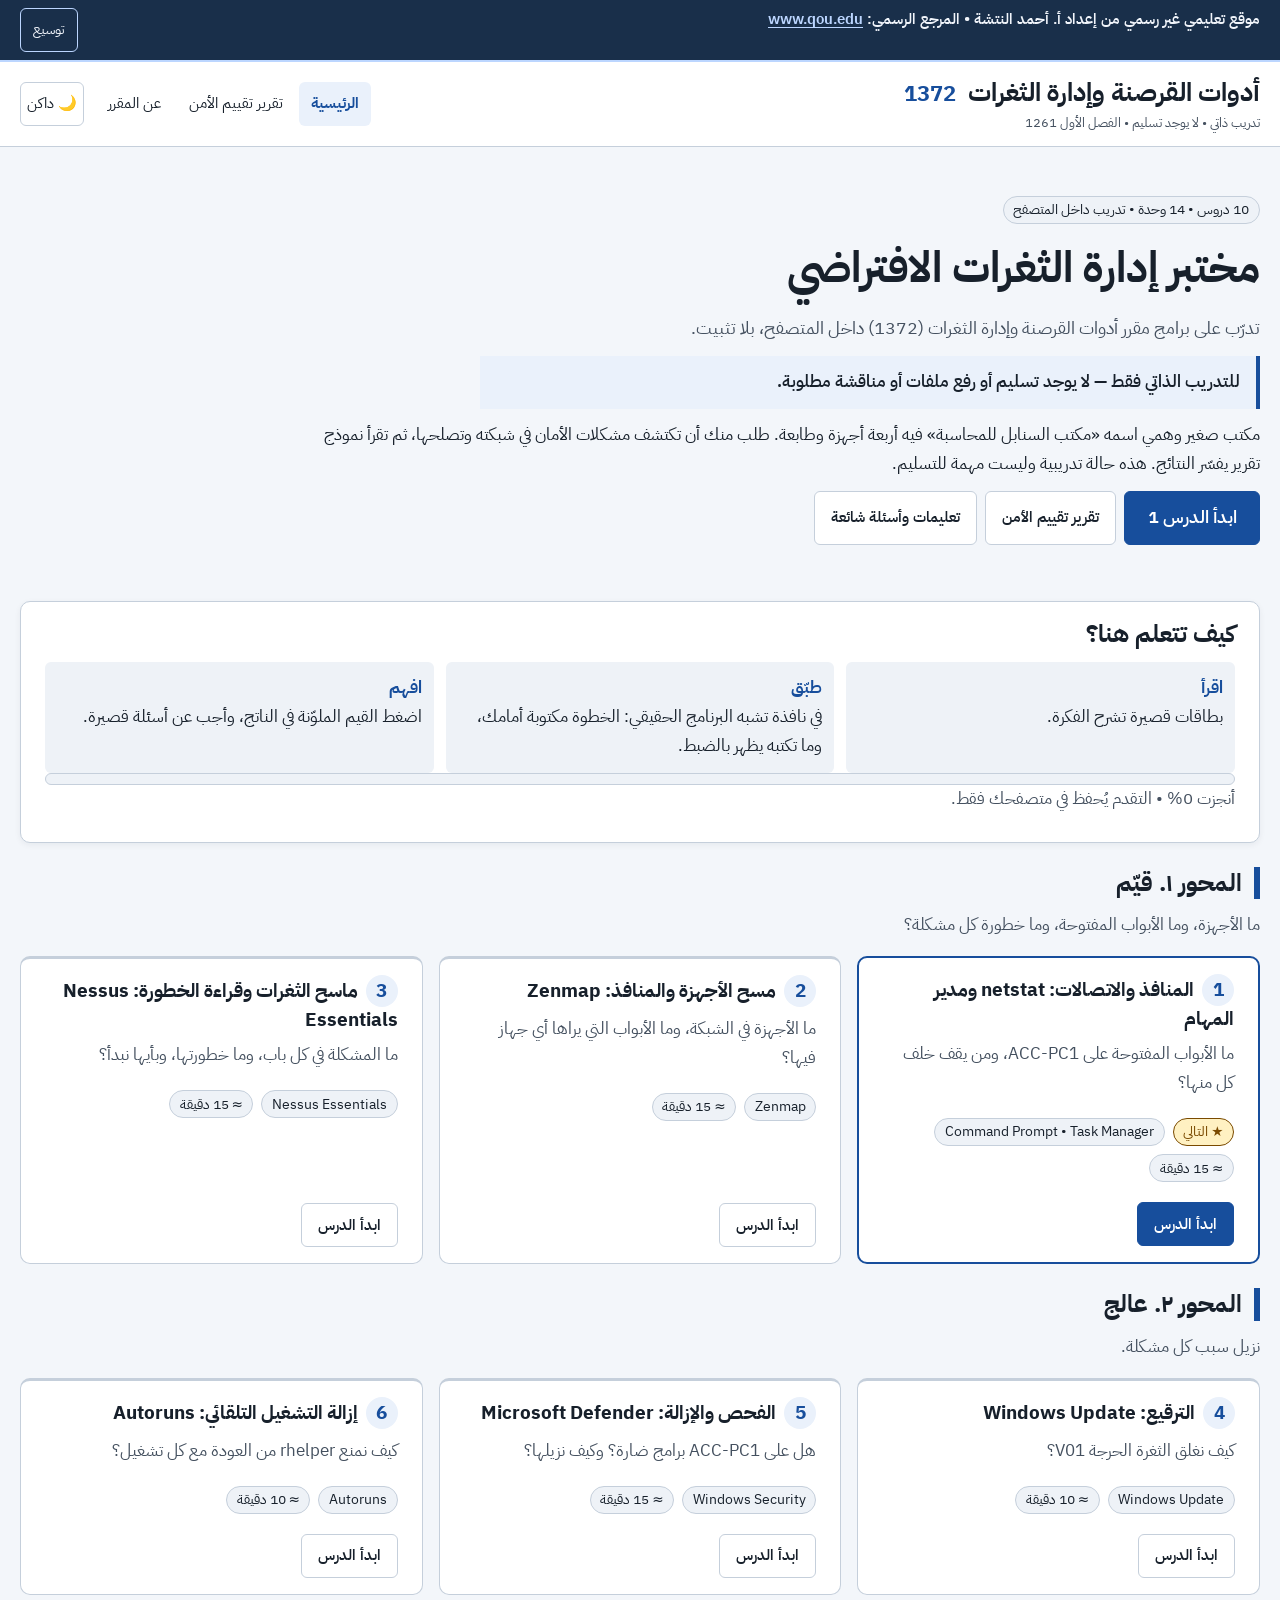
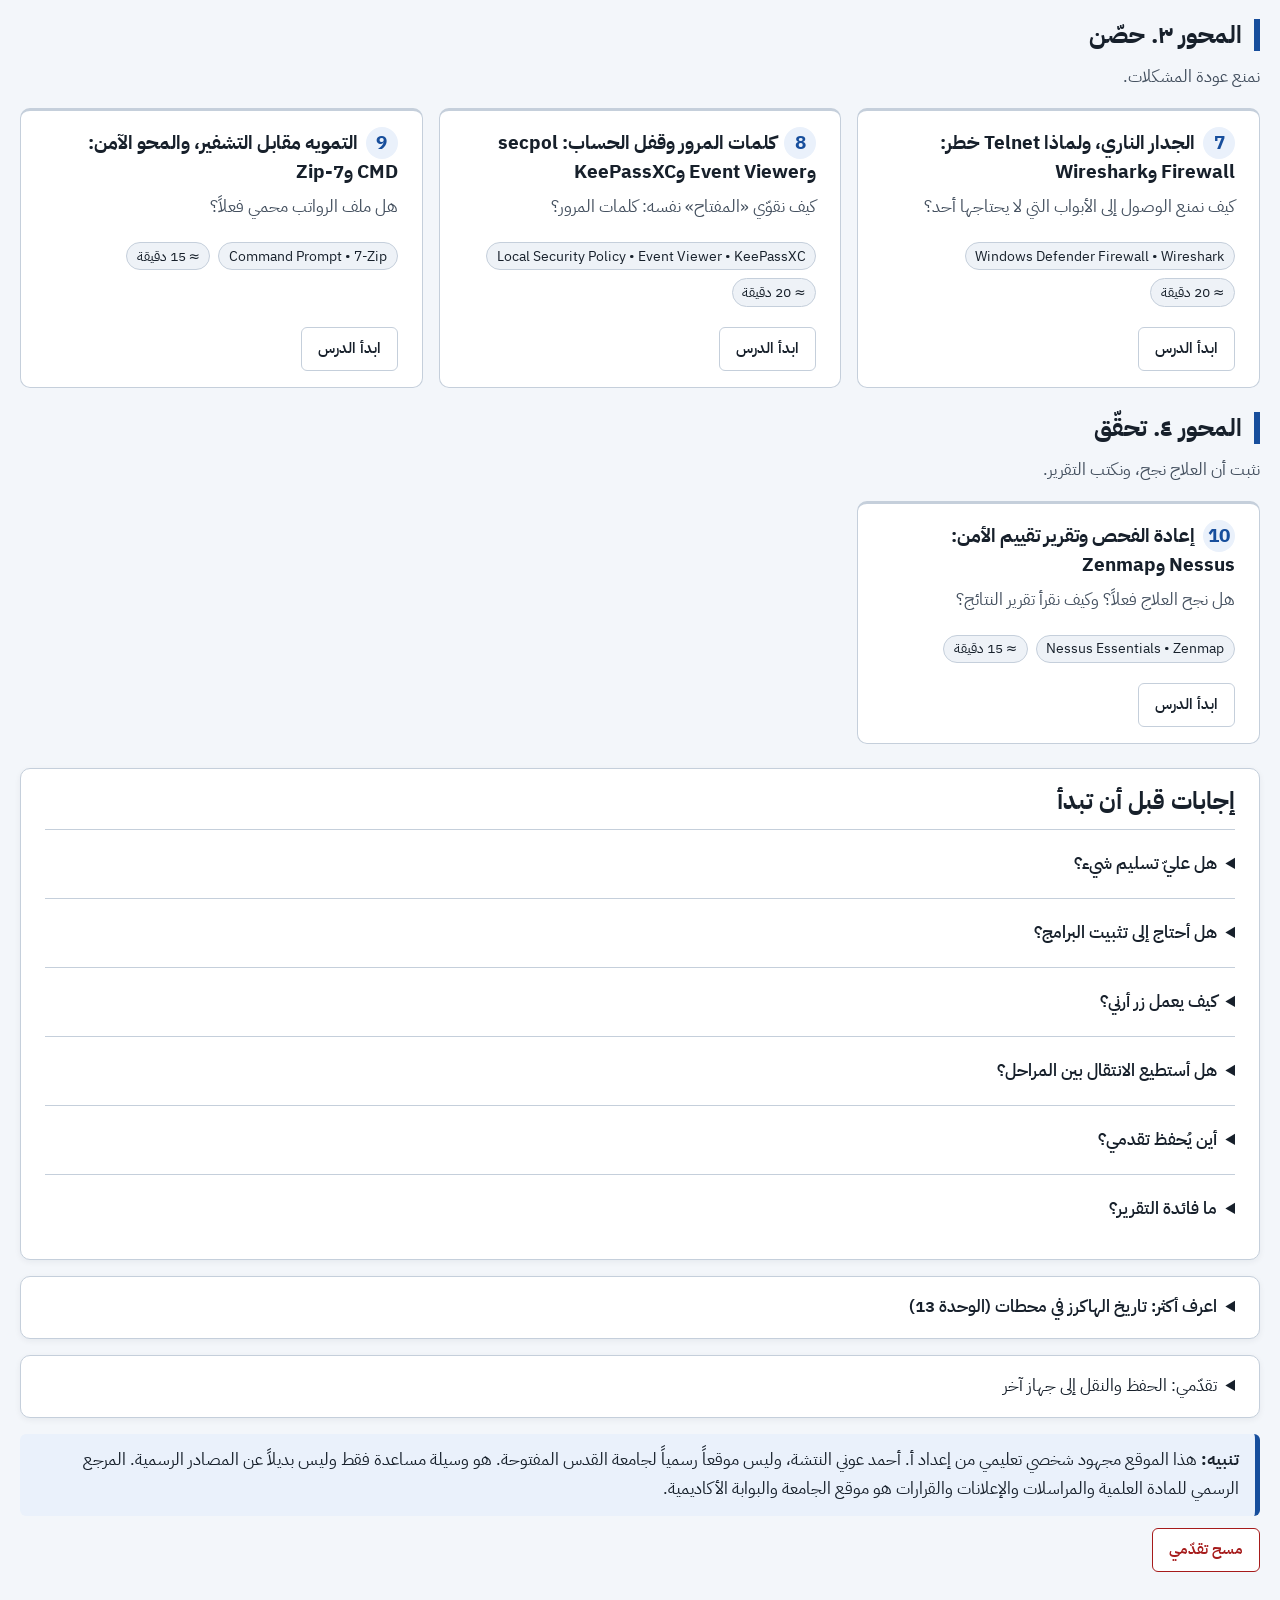
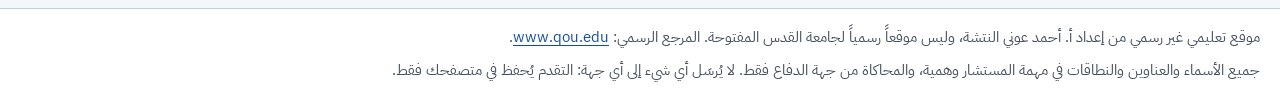
<file: index.html>
<!doctype html>
<html lang="ar" dir="rtl">
<head>
  <meta charset="utf-8">
  <meta name="viewport" content="width=device-width, initial-scale=1">
  <meta http-equiv="Content-Security-Policy" content="default-src 'self'; script-src 'self'; style-src 'self'; img-src 'self' data:; font-src 'self'">
  <title>الرئيسية — مختبر إدارة الثغرات الافتراضي</title>
  <meta name="description" content="محاكاة تعليمية غير رسمية لأدوات الجانب العملي لمقرر أدوات القرصنة وإدارة الثغرات (1372)، من جهة الدفاع فقط.">
  <link rel="icon" href="data:image/svg+xml,%3Csvg xmlns=%27http://www.w3.org/2000/svg%27 viewBox=%270 0 32 32%27%3E%3Cpath d=%27M16 3l11 4v8c0 7-5 12-11 14C10 27 5 22 5 15V7z%27 fill=%27none%27 stroke=%27%231d4ed8%27 stroke-width=%273%27/%3E%3Cpath d=%27M11 16l4 4 7-8%27 fill=%27none%27 stroke=%27%231d4ed8%27 stroke-width=%273%27/%3E%3C/svg%3E">
  <link rel="stylesheet" href="css/fonts.css?v=718760122f7f">
  <link rel="stylesheet" href="css/tokens.css?v=96bf70b5dad7">
  <link rel="stylesheet" href="css/base.css?v=7f89a3940e64">
  <link rel="stylesheet" href="css/components.css?v=40e0ebbf9280">
  <link rel="stylesheet" href="css/windows.css?v=13bac5cd3489">
</head>
<body data-page="home">
  <a class="skip-link" href="#main">تخطَّ إلى المحتوى</a>
  <div class="unofficial-banner is-folded" role="region" aria-label="تنبيه: موقع غير رسمي">
    <div class="container">
      <div class="ub-text">
        <p class="ub-short">موقع تعليمي غير رسمي من إعداد أ. أحمد النتشة • المرجع الرسمي: <a href="https://www.qou.edu" target="_blank" rel="noopener noreferrer"><bdi>www.qou.edu</bdi></a></p>
        <p class="ub-full">هذا الموقع مجهود شخصي تعليمي من إعداد أ. أحمد عوني النتشة، وليس موقعاً رسمياً لجامعة القدس المفتوحة. هو وسيلة مساعدة فقط وليس بديلاً عن المصادر الرسمية. المرجع الرسمي للمادة العلمية والمراسلات والإعلانات والقرارات هو موقع الجامعة والبوابة الأكاديمية.</p>
      </div>
      <button type="button" data-banner-fold aria-expanded="false">توسيع</button>
    </div>
  </div>
  <header class="site-header">
    <div class="container">
      <a class="brand" href="index.html"><span class="course-heading"><span>أدوات القرصنة وإدارة الثغرات</span><bdi class="course-number" dir="ltr">1372</bdi></span><small>تدريب ذاتي • لا يوجد تسليم • الفصل الأول 1261</small></a>
      <nav class="site-nav" aria-label="التنقل الرئيسي"><a href="index.html" aria-current="page">الرئيسية</a><a href="mission.html">تقرير تقييم الأمن</a><a href="about.html">عن المقرر</a></nav>
      <button type="button" class="theme-toggle" data-theme-toggle aria-pressed="false">🌙 داكن</button>
    </div>
  </header>
  <main id="main"><div class="container" id="page-root"><div class="card loading-state" role="status"><h1>جاري تجهيز التدريب</h1><p>إن بقيت هذه الرسالة، أعد تحميل الصفحة وتأكد من اكتمال ملفات الموقع.</p><a href="index.html">العودة إلى الرئيسية</a></div><noscript>فعّل JavaScript لعرض المحاكاة؛ تعمل محلياً في المتصفح.</noscript></div></main>
  <footer class="site-footer">
    <div class="container">
      <p>موقع تعليمي غير رسمي من إعداد أ. أحمد عوني النتشة، وليس موقعاً رسمياً لجامعة القدس المفتوحة. المرجع الرسمي: <a href="https://www.qou.edu" target="_blank" rel="noopener noreferrer"><bdi>www.qou.edu</bdi></a>.</p>
      <p>جميع الأسماء والعناوين والنطاقات في مهمة المستشار وهمية، والمحاكاة من جهة الدفاع فقط. لا يُرسَل أي شيء إلى أي جهة: التقدم يُحفظ في متصفحك فقط.</p>
    </div>
  </footer>
  <script src="js/core/storage.js?v=7ae3f85cb401"></script>
  <script src="js/core/chrome.js?v=d4c9bd094467"></script>
  <script src="js/core/progress.js?v=b86893395c06"></script>
  <script src="data/case.js?v=17b1b85157ec"></script>
  <script src="content/course.js?v=3d9704c5e077"></script>
  <script src="content/mission.js?v=ff3018bf3ab8"></script>
  <script src="content/lessons-index.js?v=ca0cf1978086"></script>
  <script src="js/core/pages.js?v=ed8b65d16ba9"></script>
</body>
</html>
</file>
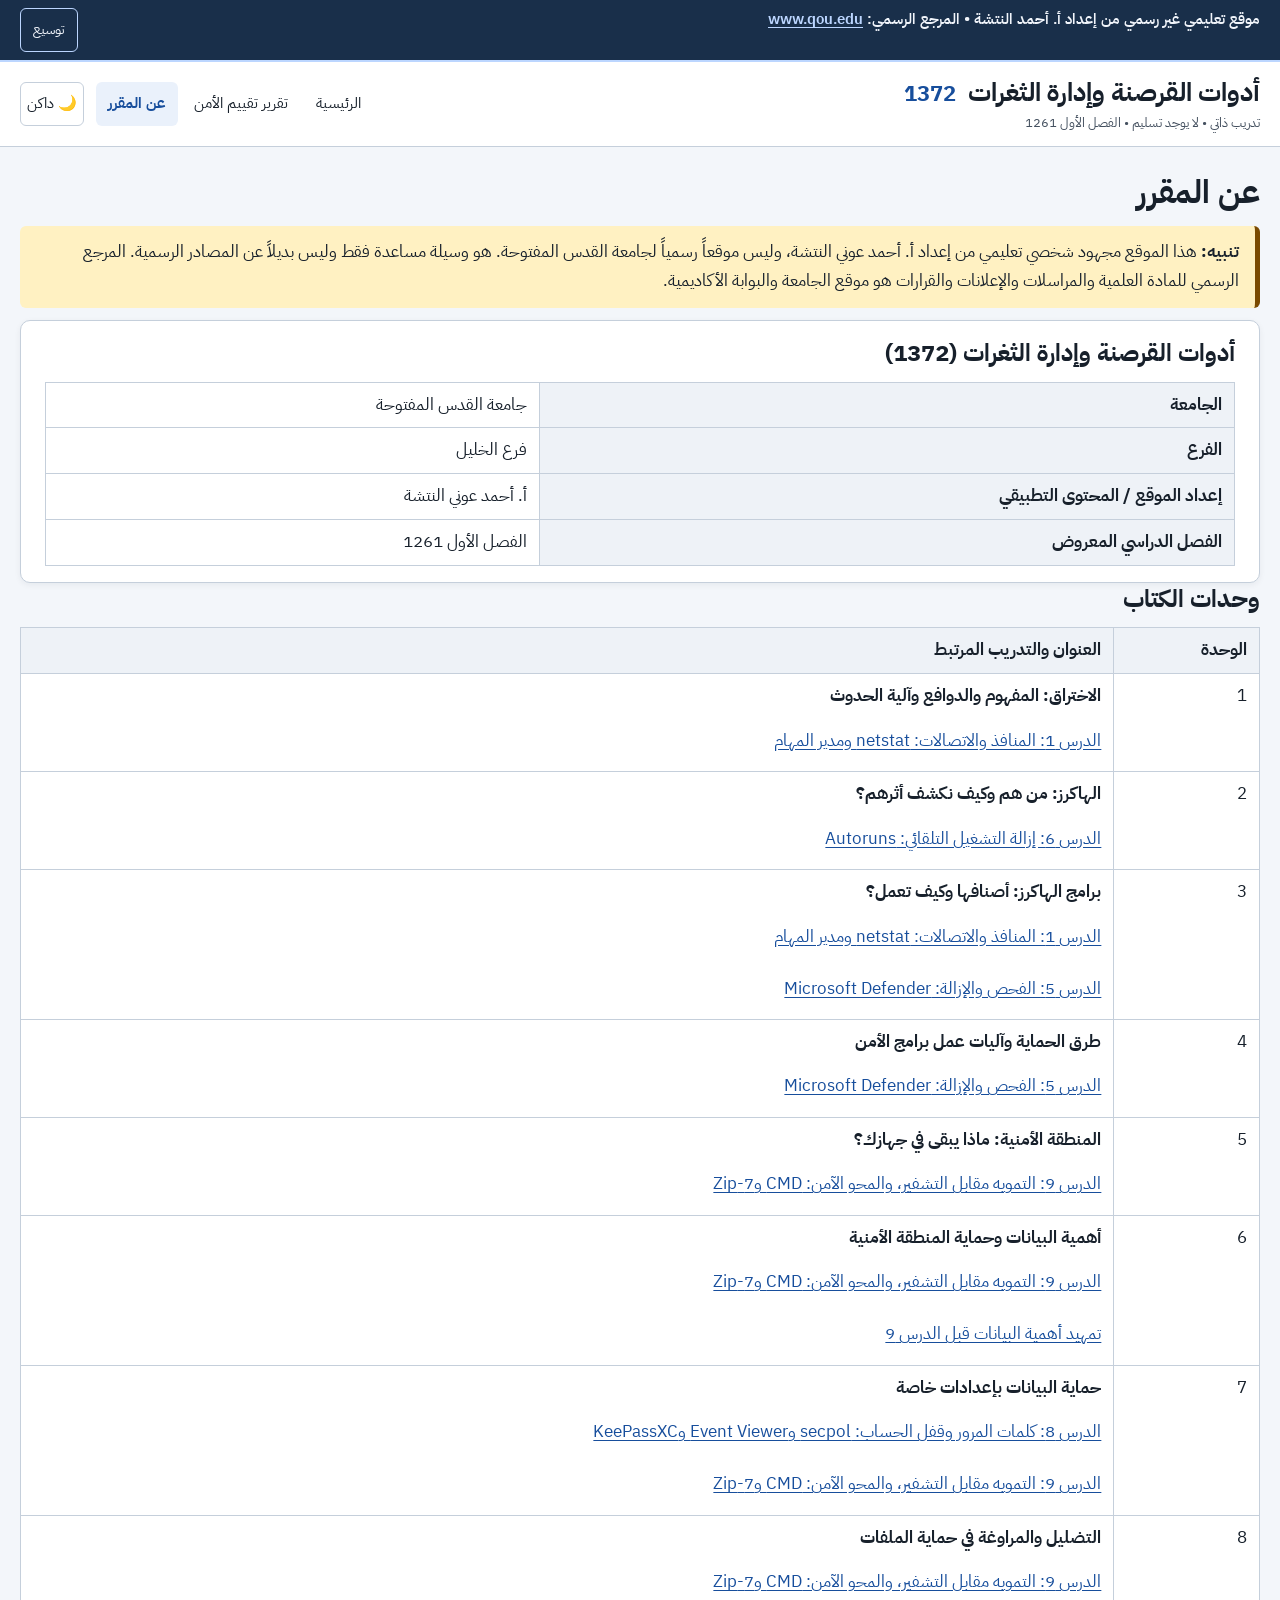
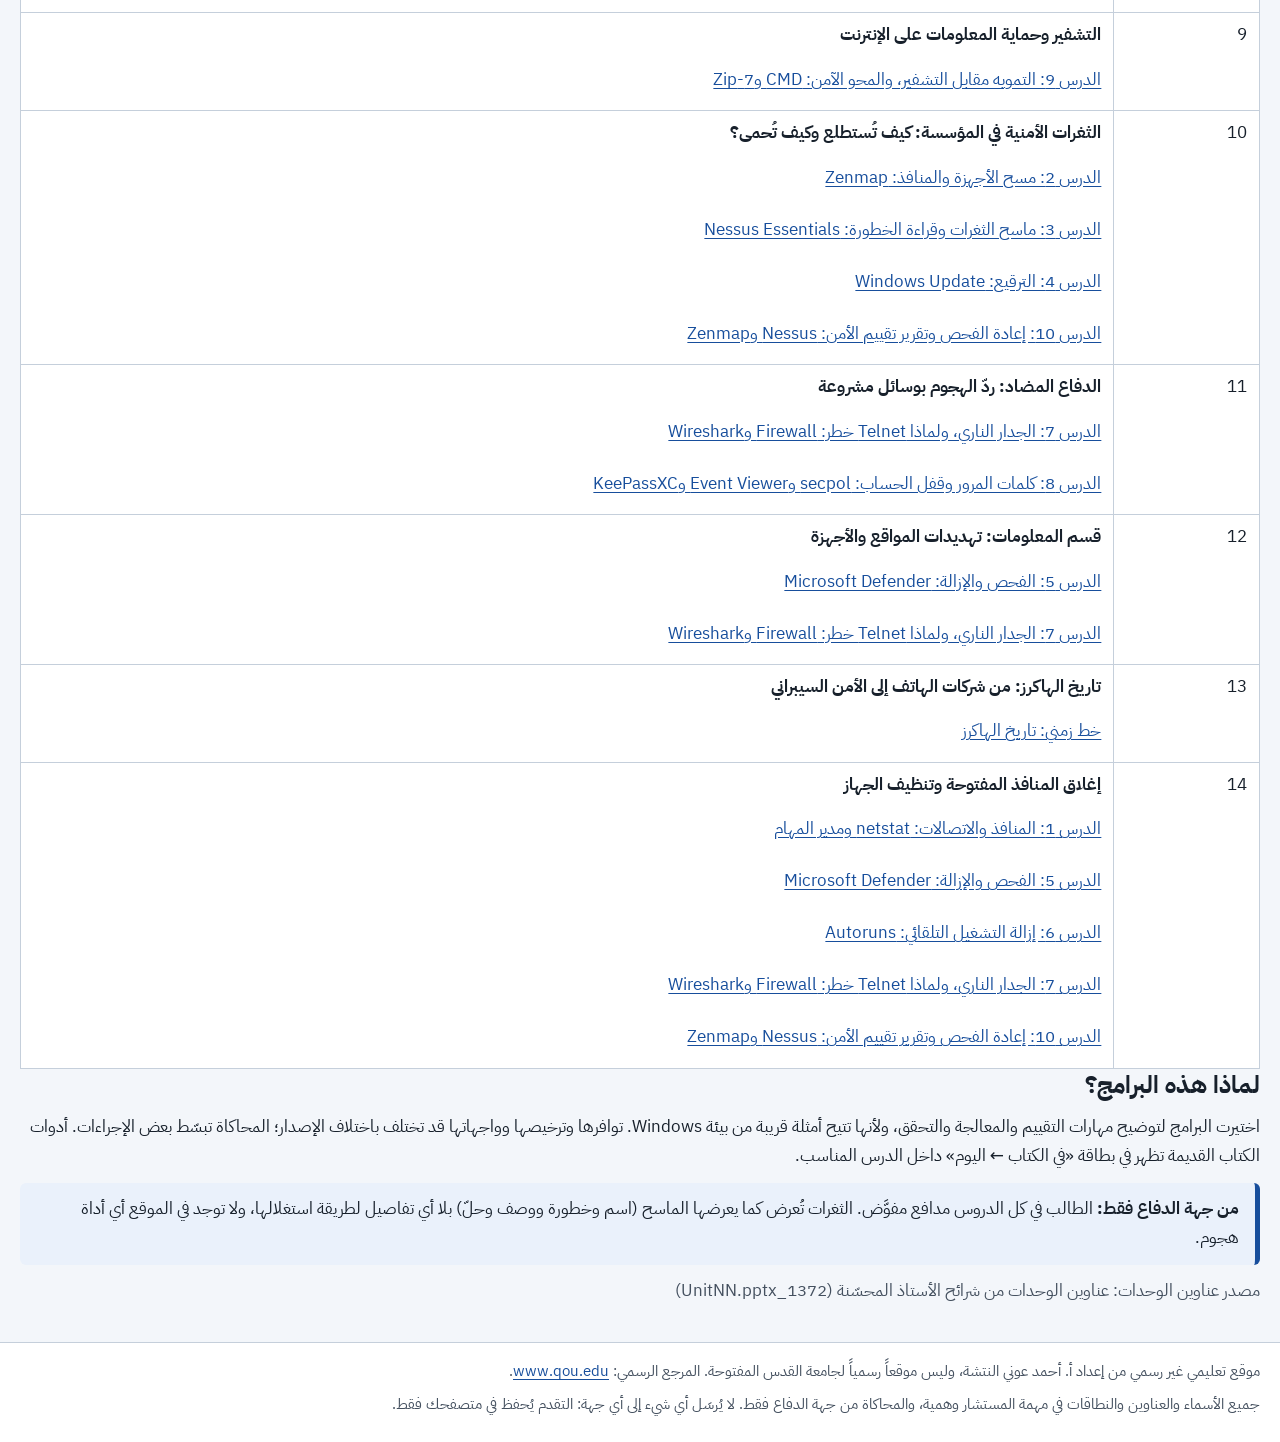
<file: about.html>
<!doctype html>
<html lang="ar" dir="rtl">
<head>
  <meta charset="utf-8">
  <meta name="viewport" content="width=device-width, initial-scale=1">
  <meta http-equiv="Content-Security-Policy" content="default-src 'self'; script-src 'self'; style-src 'self'; img-src 'self' data:; font-src 'self'">
  <title>عن المقرر — مختبر إدارة الثغرات الافتراضي</title>
  <meta name="description" content="محاكاة تعليمية غير رسمية لأدوات الجانب العملي لمقرر أدوات القرصنة وإدارة الثغرات (1372)، من جهة الدفاع فقط.">
  <link rel="icon" href="data:image/svg+xml,%3Csvg xmlns=%27http://www.w3.org/2000/svg%27 viewBox=%270 0 32 32%27%3E%3Cpath d=%27M16 3l11 4v8c0 7-5 12-11 14C10 27 5 22 5 15V7z%27 fill=%27none%27 stroke=%27%231d4ed8%27 stroke-width=%273%27/%3E%3Cpath d=%27M11 16l4 4 7-8%27 fill=%27none%27 stroke=%27%231d4ed8%27 stroke-width=%273%27/%3E%3C/svg%3E">
  <link rel="stylesheet" href="css/fonts.css?v=718760122f7f">
  <link rel="stylesheet" href="css/tokens.css?v=96bf70b5dad7">
  <link rel="stylesheet" href="css/base.css?v=7f89a3940e64">
  <link rel="stylesheet" href="css/components.css?v=40e0ebbf9280">
  <link rel="stylesheet" href="css/windows.css?v=13bac5cd3489">
</head>
<body data-page="about">
  <a class="skip-link" href="#main">تخطَّ إلى المحتوى</a>
  <div class="unofficial-banner is-folded" role="region" aria-label="تنبيه: موقع غير رسمي">
    <div class="container">
      <div class="ub-text">
        <p class="ub-short">موقع تعليمي غير رسمي من إعداد أ. أحمد النتشة • المرجع الرسمي: <a href="https://www.qou.edu" target="_blank" rel="noopener noreferrer"><bdi>www.qou.edu</bdi></a></p>
        <p class="ub-full">هذا الموقع مجهود شخصي تعليمي من إعداد أ. أحمد عوني النتشة، وليس موقعاً رسمياً لجامعة القدس المفتوحة. هو وسيلة مساعدة فقط وليس بديلاً عن المصادر الرسمية. المرجع الرسمي للمادة العلمية والمراسلات والإعلانات والقرارات هو موقع الجامعة والبوابة الأكاديمية.</p>
      </div>
      <button type="button" data-banner-fold aria-expanded="false">توسيع</button>
    </div>
  </div>
  <header class="site-header">
    <div class="container">
      <a class="brand" href="index.html"><span class="course-heading"><span>أدوات القرصنة وإدارة الثغرات</span><bdi class="course-number" dir="ltr">1372</bdi></span><small>تدريب ذاتي • لا يوجد تسليم • الفصل الأول 1261</small></a>
      <nav class="site-nav" aria-label="التنقل الرئيسي"><a href="index.html">الرئيسية</a><a href="mission.html">تقرير تقييم الأمن</a><a href="about.html" aria-current="page">عن المقرر</a></nav>
      <button type="button" class="theme-toggle" data-theme-toggle aria-pressed="false">🌙 داكن</button>
    </div>
  </header>
  <main id="main"><div class="container" id="page-root"><div class="card loading-state" role="status"><h1>جاري تجهيز التدريب</h1><p>إن بقيت هذه الرسالة، أعد تحميل الصفحة وتأكد من اكتمال ملفات الموقع.</p><a href="index.html">العودة إلى الرئيسية</a></div><noscript>فعّل JavaScript لعرض المحاكاة؛ تعمل محلياً في المتصفح.</noscript></div></main>
  <footer class="site-footer">
    <div class="container">
      <p>موقع تعليمي غير رسمي من إعداد أ. أحمد عوني النتشة، وليس موقعاً رسمياً لجامعة القدس المفتوحة. المرجع الرسمي: <a href="https://www.qou.edu" target="_blank" rel="noopener noreferrer"><bdi>www.qou.edu</bdi></a>.</p>
      <p>جميع الأسماء والعناوين والنطاقات في مهمة المستشار وهمية، والمحاكاة من جهة الدفاع فقط. لا يُرسَل أي شيء إلى أي جهة: التقدم يُحفظ في متصفحك فقط.</p>
    </div>
  </footer>
  <script src="js/core/storage.js?v=7ae3f85cb401"></script>
  <script src="js/core/chrome.js?v=d4c9bd094467"></script>
  <script src="js/core/progress.js?v=b86893395c06"></script>
  <script src="data/case.js?v=17b1b85157ec"></script>
  <script src="content/course.js?v=3d9704c5e077"></script>
  <script src="content/mission.js?v=ff3018bf3ab8"></script>
  <script src="content/lessons-index.js?v=ca0cf1978086"></script>
  <script src="js/core/pages.js?v=ed8b65d16ba9"></script>
</body>
</html>
</file>
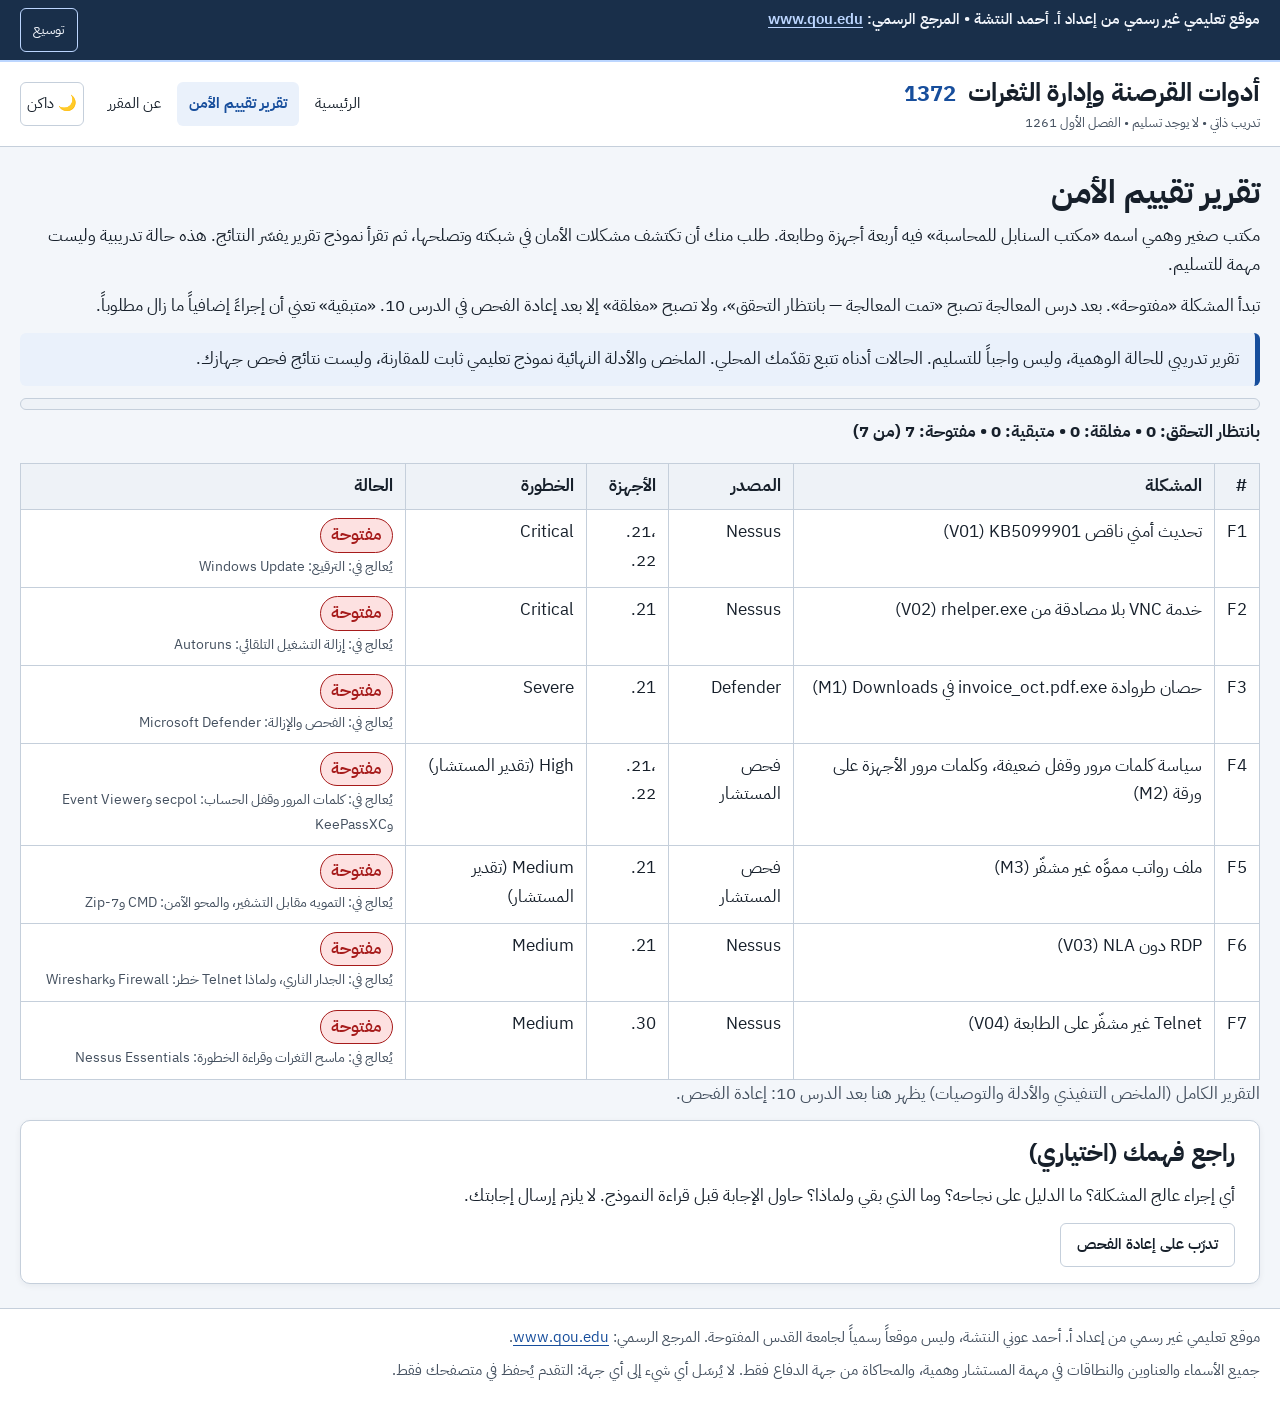
<file: mission.html>
<!doctype html>
<html lang="ar" dir="rtl">
<head>
  <meta charset="utf-8">
  <meta name="viewport" content="width=device-width, initial-scale=1">
  <meta http-equiv="Content-Security-Policy" content="default-src 'self'; script-src 'self'; style-src 'self'; img-src 'self' data:; font-src 'self'">
  <title>تقرير تقييم الأمن — مختبر إدارة الثغرات الافتراضي</title>
  <meta name="description" content="محاكاة تعليمية غير رسمية لأدوات الجانب العملي لمقرر أدوات القرصنة وإدارة الثغرات (1372)، من جهة الدفاع فقط.">
  <link rel="icon" href="data:image/svg+xml,%3Csvg xmlns=%27http://www.w3.org/2000/svg%27 viewBox=%270 0 32 32%27%3E%3Cpath d=%27M16 3l11 4v8c0 7-5 12-11 14C10 27 5 22 5 15V7z%27 fill=%27none%27 stroke=%27%231d4ed8%27 stroke-width=%273%27/%3E%3Cpath d=%27M11 16l4 4 7-8%27 fill=%27none%27 stroke=%27%231d4ed8%27 stroke-width=%273%27/%3E%3C/svg%3E">
  <link rel="stylesheet" href="css/fonts.css?v=718760122f7f">
  <link rel="stylesheet" href="css/tokens.css?v=96bf70b5dad7">
  <link rel="stylesheet" href="css/base.css?v=7f89a3940e64">
  <link rel="stylesheet" href="css/components.css?v=40e0ebbf9280">
  <link rel="stylesheet" href="css/windows.css?v=13bac5cd3489">
</head>
<body data-page="mission">
  <a class="skip-link" href="#main">تخطَّ إلى المحتوى</a>
  <div class="unofficial-banner is-folded" role="region" aria-label="تنبيه: موقع غير رسمي">
    <div class="container">
      <div class="ub-text">
        <p class="ub-short">موقع تعليمي غير رسمي من إعداد أ. أحمد النتشة • المرجع الرسمي: <a href="https://www.qou.edu" target="_blank" rel="noopener noreferrer"><bdi>www.qou.edu</bdi></a></p>
        <p class="ub-full">هذا الموقع مجهود شخصي تعليمي من إعداد أ. أحمد عوني النتشة، وليس موقعاً رسمياً لجامعة القدس المفتوحة. هو وسيلة مساعدة فقط وليس بديلاً عن المصادر الرسمية. المرجع الرسمي للمادة العلمية والمراسلات والإعلانات والقرارات هو موقع الجامعة والبوابة الأكاديمية.</p>
      </div>
      <button type="button" data-banner-fold aria-expanded="false">توسيع</button>
    </div>
  </div>
  <header class="site-header">
    <div class="container">
      <a class="brand" href="index.html"><span class="course-heading"><span>أدوات القرصنة وإدارة الثغرات</span><bdi class="course-number" dir="ltr">1372</bdi></span><small>تدريب ذاتي • لا يوجد تسليم • الفصل الأول 1261</small></a>
      <nav class="site-nav" aria-label="التنقل الرئيسي"><a href="index.html">الرئيسية</a><a href="mission.html" aria-current="page">تقرير تقييم الأمن</a><a href="about.html">عن المقرر</a></nav>
      <button type="button" class="theme-toggle" data-theme-toggle aria-pressed="false">🌙 داكن</button>
    </div>
  </header>
  <main id="main"><div class="container" id="page-root"><div class="card loading-state" role="status"><h1>جاري تجهيز التدريب</h1><p>إن بقيت هذه الرسالة، أعد تحميل الصفحة وتأكد من اكتمال ملفات الموقع.</p><a href="index.html">العودة إلى الرئيسية</a></div><noscript>فعّل JavaScript لعرض المحاكاة؛ تعمل محلياً في المتصفح.</noscript></div></main>
  <footer class="site-footer">
    <div class="container">
      <p>موقع تعليمي غير رسمي من إعداد أ. أحمد عوني النتشة، وليس موقعاً رسمياً لجامعة القدس المفتوحة. المرجع الرسمي: <a href="https://www.qou.edu" target="_blank" rel="noopener noreferrer"><bdi>www.qou.edu</bdi></a>.</p>
      <p>جميع الأسماء والعناوين والنطاقات في مهمة المستشار وهمية، والمحاكاة من جهة الدفاع فقط. لا يُرسَل أي شيء إلى أي جهة: التقدم يُحفظ في متصفحك فقط.</p>
    </div>
  </footer>
  <script src="js/core/storage.js?v=7ae3f85cb401"></script>
  <script src="js/core/chrome.js?v=d4c9bd094467"></script>
  <script src="js/core/progress.js?v=b86893395c06"></script>
  <script src="data/case.js?v=17b1b85157ec"></script>
  <script src="content/course.js?v=3d9704c5e077"></script>
  <script src="content/mission.js?v=ff3018bf3ab8"></script>
  <script src="content/lessons-index.js?v=ca0cf1978086"></script>
  <script src="js/core/pages.js?v=ed8b65d16ba9"></script>
</body>
</html>
</file>
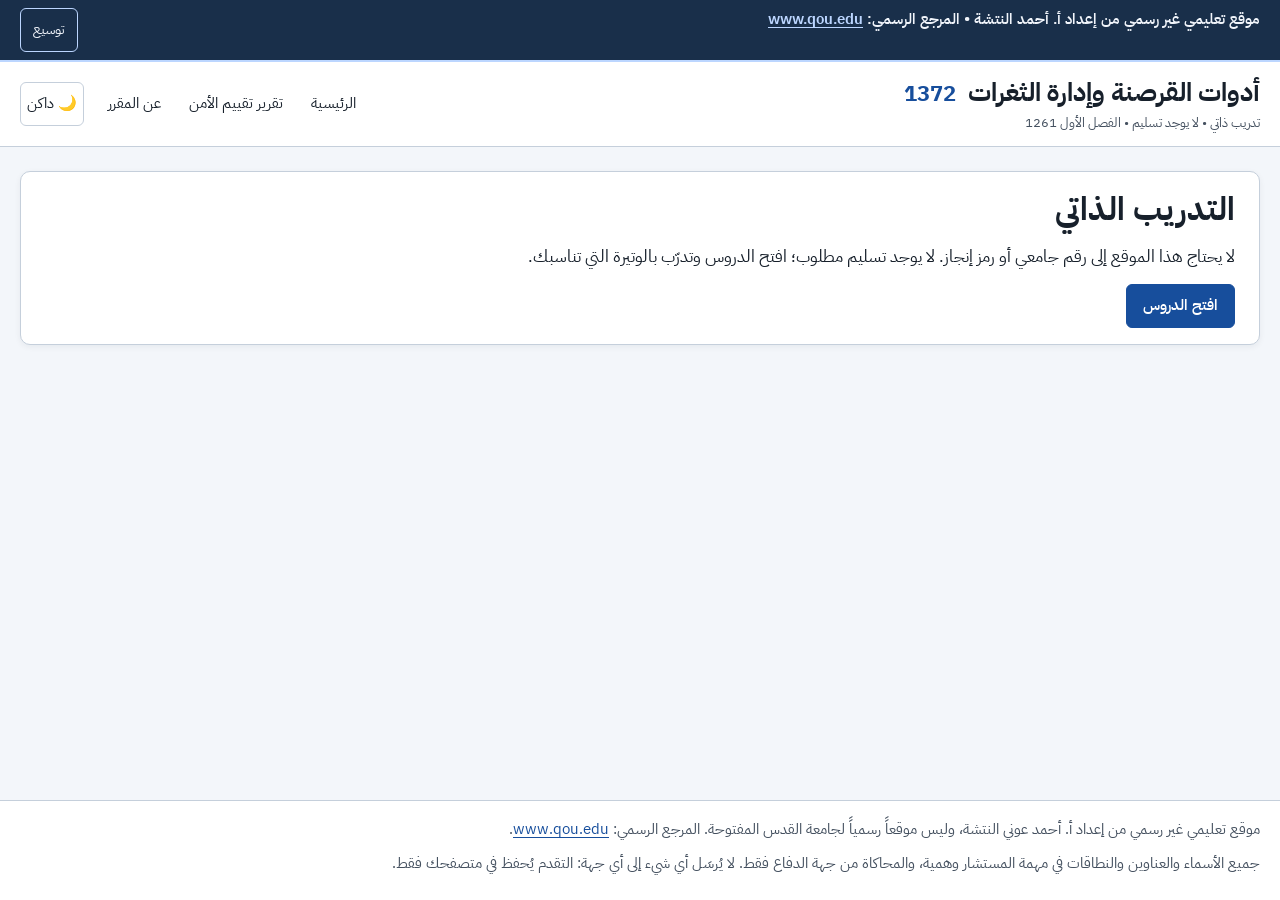
<file: verify.html>
<!doctype html>
<html lang="ar" dir="rtl">
<head>
  <meta charset="utf-8">
  <meta name="viewport" content="width=device-width, initial-scale=1">
  <meta http-equiv="Content-Security-Policy" content="default-src 'self'; script-src 'self'; style-src 'self'; img-src 'self' data:; font-src 'self'">
  <title>التحقق من رمز الإنجاز — مختبر إدارة الثغرات الافتراضي</title>
  <meta name="description" content="محاكاة تعليمية غير رسمية لأدوات الجانب العملي لمقرر أدوات القرصنة وإدارة الثغرات (1372)، من جهة الدفاع فقط.">
  <link rel="icon" href="data:image/svg+xml,%3Csvg xmlns=%27http://www.w3.org/2000/svg%27 viewBox=%270 0 32 32%27%3E%3Cpath d=%27M16 3l11 4v8c0 7-5 12-11 14C10 27 5 22 5 15V7z%27 fill=%27none%27 stroke=%27%231d4ed8%27 stroke-width=%273%27/%3E%3Cpath d=%27M11 16l4 4 7-8%27 fill=%27none%27 stroke=%27%231d4ed8%27 stroke-width=%273%27/%3E%3C/svg%3E">
  <link rel="stylesheet" href="css/fonts.css?v=718760122f7f">
  <link rel="stylesheet" href="css/tokens.css?v=96bf70b5dad7">
  <link rel="stylesheet" href="css/base.css?v=7f89a3940e64">
  <link rel="stylesheet" href="css/components.css?v=40e0ebbf9280">
  <link rel="stylesheet" href="css/windows.css?v=13bac5cd3489">
</head>
<body data-page="verify">
  <a class="skip-link" href="#main">تخطَّ إلى المحتوى</a>
  <div class="unofficial-banner is-folded" role="region" aria-label="تنبيه: موقع غير رسمي">
    <div class="container">
      <div class="ub-text">
        <p class="ub-short">موقع تعليمي غير رسمي من إعداد أ. أحمد النتشة • المرجع الرسمي: <a href="https://www.qou.edu" target="_blank" rel="noopener noreferrer"><bdi>www.qou.edu</bdi></a></p>
        <p class="ub-full">هذا الموقع مجهود شخصي تعليمي من إعداد أ. أحمد عوني النتشة، وليس موقعاً رسمياً لجامعة القدس المفتوحة. هو وسيلة مساعدة فقط وليس بديلاً عن المصادر الرسمية. المرجع الرسمي للمادة العلمية والمراسلات والإعلانات والقرارات هو موقع الجامعة والبوابة الأكاديمية.</p>
      </div>
      <button type="button" data-banner-fold aria-expanded="false">توسيع</button>
    </div>
  </div>
  <header class="site-header">
    <div class="container">
      <a class="brand" href="index.html"><span class="course-heading"><span>أدوات القرصنة وإدارة الثغرات</span><bdi class="course-number" dir="ltr">1372</bdi></span><small>تدريب ذاتي • لا يوجد تسليم • الفصل الأول 1261</small></a>
      <nav class="site-nav" aria-label="التنقل الرئيسي"><a href="index.html">الرئيسية</a><a href="mission.html">تقرير تقييم الأمن</a><a href="about.html">عن المقرر</a></nav>
      <button type="button" class="theme-toggle" data-theme-toggle aria-pressed="false">🌙 داكن</button>
    </div>
  </header>
  <main id="main"><div class="container" id="page-root"><div class="card loading-state" role="status"><h1>جاري تجهيز التدريب</h1><p>إن بقيت هذه الرسالة، أعد تحميل الصفحة وتأكد من اكتمال ملفات الموقع.</p><a href="index.html">العودة إلى الرئيسية</a></div><noscript>فعّل JavaScript لعرض المحاكاة؛ تعمل محلياً في المتصفح.</noscript></div></main>
  <footer class="site-footer">
    <div class="container">
      <p>موقع تعليمي غير رسمي من إعداد أ. أحمد عوني النتشة، وليس موقعاً رسمياً لجامعة القدس المفتوحة. المرجع الرسمي: <a href="https://www.qou.edu" target="_blank" rel="noopener noreferrer"><bdi>www.qou.edu</bdi></a>.</p>
      <p>جميع الأسماء والعناوين والنطاقات في مهمة المستشار وهمية، والمحاكاة من جهة الدفاع فقط. لا يُرسَل أي شيء إلى أي جهة: التقدم يُحفظ في متصفحك فقط.</p>
    </div>
  </footer>
  <script src="js/core/storage.js?v=7ae3f85cb401"></script>
  <script src="js/core/chrome.js?v=d4c9bd094467"></script>
  <script src="js/core/progress.js?v=b86893395c06"></script>
  <script src="data/case.js?v=17b1b85157ec"></script>
  <script src="content/course.js?v=3d9704c5e077"></script>
  <script src="content/mission.js?v=ff3018bf3ab8"></script>
  <script src="content/lessons-index.js?v=ca0cf1978086"></script>
  <script src="js/core/pages.js?v=ed8b65d16ba9"></script>
</body>
</html>
</file>
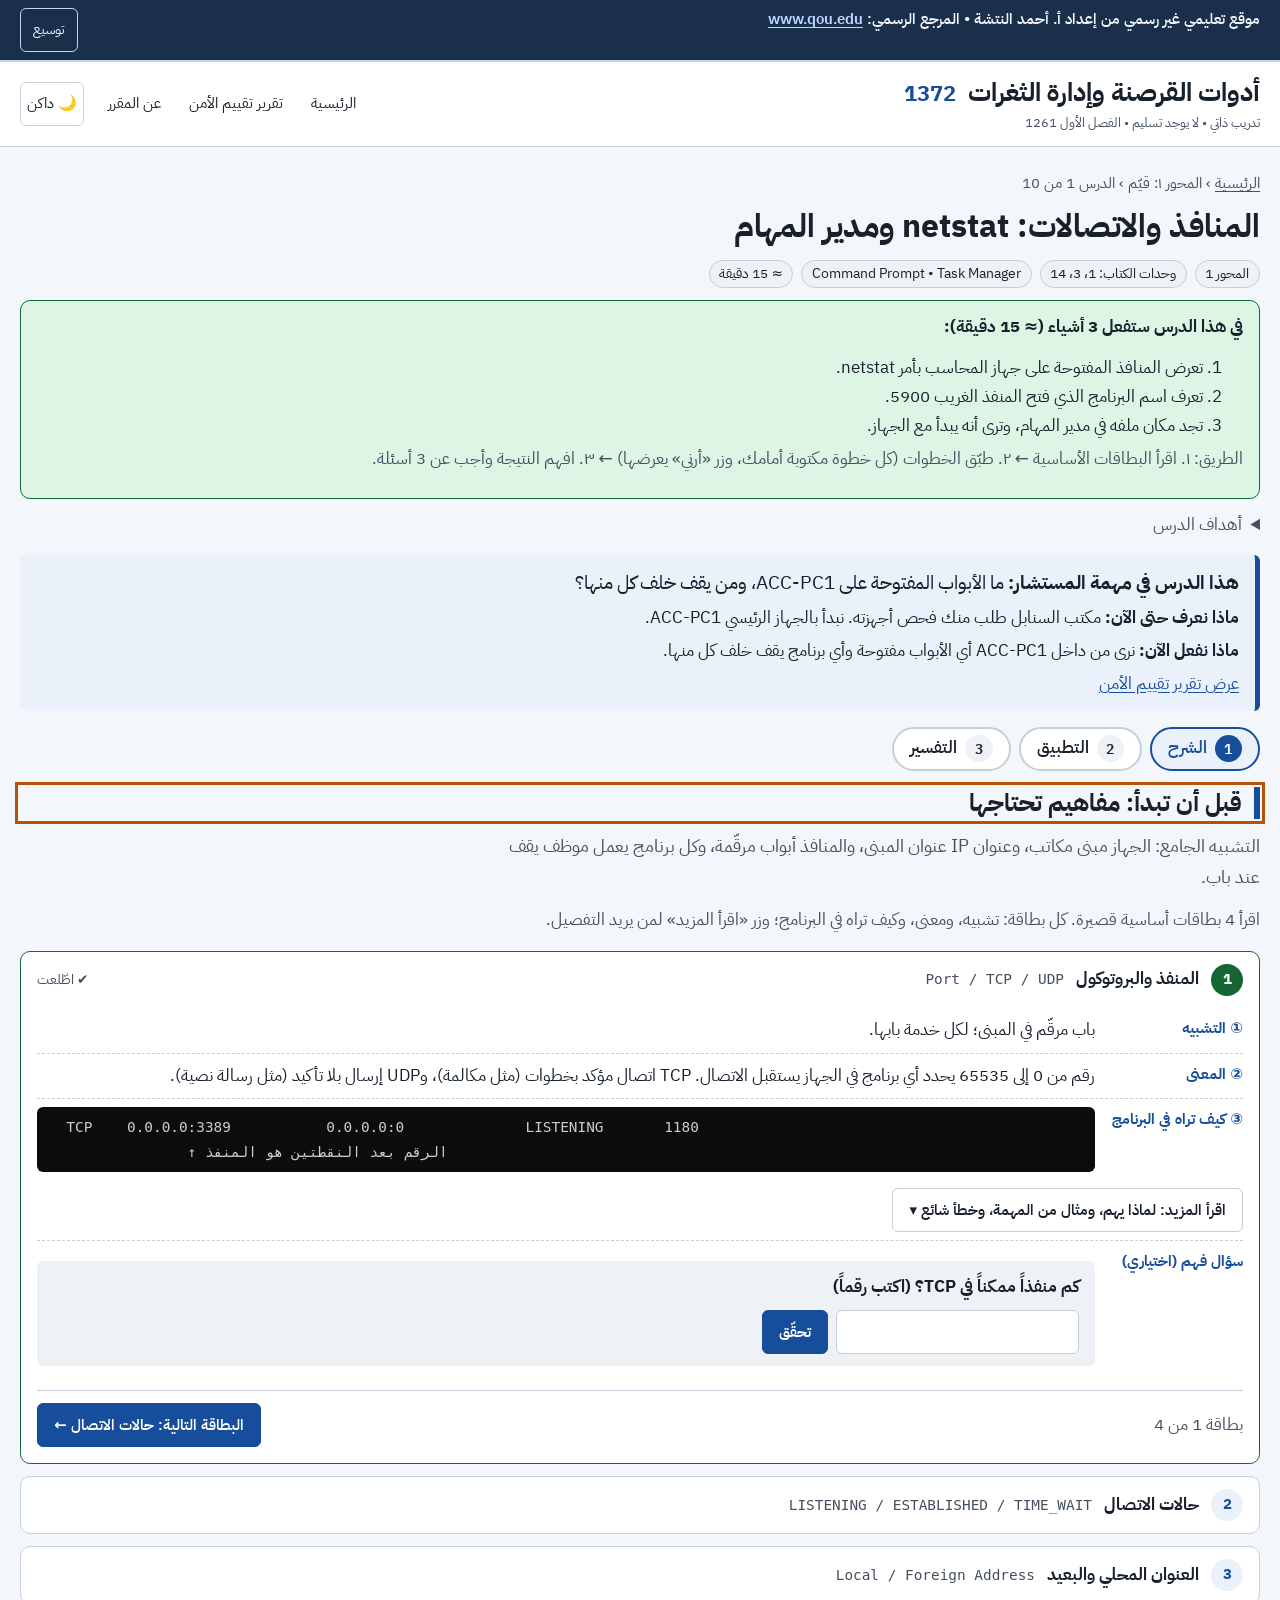
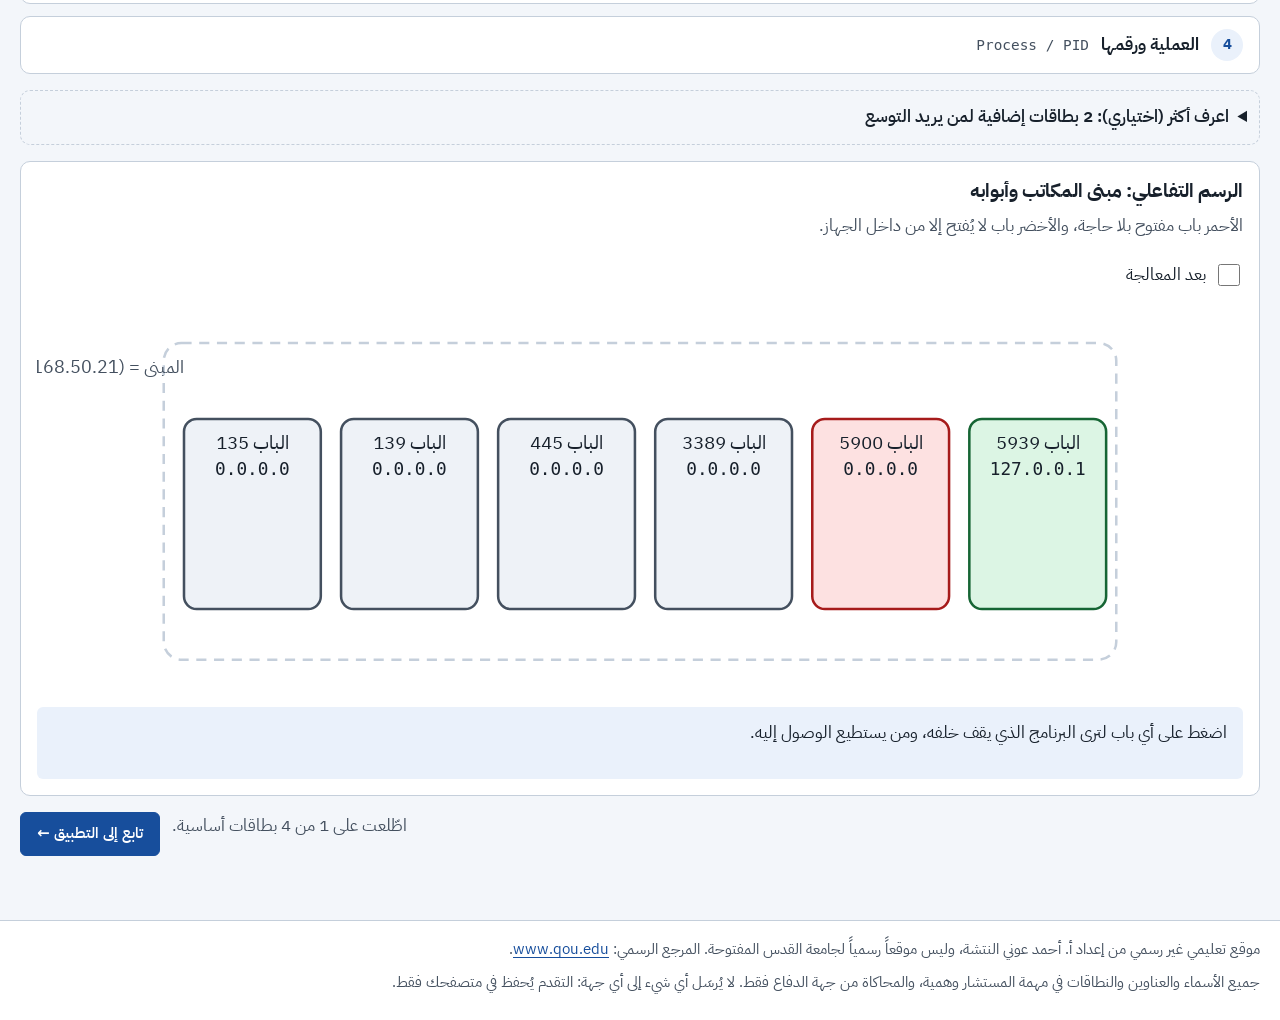
<file: labs/l1-ports.html>
<!doctype html>
<html lang="ar" dir="rtl">
<head>
  <meta charset="utf-8">
  <meta name="viewport" content="width=device-width, initial-scale=1">
  <meta http-equiv="Content-Security-Policy" content="default-src 'self'; script-src 'self'; style-src 'self'; img-src 'self' data:; font-src 'self'">
  <title>المنافذ والاتصالات: netstat ومدير المهام — مختبر إدارة الثغرات الافتراضي</title>
  <meta name="description" content="محاكاة تعليمية غير رسمية لأدوات الجانب العملي لمقرر أدوات القرصنة وإدارة الثغرات (1372)، من جهة الدفاع فقط.">
  <link rel="icon" href="data:image/svg+xml,%3Csvg xmlns=%27http://www.w3.org/2000/svg%27 viewBox=%270 0 32 32%27%3E%3Cpath d=%27M16 3l11 4v8c0 7-5 12-11 14C10 27 5 22 5 15V7z%27 fill=%27none%27 stroke=%27%231d4ed8%27 stroke-width=%273%27/%3E%3Cpath d=%27M11 16l4 4 7-8%27 fill=%27none%27 stroke=%27%231d4ed8%27 stroke-width=%273%27/%3E%3C/svg%3E">
  <link rel="stylesheet" href="../css/fonts.css?v=718760122f7f">
  <link rel="stylesheet" href="../css/tokens.css?v=96bf70b5dad7">
  <link rel="stylesheet" href="../css/base.css?v=7f89a3940e64">
  <link rel="stylesheet" href="../css/components.css?v=40e0ebbf9280">
  <link rel="stylesheet" href="../css/windows.css?v=13bac5cd3489">
</head>
<body data-page="lesson" data-lesson="l1-ports">
  <a class="skip-link" href="#main">تخطَّ إلى المحتوى</a>
  <div class="unofficial-banner is-folded" role="region" aria-label="تنبيه: موقع غير رسمي">
    <div class="container">
      <div class="ub-text">
        <p class="ub-short">موقع تعليمي غير رسمي من إعداد أ. أحمد النتشة • المرجع الرسمي: <a href="https://www.qou.edu" target="_blank" rel="noopener noreferrer"><bdi>www.qou.edu</bdi></a></p>
        <p class="ub-full">هذا الموقع مجهود شخصي تعليمي من إعداد أ. أحمد عوني النتشة، وليس موقعاً رسمياً لجامعة القدس المفتوحة. هو وسيلة مساعدة فقط وليس بديلاً عن المصادر الرسمية. المرجع الرسمي للمادة العلمية والمراسلات والإعلانات والقرارات هو موقع الجامعة والبوابة الأكاديمية.</p>
      </div>
      <button type="button" data-banner-fold aria-expanded="false">توسيع</button>
    </div>
  </div>
  <header class="site-header">
    <div class="container">
      <a class="brand" href="../index.html"><span class="course-heading"><span>أدوات القرصنة وإدارة الثغرات</span><bdi class="course-number" dir="ltr">1372</bdi></span><small>تدريب ذاتي • لا يوجد تسليم • الفصل الأول 1261</small></a>
      <nav class="site-nav" aria-label="التنقل الرئيسي"><a href="../index.html">الرئيسية</a><a href="../mission.html">تقرير تقييم الأمن</a><a href="../about.html">عن المقرر</a></nav>
      <button type="button" class="theme-toggle" data-theme-toggle aria-pressed="false">🌙 داكن</button>
    </div>
  </header>
  <main id="main"><div class="container" id="lesson-root"><div class="card loading-state" role="status"><h1>جاري تجهيز التدريب</h1><p>إن بقيت هذه الرسالة، أعد تحميل الصفحة وتأكد من اكتمال ملفات الموقع.</p><a href="../index.html">العودة إلى الرئيسية</a></div><noscript>فعّل JavaScript لعرض المحاكاة؛ تعمل محلياً في المتصفح.</noscript></div></main>
  <footer class="site-footer">
    <div class="container">
      <p>موقع تعليمي غير رسمي من إعداد أ. أحمد عوني النتشة، وليس موقعاً رسمياً لجامعة القدس المفتوحة. المرجع الرسمي: <a href="https://www.qou.edu" target="_blank" rel="noopener noreferrer"><bdi>www.qou.edu</bdi></a>.</p>
      <p>جميع الأسماء والعناوين والنطاقات في مهمة المستشار وهمية، والمحاكاة من جهة الدفاع فقط. لا يُرسَل أي شيء إلى أي جهة: التقدم يُحفظ في متصفحك فقط.</p>
    </div>
  </footer>
  <script src="../js/core/storage.js?v=7ae3f85cb401"></script>
  <script src="../js/core/chrome.js?v=d4c9bd094467"></script>
  <script src="../js/core/window-manager.js?v=9dd776139029"></script>
  <script src="../js/core/terminal.js?v=3084aeef0996"></script>
  <script src="../js/core/progress.js?v=b86893395c06"></script>
  <script src="../js/core/figures.js?v=6cafa1f9f2b7"></script>
  <script src="../js/core/figures2.js?v=f25a23be1450"></script>
  <script src="../js/core/stepper.js?v=c08e26033114"></script>
  <script src="../js/core/demo.js?v=94f703f23759"></script>
  <script src="../js/core/lesson.js?v=1b63ad22fb14"></script>
  <script src="../js/tools/cmdext.js?v=0856c586b7b2"></script>
  <script src="../js/tools/cmd.js?v=36e1f7d7b24b"></script>
  <script src="../js/tools/taskmgr.js?v=70c67ca54662"></script>
  <script src="../data/case.js?v=17b1b85157ec"></script>
  <script src="../content/mission.js?v=ff3018bf3ab8"></script>
  <script src="../content/lessons-index.js?v=ca0cf1978086"></script>
  <script src="../content/lessons/l1-ports.js?v=7dd7eda8dd65"></script>
  <script src="../js/core/boot.js?v=715b2cb7ee1b"></script>
</body>
</html>
</file>
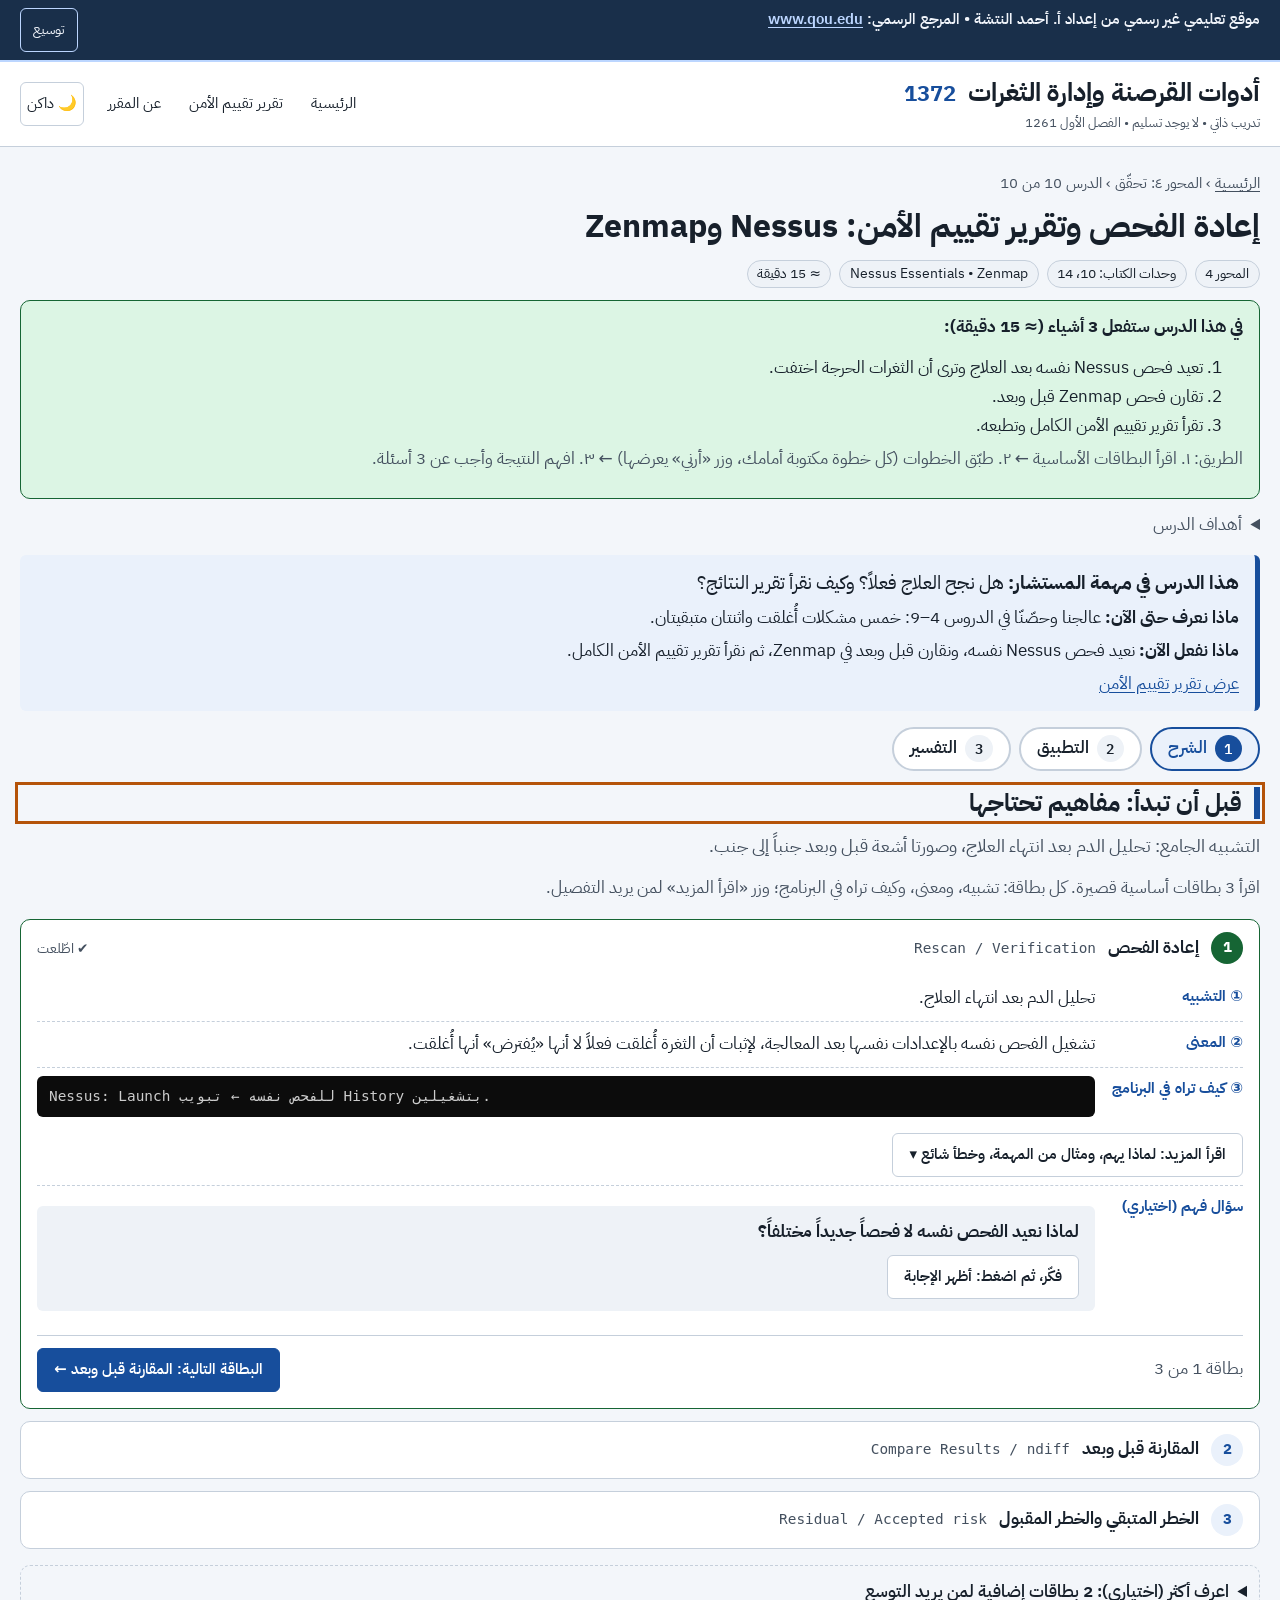
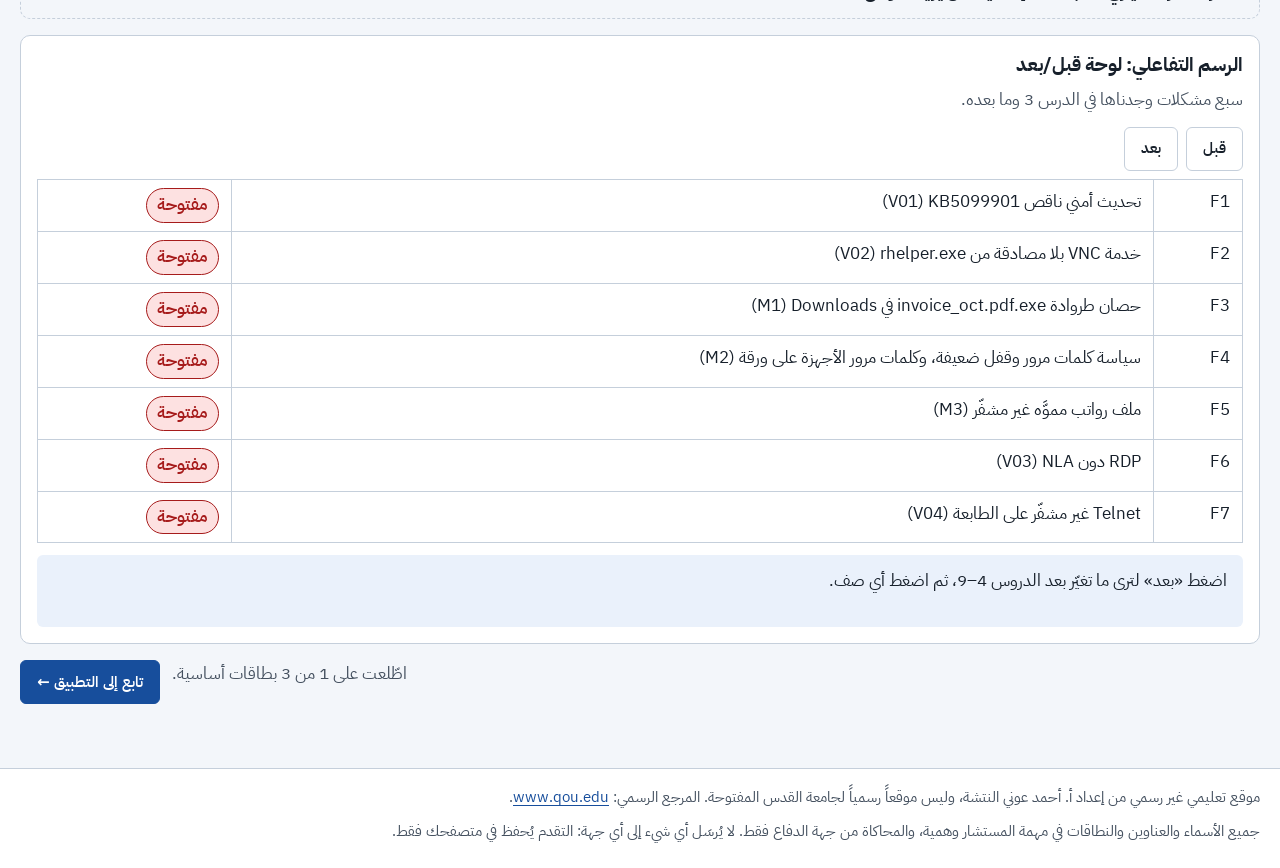
<file: labs/l10-verify.html>
<!doctype html>
<html lang="ar" dir="rtl">
<head>
  <meta charset="utf-8">
  <meta name="viewport" content="width=device-width, initial-scale=1">
  <meta http-equiv="Content-Security-Policy" content="default-src 'self'; script-src 'self'; style-src 'self'; img-src 'self' data:; font-src 'self'">
  <title>إعادة الفحص وتقرير تقييم الأمن: Nessus وZenmap — مختبر إدارة الثغرات الافتراضي</title>
  <meta name="description" content="محاكاة تعليمية غير رسمية لأدوات الجانب العملي لمقرر أدوات القرصنة وإدارة الثغرات (1372)، من جهة الدفاع فقط.">
  <link rel="icon" href="data:image/svg+xml,%3Csvg xmlns=%27http://www.w3.org/2000/svg%27 viewBox=%270 0 32 32%27%3E%3Cpath d=%27M16 3l11 4v8c0 7-5 12-11 14C10 27 5 22 5 15V7z%27 fill=%27none%27 stroke=%27%231d4ed8%27 stroke-width=%273%27/%3E%3Cpath d=%27M11 16l4 4 7-8%27 fill=%27none%27 stroke=%27%231d4ed8%27 stroke-width=%273%27/%3E%3C/svg%3E">
  <link rel="stylesheet" href="../css/fonts.css?v=718760122f7f">
  <link rel="stylesheet" href="../css/tokens.css?v=96bf70b5dad7">
  <link rel="stylesheet" href="../css/base.css?v=7f89a3940e64">
  <link rel="stylesheet" href="../css/components.css?v=40e0ebbf9280">
  <link rel="stylesheet" href="../css/windows.css?v=13bac5cd3489">
</head>
<body data-page="lesson" data-lesson="l10-verify">
  <a class="skip-link" href="#main">تخطَّ إلى المحتوى</a>
  <div class="unofficial-banner is-folded" role="region" aria-label="تنبيه: موقع غير رسمي">
    <div class="container">
      <div class="ub-text">
        <p class="ub-short">موقع تعليمي غير رسمي من إعداد أ. أحمد النتشة • المرجع الرسمي: <a href="https://www.qou.edu" target="_blank" rel="noopener noreferrer"><bdi>www.qou.edu</bdi></a></p>
        <p class="ub-full">هذا الموقع مجهود شخصي تعليمي من إعداد أ. أحمد عوني النتشة، وليس موقعاً رسمياً لجامعة القدس المفتوحة. هو وسيلة مساعدة فقط وليس بديلاً عن المصادر الرسمية. المرجع الرسمي للمادة العلمية والمراسلات والإعلانات والقرارات هو موقع الجامعة والبوابة الأكاديمية.</p>
      </div>
      <button type="button" data-banner-fold aria-expanded="false">توسيع</button>
    </div>
  </div>
  <header class="site-header">
    <div class="container">
      <a class="brand" href="../index.html"><span class="course-heading"><span>أدوات القرصنة وإدارة الثغرات</span><bdi class="course-number" dir="ltr">1372</bdi></span><small>تدريب ذاتي • لا يوجد تسليم • الفصل الأول 1261</small></a>
      <nav class="site-nav" aria-label="التنقل الرئيسي"><a href="../index.html">الرئيسية</a><a href="../mission.html">تقرير تقييم الأمن</a><a href="../about.html">عن المقرر</a></nav>
      <button type="button" class="theme-toggle" data-theme-toggle aria-pressed="false">🌙 داكن</button>
    </div>
  </header>
  <main id="main"><div class="container" id="lesson-root"><div class="card loading-state" role="status"><h1>جاري تجهيز التدريب</h1><p>إن بقيت هذه الرسالة، أعد تحميل الصفحة وتأكد من اكتمال ملفات الموقع.</p><a href="../index.html">العودة إلى الرئيسية</a></div><noscript>فعّل JavaScript لعرض المحاكاة؛ تعمل محلياً في المتصفح.</noscript></div></main>
  <footer class="site-footer">
    <div class="container">
      <p>موقع تعليمي غير رسمي من إعداد أ. أحمد عوني النتشة، وليس موقعاً رسمياً لجامعة القدس المفتوحة. المرجع الرسمي: <a href="https://www.qou.edu" target="_blank" rel="noopener noreferrer"><bdi>www.qou.edu</bdi></a>.</p>
      <p>جميع الأسماء والعناوين والنطاقات في مهمة المستشار وهمية، والمحاكاة من جهة الدفاع فقط. لا يُرسَل أي شيء إلى أي جهة: التقدم يُحفظ في متصفحك فقط.</p>
    </div>
  </footer>
  <script src="../js/core/storage.js?v=7ae3f85cb401"></script>
  <script src="../js/core/chrome.js?v=d4c9bd094467"></script>
  <script src="../js/core/window-manager.js?v=9dd776139029"></script>
  <script src="../js/core/terminal.js?v=3084aeef0996"></script>
  <script src="../js/core/progress.js?v=b86893395c06"></script>
  <script src="../js/core/figures.js?v=6cafa1f9f2b7"></script>
  <script src="../js/core/figures2.js?v=f25a23be1450"></script>
  <script src="../js/core/stepper.js?v=c08e26033114"></script>
  <script src="../js/core/demo.js?v=94f703f23759"></script>
  <script src="../js/core/lesson.js?v=1b63ad22fb14"></script>
  <script src="../js/tools/cmdext.js?v=0856c586b7b2"></script>
  <script src="../js/tools/cmd.js?v=36e1f7d7b24b"></script>
  <script src="../js/tools/zenmap.js?v=33af730e8f95"></script>
  <script src="../js/tools/nessus.js?v=1ae1b830ca4c"></script>
  <script src="../data/case.js?v=17b1b85157ec"></script>
  <script src="../content/mission.js?v=ff3018bf3ab8"></script>
  <script src="../content/lessons-index.js?v=ca0cf1978086"></script>
  <script src="../content/lessons/l10-verify.js?v=47da5c184dfe"></script>
  <script src="../js/core/boot.js?v=715b2cb7ee1b"></script>
</body>
</html>
</file>
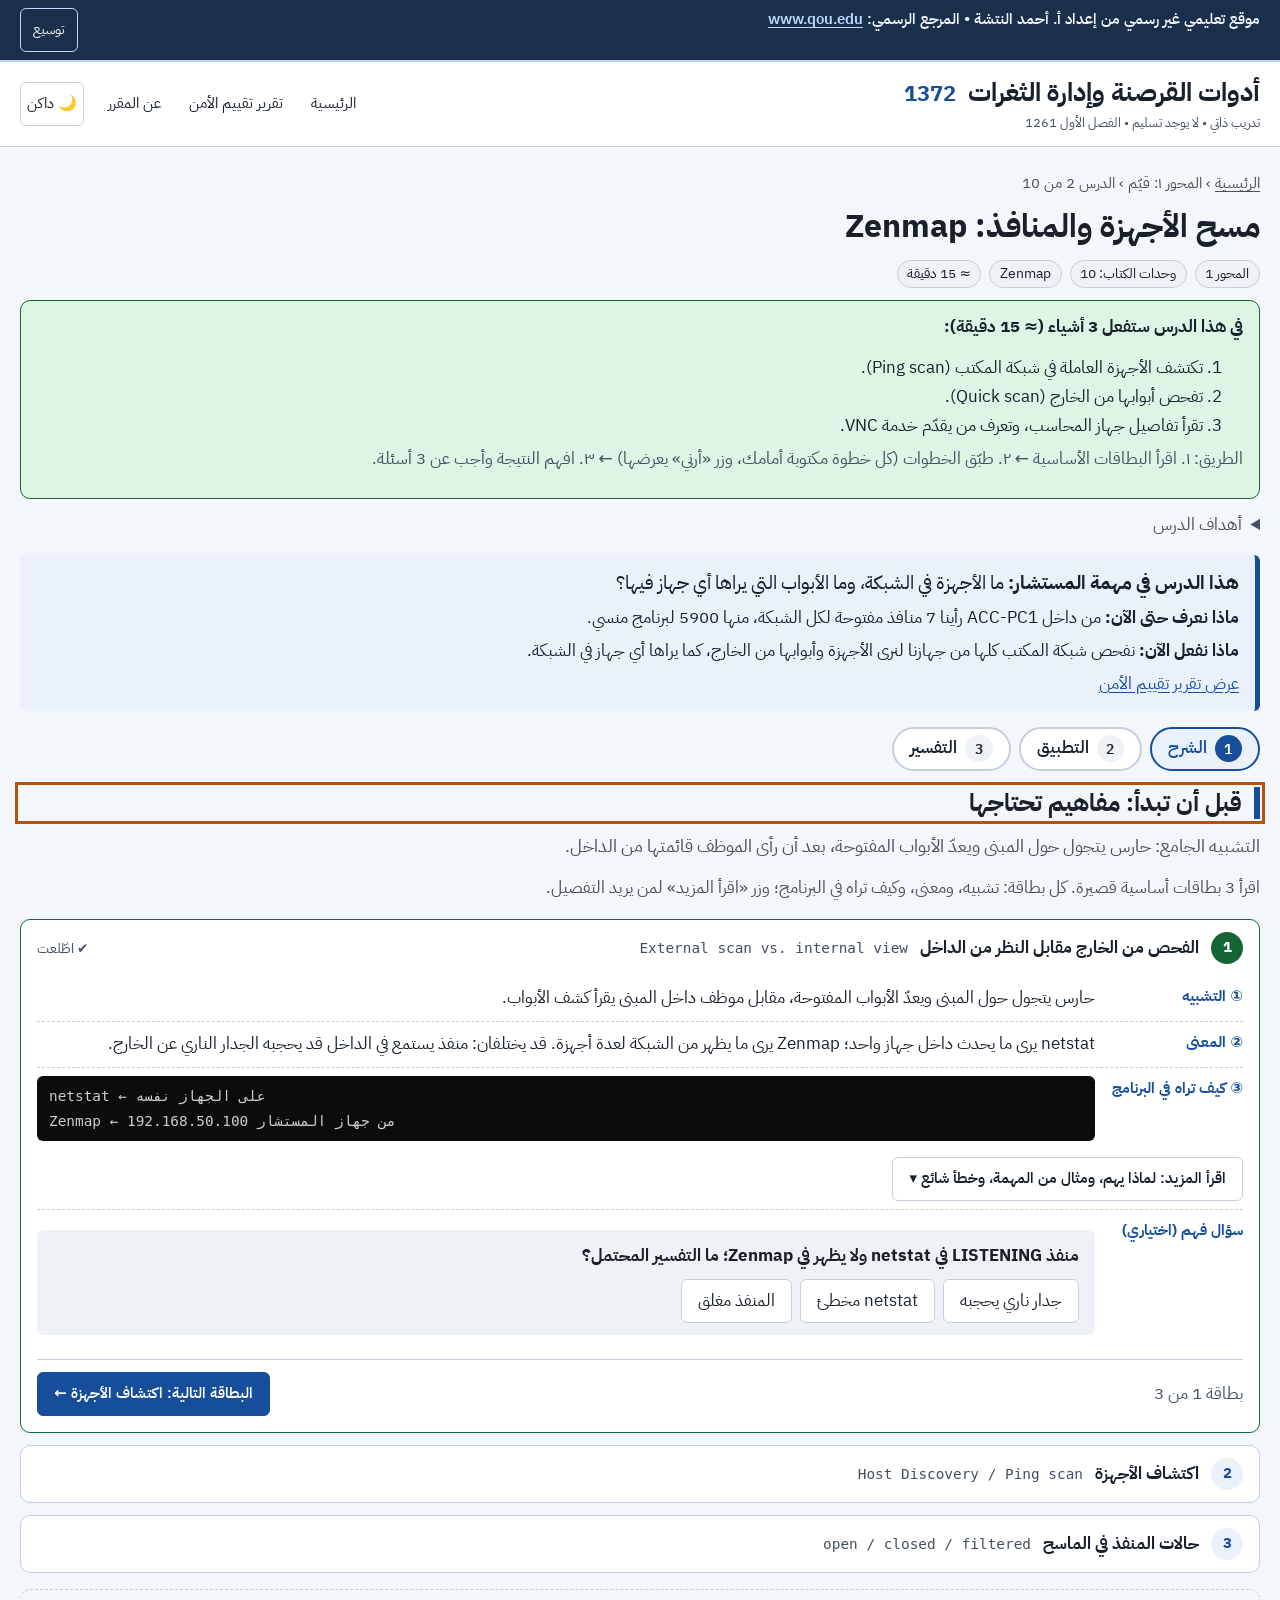
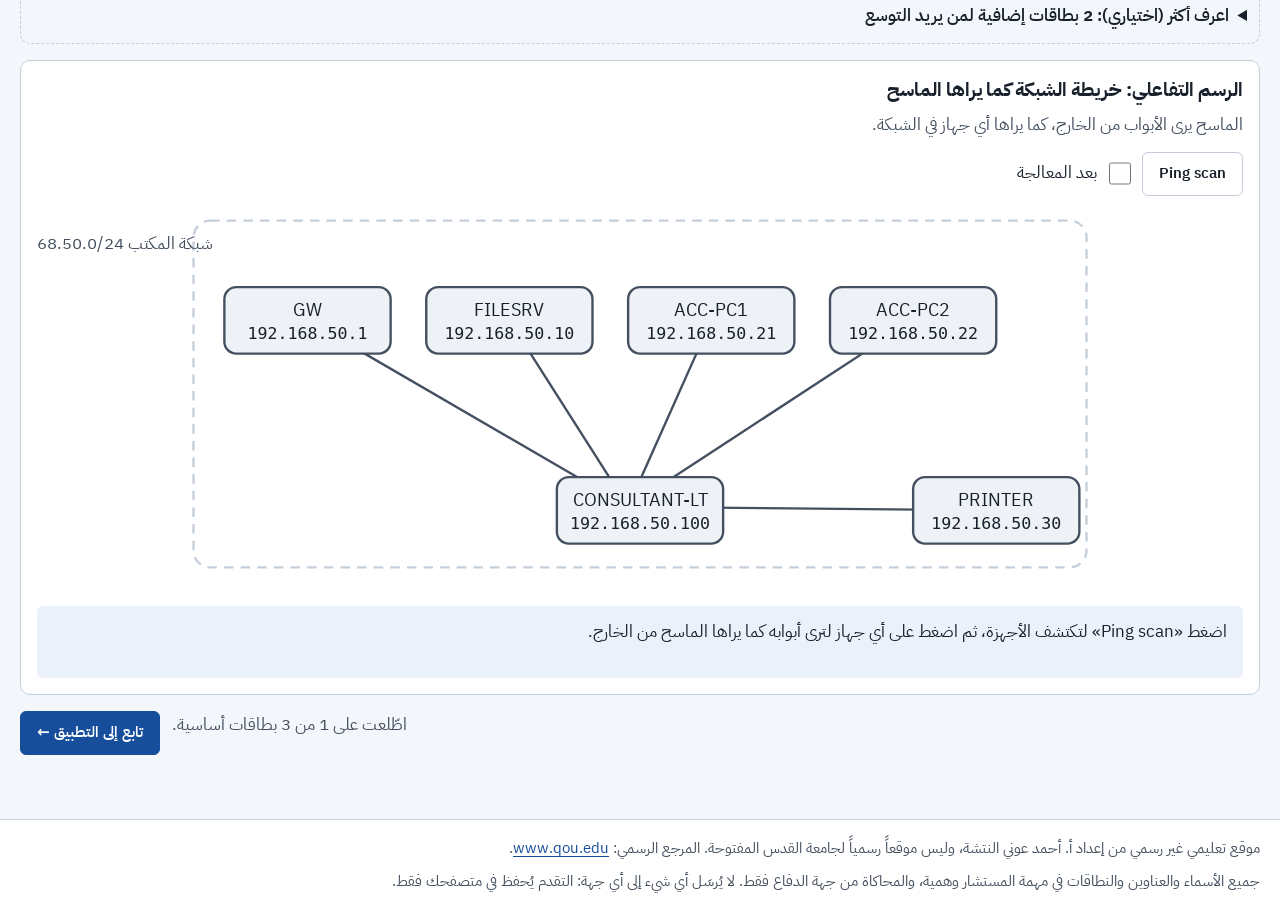
<file: labs/l2-zenmap.html>
<!doctype html>
<html lang="ar" dir="rtl">
<head>
  <meta charset="utf-8">
  <meta name="viewport" content="width=device-width, initial-scale=1">
  <meta http-equiv="Content-Security-Policy" content="default-src 'self'; script-src 'self'; style-src 'self'; img-src 'self' data:; font-src 'self'">
  <title>مسح الأجهزة والمنافذ: Zenmap — مختبر إدارة الثغرات الافتراضي</title>
  <meta name="description" content="محاكاة تعليمية غير رسمية لأدوات الجانب العملي لمقرر أدوات القرصنة وإدارة الثغرات (1372)، من جهة الدفاع فقط.">
  <link rel="icon" href="data:image/svg+xml,%3Csvg xmlns=%27http://www.w3.org/2000/svg%27 viewBox=%270 0 32 32%27%3E%3Cpath d=%27M16 3l11 4v8c0 7-5 12-11 14C10 27 5 22 5 15V7z%27 fill=%27none%27 stroke=%27%231d4ed8%27 stroke-width=%273%27/%3E%3Cpath d=%27M11 16l4 4 7-8%27 fill=%27none%27 stroke=%27%231d4ed8%27 stroke-width=%273%27/%3E%3C/svg%3E">
  <link rel="stylesheet" href="../css/fonts.css?v=718760122f7f">
  <link rel="stylesheet" href="../css/tokens.css?v=96bf70b5dad7">
  <link rel="stylesheet" href="../css/base.css?v=7f89a3940e64">
  <link rel="stylesheet" href="../css/components.css?v=40e0ebbf9280">
  <link rel="stylesheet" href="../css/windows.css?v=13bac5cd3489">
</head>
<body data-page="lesson" data-lesson="l2-zenmap">
  <a class="skip-link" href="#main">تخطَّ إلى المحتوى</a>
  <div class="unofficial-banner is-folded" role="region" aria-label="تنبيه: موقع غير رسمي">
    <div class="container">
      <div class="ub-text">
        <p class="ub-short">موقع تعليمي غير رسمي من إعداد أ. أحمد النتشة • المرجع الرسمي: <a href="https://www.qou.edu" target="_blank" rel="noopener noreferrer"><bdi>www.qou.edu</bdi></a></p>
        <p class="ub-full">هذا الموقع مجهود شخصي تعليمي من إعداد أ. أحمد عوني النتشة، وليس موقعاً رسمياً لجامعة القدس المفتوحة. هو وسيلة مساعدة فقط وليس بديلاً عن المصادر الرسمية. المرجع الرسمي للمادة العلمية والمراسلات والإعلانات والقرارات هو موقع الجامعة والبوابة الأكاديمية.</p>
      </div>
      <button type="button" data-banner-fold aria-expanded="false">توسيع</button>
    </div>
  </div>
  <header class="site-header">
    <div class="container">
      <a class="brand" href="../index.html"><span class="course-heading"><span>أدوات القرصنة وإدارة الثغرات</span><bdi class="course-number" dir="ltr">1372</bdi></span><small>تدريب ذاتي • لا يوجد تسليم • الفصل الأول 1261</small></a>
      <nav class="site-nav" aria-label="التنقل الرئيسي"><a href="../index.html">الرئيسية</a><a href="../mission.html">تقرير تقييم الأمن</a><a href="../about.html">عن المقرر</a></nav>
      <button type="button" class="theme-toggle" data-theme-toggle aria-pressed="false">🌙 داكن</button>
    </div>
  </header>
  <main id="main"><div class="container" id="lesson-root"><div class="card loading-state" role="status"><h1>جاري تجهيز التدريب</h1><p>إن بقيت هذه الرسالة، أعد تحميل الصفحة وتأكد من اكتمال ملفات الموقع.</p><a href="../index.html">العودة إلى الرئيسية</a></div><noscript>فعّل JavaScript لعرض المحاكاة؛ تعمل محلياً في المتصفح.</noscript></div></main>
  <footer class="site-footer">
    <div class="container">
      <p>موقع تعليمي غير رسمي من إعداد أ. أحمد عوني النتشة، وليس موقعاً رسمياً لجامعة القدس المفتوحة. المرجع الرسمي: <a href="https://www.qou.edu" target="_blank" rel="noopener noreferrer"><bdi>www.qou.edu</bdi></a>.</p>
      <p>جميع الأسماء والعناوين والنطاقات في مهمة المستشار وهمية، والمحاكاة من جهة الدفاع فقط. لا يُرسَل أي شيء إلى أي جهة: التقدم يُحفظ في متصفحك فقط.</p>
    </div>
  </footer>
  <script src="../js/core/storage.js?v=7ae3f85cb401"></script>
  <script src="../js/core/chrome.js?v=d4c9bd094467"></script>
  <script src="../js/core/window-manager.js?v=9dd776139029"></script>
  <script src="../js/core/terminal.js?v=3084aeef0996"></script>
  <script src="../js/core/progress.js?v=b86893395c06"></script>
  <script src="../js/core/figures.js?v=6cafa1f9f2b7"></script>
  <script src="../js/core/figures2.js?v=f25a23be1450"></script>
  <script src="../js/core/stepper.js?v=c08e26033114"></script>
  <script src="../js/core/demo.js?v=94f703f23759"></script>
  <script src="../js/core/lesson.js?v=1b63ad22fb14"></script>
  <script src="../js/tools/cmdext.js?v=0856c586b7b2"></script>
  <script src="../js/tools/cmd.js?v=36e1f7d7b24b"></script>
  <script src="../js/tools/zenmap.js?v=33af730e8f95"></script>
  <script src="../data/case.js?v=17b1b85157ec"></script>
  <script src="../content/mission.js?v=ff3018bf3ab8"></script>
  <script src="../content/lessons-index.js?v=ca0cf1978086"></script>
  <script src="../content/lessons/l2-zenmap.js?v=c4cd7a50569e"></script>
  <script src="../js/core/boot.js?v=715b2cb7ee1b"></script>
</body>
</html>
</file>
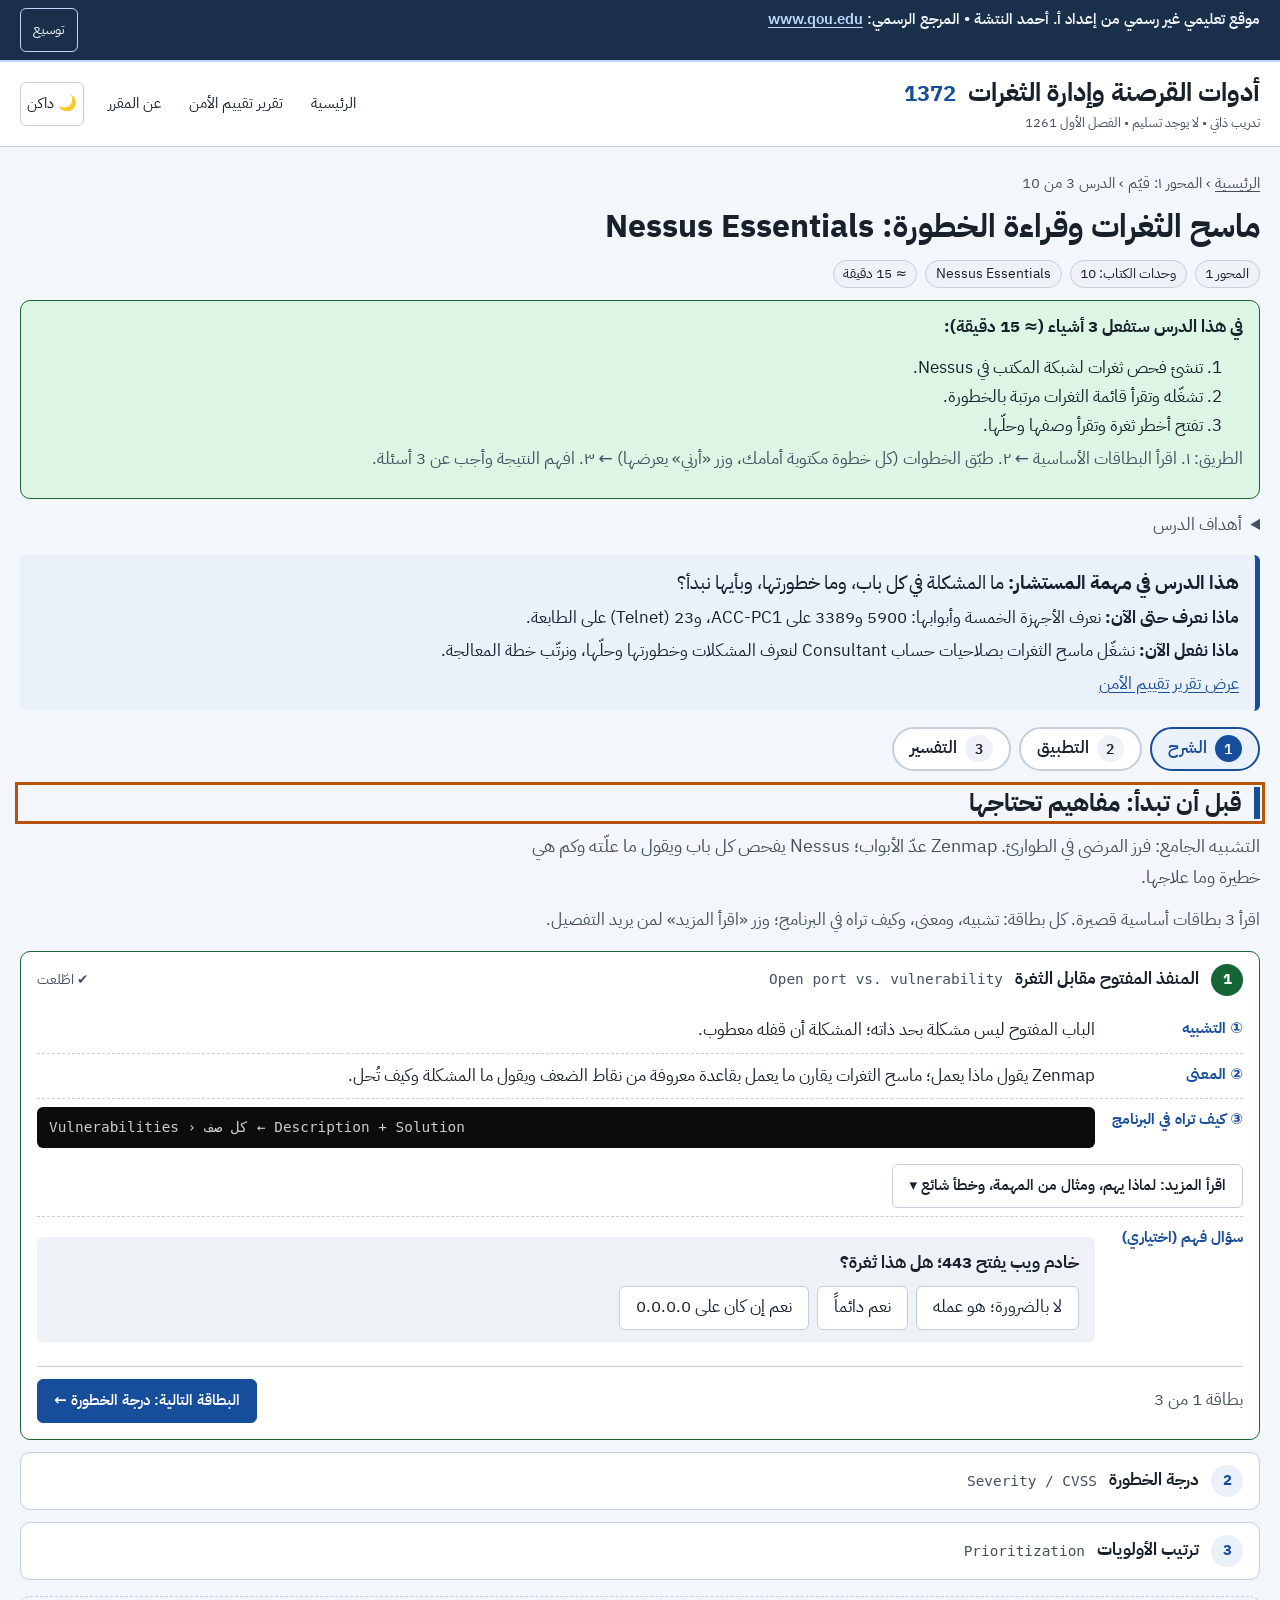
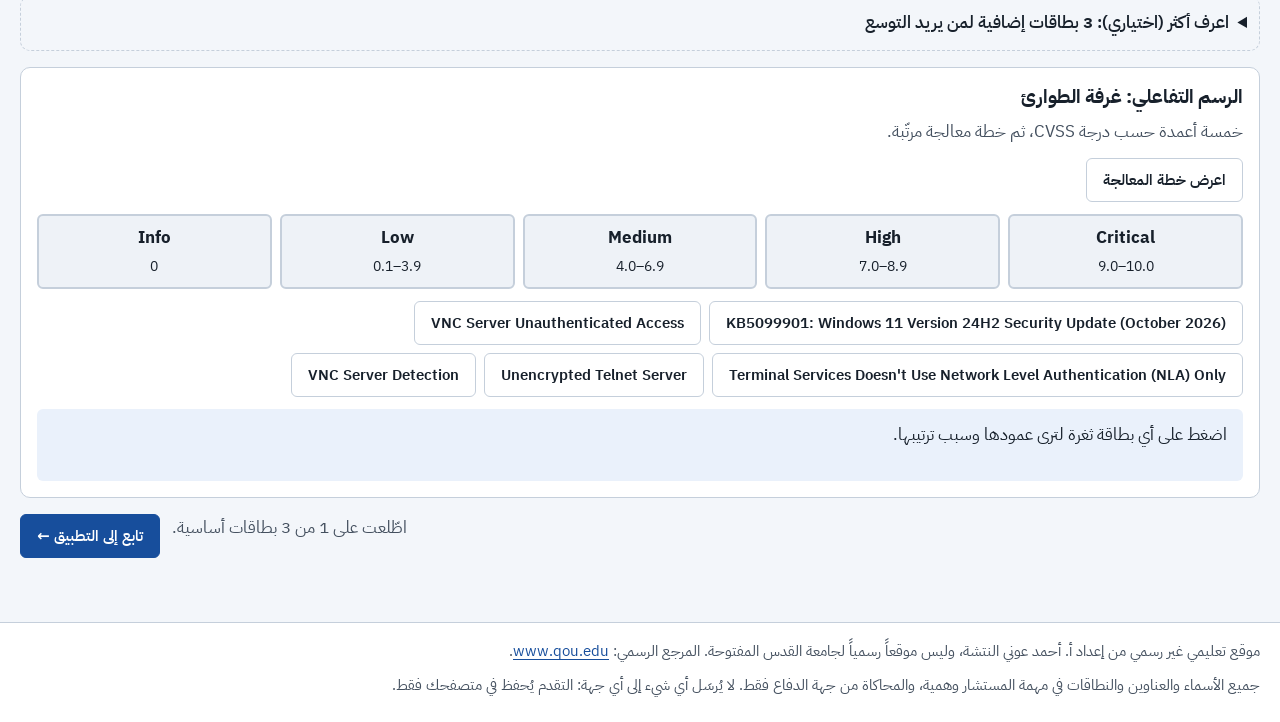
<file: labs/l3-nessus.html>
<!doctype html>
<html lang="ar" dir="rtl">
<head>
  <meta charset="utf-8">
  <meta name="viewport" content="width=device-width, initial-scale=1">
  <meta http-equiv="Content-Security-Policy" content="default-src 'self'; script-src 'self'; style-src 'self'; img-src 'self' data:; font-src 'self'">
  <title>ماسح الثغرات وقراءة الخطورة: Nessus Essentials — مختبر إدارة الثغرات الافتراضي</title>
  <meta name="description" content="محاكاة تعليمية غير رسمية لأدوات الجانب العملي لمقرر أدوات القرصنة وإدارة الثغرات (1372)، من جهة الدفاع فقط.">
  <link rel="icon" href="data:image/svg+xml,%3Csvg xmlns=%27http://www.w3.org/2000/svg%27 viewBox=%270 0 32 32%27%3E%3Cpath d=%27M16 3l11 4v8c0 7-5 12-11 14C10 27 5 22 5 15V7z%27 fill=%27none%27 stroke=%27%231d4ed8%27 stroke-width=%273%27/%3E%3Cpath d=%27M11 16l4 4 7-8%27 fill=%27none%27 stroke=%27%231d4ed8%27 stroke-width=%273%27/%3E%3C/svg%3E">
  <link rel="stylesheet" href="../css/fonts.css?v=718760122f7f">
  <link rel="stylesheet" href="../css/tokens.css?v=96bf70b5dad7">
  <link rel="stylesheet" href="../css/base.css?v=7f89a3940e64">
  <link rel="stylesheet" href="../css/components.css?v=40e0ebbf9280">
  <link rel="stylesheet" href="../css/windows.css?v=13bac5cd3489">
</head>
<body data-page="lesson" data-lesson="l3-nessus">
  <a class="skip-link" href="#main">تخطَّ إلى المحتوى</a>
  <div class="unofficial-banner is-folded" role="region" aria-label="تنبيه: موقع غير رسمي">
    <div class="container">
      <div class="ub-text">
        <p class="ub-short">موقع تعليمي غير رسمي من إعداد أ. أحمد النتشة • المرجع الرسمي: <a href="https://www.qou.edu" target="_blank" rel="noopener noreferrer"><bdi>www.qou.edu</bdi></a></p>
        <p class="ub-full">هذا الموقع مجهود شخصي تعليمي من إعداد أ. أحمد عوني النتشة، وليس موقعاً رسمياً لجامعة القدس المفتوحة. هو وسيلة مساعدة فقط وليس بديلاً عن المصادر الرسمية. المرجع الرسمي للمادة العلمية والمراسلات والإعلانات والقرارات هو موقع الجامعة والبوابة الأكاديمية.</p>
      </div>
      <button type="button" data-banner-fold aria-expanded="false">توسيع</button>
    </div>
  </div>
  <header class="site-header">
    <div class="container">
      <a class="brand" href="../index.html"><span class="course-heading"><span>أدوات القرصنة وإدارة الثغرات</span><bdi class="course-number" dir="ltr">1372</bdi></span><small>تدريب ذاتي • لا يوجد تسليم • الفصل الأول 1261</small></a>
      <nav class="site-nav" aria-label="التنقل الرئيسي"><a href="../index.html">الرئيسية</a><a href="../mission.html">تقرير تقييم الأمن</a><a href="../about.html">عن المقرر</a></nav>
      <button type="button" class="theme-toggle" data-theme-toggle aria-pressed="false">🌙 داكن</button>
    </div>
  </header>
  <main id="main"><div class="container" id="lesson-root"><div class="card loading-state" role="status"><h1>جاري تجهيز التدريب</h1><p>إن بقيت هذه الرسالة، أعد تحميل الصفحة وتأكد من اكتمال ملفات الموقع.</p><a href="../index.html">العودة إلى الرئيسية</a></div><noscript>فعّل JavaScript لعرض المحاكاة؛ تعمل محلياً في المتصفح.</noscript></div></main>
  <footer class="site-footer">
    <div class="container">
      <p>موقع تعليمي غير رسمي من إعداد أ. أحمد عوني النتشة، وليس موقعاً رسمياً لجامعة القدس المفتوحة. المرجع الرسمي: <a href="https://www.qou.edu" target="_blank" rel="noopener noreferrer"><bdi>www.qou.edu</bdi></a>.</p>
      <p>جميع الأسماء والعناوين والنطاقات في مهمة المستشار وهمية، والمحاكاة من جهة الدفاع فقط. لا يُرسَل أي شيء إلى أي جهة: التقدم يُحفظ في متصفحك فقط.</p>
    </div>
  </footer>
  <script src="../js/core/storage.js?v=7ae3f85cb401"></script>
  <script src="../js/core/chrome.js?v=d4c9bd094467"></script>
  <script src="../js/core/window-manager.js?v=9dd776139029"></script>
  <script src="../js/core/terminal.js?v=3084aeef0996"></script>
  <script src="../js/core/progress.js?v=b86893395c06"></script>
  <script src="../js/core/figures.js?v=6cafa1f9f2b7"></script>
  <script src="../js/core/figures2.js?v=f25a23be1450"></script>
  <script src="../js/core/stepper.js?v=c08e26033114"></script>
  <script src="../js/core/demo.js?v=94f703f23759"></script>
  <script src="../js/core/lesson.js?v=1b63ad22fb14"></script>
  <script src="../js/tools/cmdext.js?v=0856c586b7b2"></script>
  <script src="../js/tools/cmd.js?v=36e1f7d7b24b"></script>
  <script src="../js/tools/nessus.js?v=1ae1b830ca4c"></script>
  <script src="../data/case.js?v=17b1b85157ec"></script>
  <script src="../content/mission.js?v=ff3018bf3ab8"></script>
  <script src="../content/lessons-index.js?v=ca0cf1978086"></script>
  <script src="../content/lessons/l3-nessus.js?v=89dfda76813d"></script>
  <script src="../js/core/boot.js?v=715b2cb7ee1b"></script>
</body>
</html>
</file>
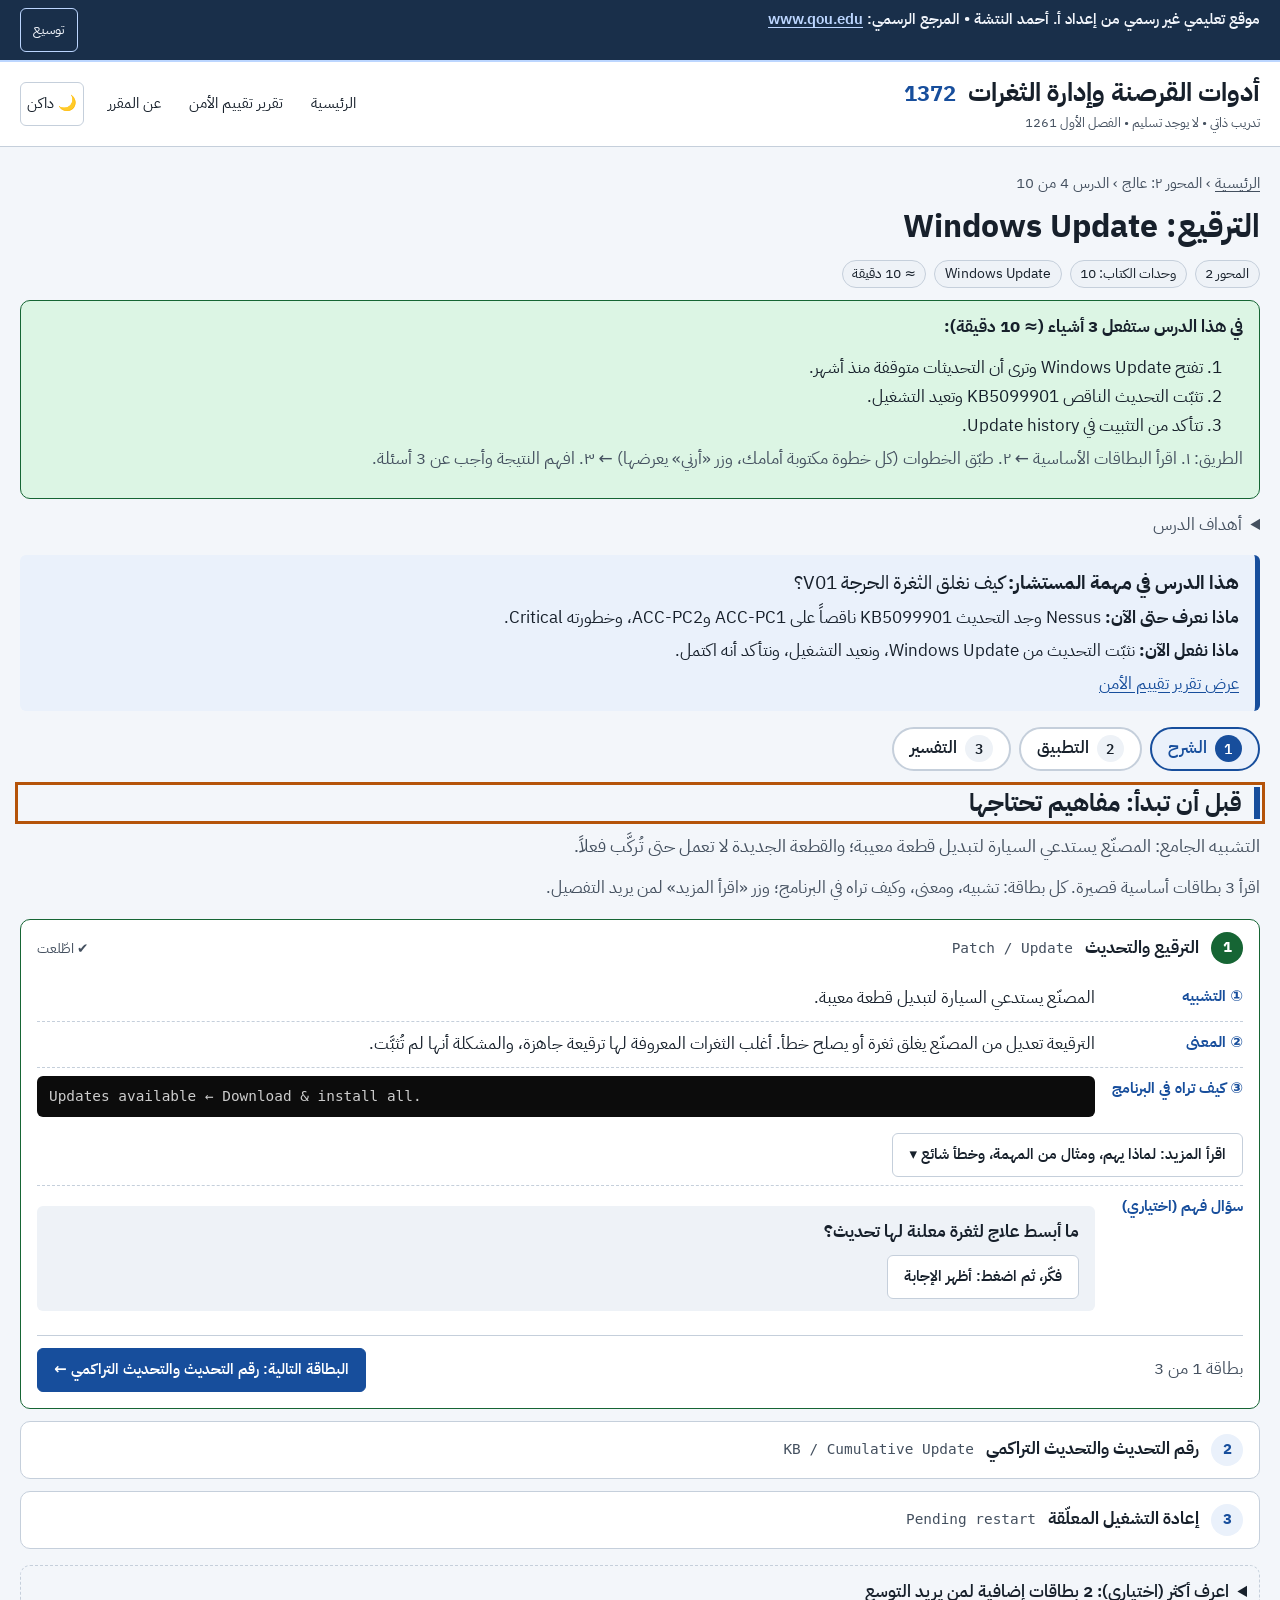
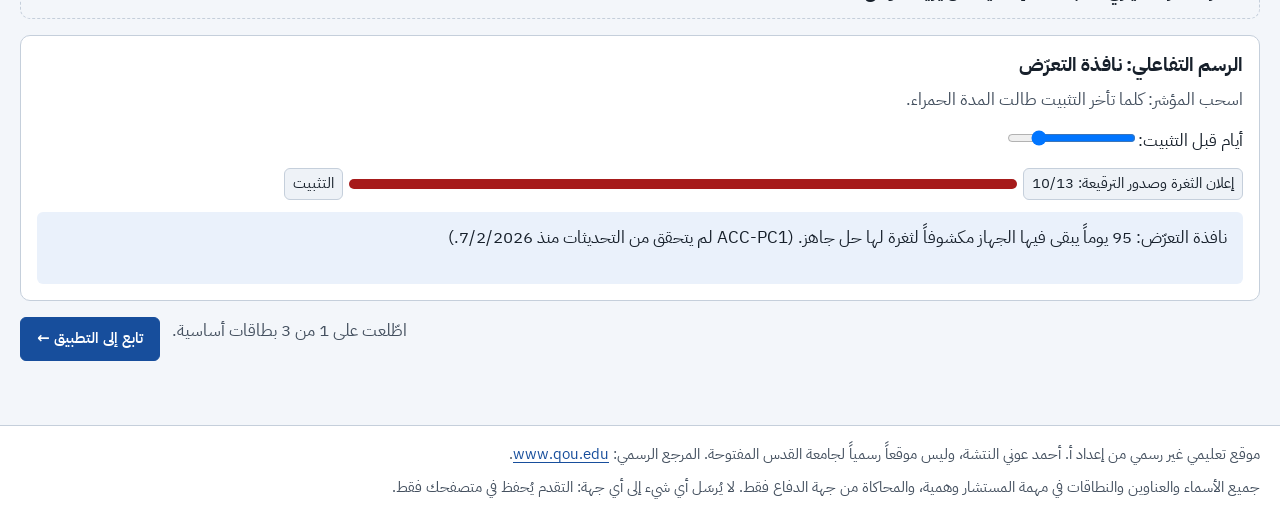
<file: labs/l4-update.html>
<!doctype html>
<html lang="ar" dir="rtl">
<head>
  <meta charset="utf-8">
  <meta name="viewport" content="width=device-width, initial-scale=1">
  <meta http-equiv="Content-Security-Policy" content="default-src 'self'; script-src 'self'; style-src 'self'; img-src 'self' data:; font-src 'self'">
  <title>الترقيع: Windows Update — مختبر إدارة الثغرات الافتراضي</title>
  <meta name="description" content="محاكاة تعليمية غير رسمية لأدوات الجانب العملي لمقرر أدوات القرصنة وإدارة الثغرات (1372)، من جهة الدفاع فقط.">
  <link rel="icon" href="data:image/svg+xml,%3Csvg xmlns=%27http://www.w3.org/2000/svg%27 viewBox=%270 0 32 32%27%3E%3Cpath d=%27M16 3l11 4v8c0 7-5 12-11 14C10 27 5 22 5 15V7z%27 fill=%27none%27 stroke=%27%231d4ed8%27 stroke-width=%273%27/%3E%3Cpath d=%27M11 16l4 4 7-8%27 fill=%27none%27 stroke=%27%231d4ed8%27 stroke-width=%273%27/%3E%3C/svg%3E">
  <link rel="stylesheet" href="../css/fonts.css?v=718760122f7f">
  <link rel="stylesheet" href="../css/tokens.css?v=96bf70b5dad7">
  <link rel="stylesheet" href="../css/base.css?v=7f89a3940e64">
  <link rel="stylesheet" href="../css/components.css?v=40e0ebbf9280">
  <link rel="stylesheet" href="../css/windows.css?v=13bac5cd3489">
</head>
<body data-page="lesson" data-lesson="l4-update">
  <a class="skip-link" href="#main">تخطَّ إلى المحتوى</a>
  <div class="unofficial-banner is-folded" role="region" aria-label="تنبيه: موقع غير رسمي">
    <div class="container">
      <div class="ub-text">
        <p class="ub-short">موقع تعليمي غير رسمي من إعداد أ. أحمد النتشة • المرجع الرسمي: <a href="https://www.qou.edu" target="_blank" rel="noopener noreferrer"><bdi>www.qou.edu</bdi></a></p>
        <p class="ub-full">هذا الموقع مجهود شخصي تعليمي من إعداد أ. أحمد عوني النتشة، وليس موقعاً رسمياً لجامعة القدس المفتوحة. هو وسيلة مساعدة فقط وليس بديلاً عن المصادر الرسمية. المرجع الرسمي للمادة العلمية والمراسلات والإعلانات والقرارات هو موقع الجامعة والبوابة الأكاديمية.</p>
      </div>
      <button type="button" data-banner-fold aria-expanded="false">توسيع</button>
    </div>
  </div>
  <header class="site-header">
    <div class="container">
      <a class="brand" href="../index.html"><span class="course-heading"><span>أدوات القرصنة وإدارة الثغرات</span><bdi class="course-number" dir="ltr">1372</bdi></span><small>تدريب ذاتي • لا يوجد تسليم • الفصل الأول 1261</small></a>
      <nav class="site-nav" aria-label="التنقل الرئيسي"><a href="../index.html">الرئيسية</a><a href="../mission.html">تقرير تقييم الأمن</a><a href="../about.html">عن المقرر</a></nav>
      <button type="button" class="theme-toggle" data-theme-toggle aria-pressed="false">🌙 داكن</button>
    </div>
  </header>
  <main id="main"><div class="container" id="lesson-root"><div class="card loading-state" role="status"><h1>جاري تجهيز التدريب</h1><p>إن بقيت هذه الرسالة، أعد تحميل الصفحة وتأكد من اكتمال ملفات الموقع.</p><a href="../index.html">العودة إلى الرئيسية</a></div><noscript>فعّل JavaScript لعرض المحاكاة؛ تعمل محلياً في المتصفح.</noscript></div></main>
  <footer class="site-footer">
    <div class="container">
      <p>موقع تعليمي غير رسمي من إعداد أ. أحمد عوني النتشة، وليس موقعاً رسمياً لجامعة القدس المفتوحة. المرجع الرسمي: <a href="https://www.qou.edu" target="_blank" rel="noopener noreferrer"><bdi>www.qou.edu</bdi></a>.</p>
      <p>جميع الأسماء والعناوين والنطاقات في مهمة المستشار وهمية، والمحاكاة من جهة الدفاع فقط. لا يُرسَل أي شيء إلى أي جهة: التقدم يُحفظ في متصفحك فقط.</p>
    </div>
  </footer>
  <script src="../js/core/storage.js?v=7ae3f85cb401"></script>
  <script src="../js/core/chrome.js?v=d4c9bd094467"></script>
  <script src="../js/core/window-manager.js?v=9dd776139029"></script>
  <script src="../js/core/terminal.js?v=3084aeef0996"></script>
  <script src="../js/core/progress.js?v=b86893395c06"></script>
  <script src="../js/core/figures.js?v=6cafa1f9f2b7"></script>
  <script src="../js/core/figures2.js?v=f25a23be1450"></script>
  <script src="../js/core/stepper.js?v=c08e26033114"></script>
  <script src="../js/core/demo.js?v=94f703f23759"></script>
  <script src="../js/core/lesson.js?v=1b63ad22fb14"></script>
  <script src="../js/tools/cmdext.js?v=0856c586b7b2"></script>
  <script src="../js/tools/cmd.js?v=36e1f7d7b24b"></script>
  <script src="../js/tools/winupdate.js?v=6d5b43522a0b"></script>
  <script src="../data/case.js?v=17b1b85157ec"></script>
  <script src="../content/mission.js?v=ff3018bf3ab8"></script>
  <script src="../content/lessons-index.js?v=ca0cf1978086"></script>
  <script src="../content/lessons/l4-update.js?v=43903cc05127"></script>
  <script src="../js/core/boot.js?v=715b2cb7ee1b"></script>
</body>
</html>
</file>
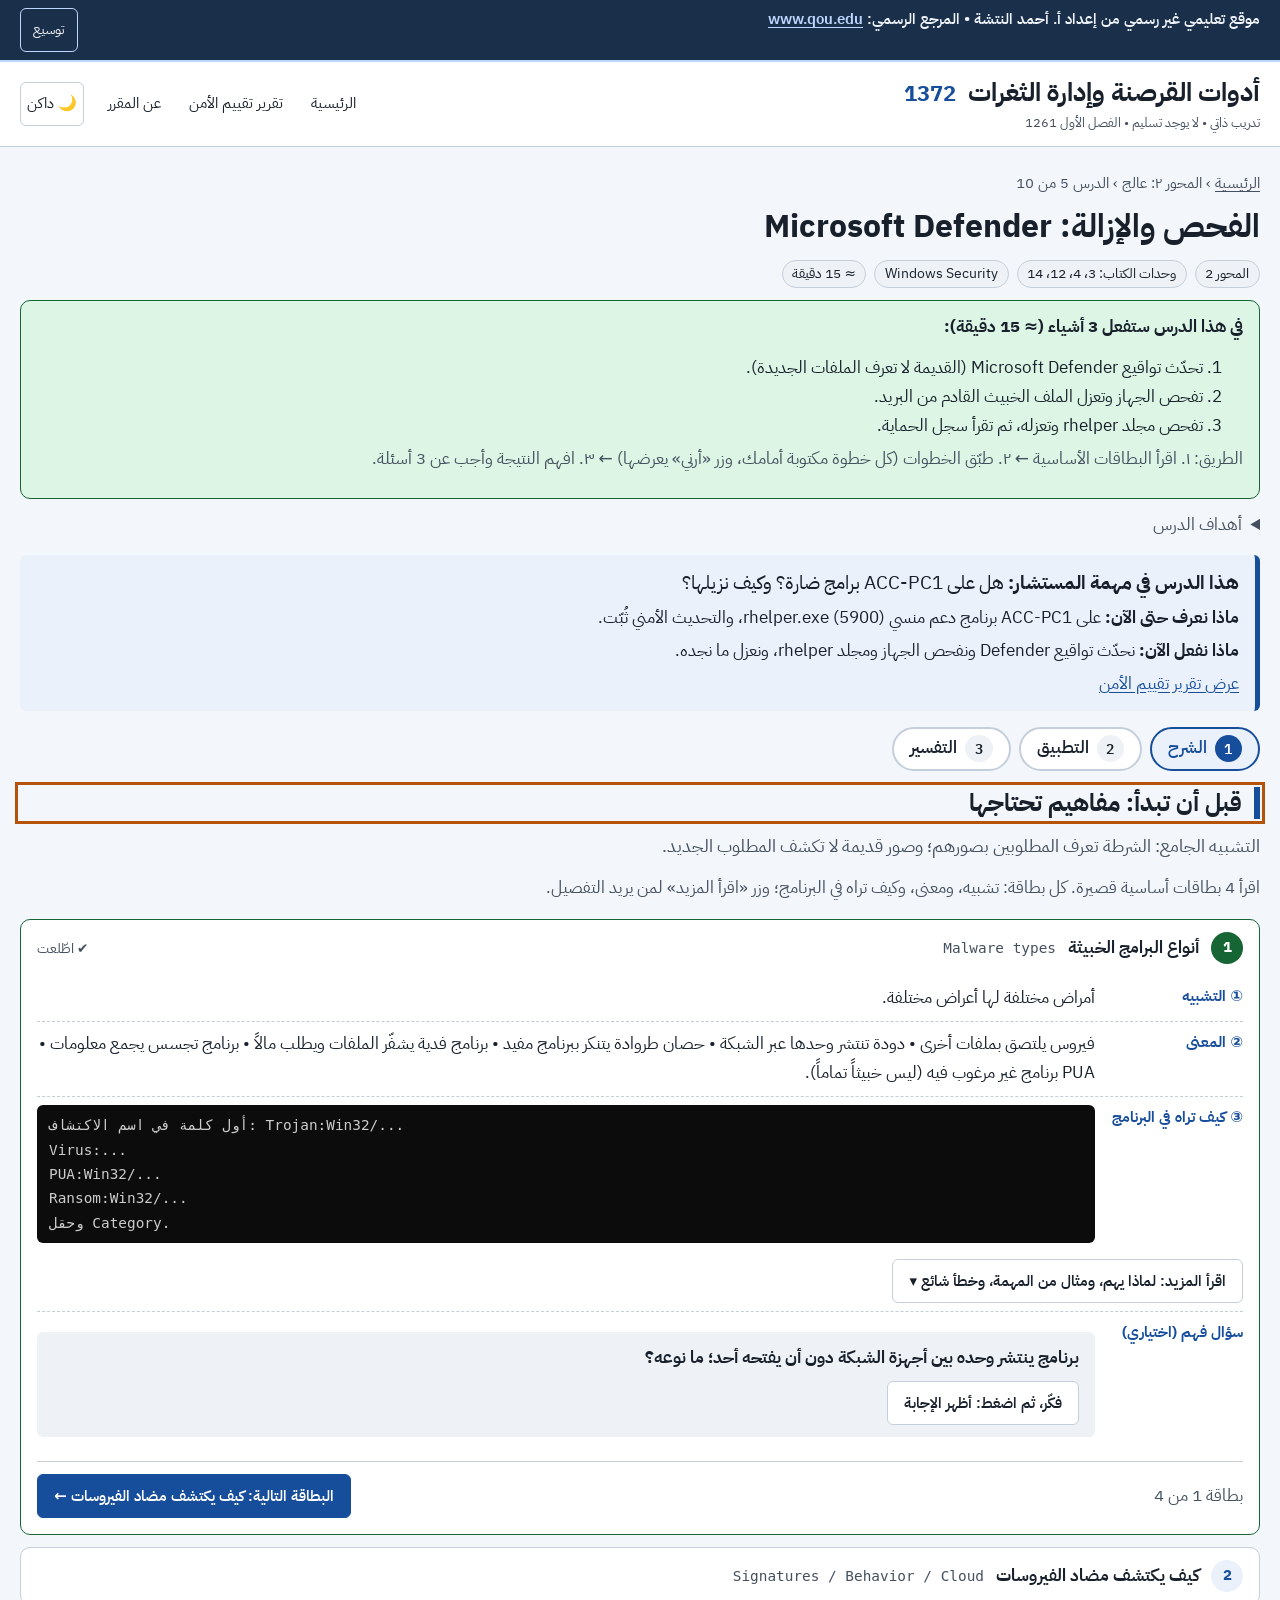
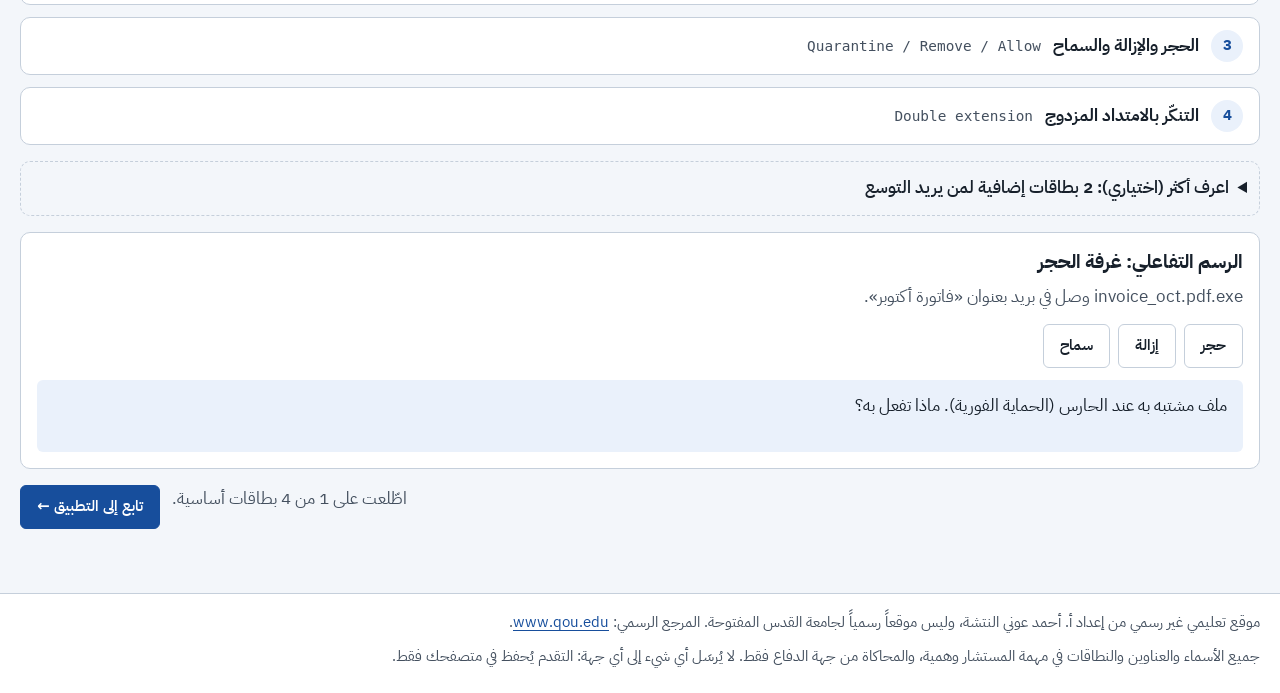
<file: labs/l5-defender.html>
<!doctype html>
<html lang="ar" dir="rtl">
<head>
  <meta charset="utf-8">
  <meta name="viewport" content="width=device-width, initial-scale=1">
  <meta http-equiv="Content-Security-Policy" content="default-src 'self'; script-src 'self'; style-src 'self'; img-src 'self' data:; font-src 'self'">
  <title>الفحص والإزالة: Microsoft Defender — مختبر إدارة الثغرات الافتراضي</title>
  <meta name="description" content="محاكاة تعليمية غير رسمية لأدوات الجانب العملي لمقرر أدوات القرصنة وإدارة الثغرات (1372)، من جهة الدفاع فقط.">
  <link rel="icon" href="data:image/svg+xml,%3Csvg xmlns=%27http://www.w3.org/2000/svg%27 viewBox=%270 0 32 32%27%3E%3Cpath d=%27M16 3l11 4v8c0 7-5 12-11 14C10 27 5 22 5 15V7z%27 fill=%27none%27 stroke=%27%231d4ed8%27 stroke-width=%273%27/%3E%3Cpath d=%27M11 16l4 4 7-8%27 fill=%27none%27 stroke=%27%231d4ed8%27 stroke-width=%273%27/%3E%3C/svg%3E">
  <link rel="stylesheet" href="../css/fonts.css?v=718760122f7f">
  <link rel="stylesheet" href="../css/tokens.css?v=96bf70b5dad7">
  <link rel="stylesheet" href="../css/base.css?v=7f89a3940e64">
  <link rel="stylesheet" href="../css/components.css?v=40e0ebbf9280">
  <link rel="stylesheet" href="../css/windows.css?v=13bac5cd3489">
</head>
<body data-page="lesson" data-lesson="l5-defender">
  <a class="skip-link" href="#main">تخطَّ إلى المحتوى</a>
  <div class="unofficial-banner is-folded" role="region" aria-label="تنبيه: موقع غير رسمي">
    <div class="container">
      <div class="ub-text">
        <p class="ub-short">موقع تعليمي غير رسمي من إعداد أ. أحمد النتشة • المرجع الرسمي: <a href="https://www.qou.edu" target="_blank" rel="noopener noreferrer"><bdi>www.qou.edu</bdi></a></p>
        <p class="ub-full">هذا الموقع مجهود شخصي تعليمي من إعداد أ. أحمد عوني النتشة، وليس موقعاً رسمياً لجامعة القدس المفتوحة. هو وسيلة مساعدة فقط وليس بديلاً عن المصادر الرسمية. المرجع الرسمي للمادة العلمية والمراسلات والإعلانات والقرارات هو موقع الجامعة والبوابة الأكاديمية.</p>
      </div>
      <button type="button" data-banner-fold aria-expanded="false">توسيع</button>
    </div>
  </div>
  <header class="site-header">
    <div class="container">
      <a class="brand" href="../index.html"><span class="course-heading"><span>أدوات القرصنة وإدارة الثغرات</span><bdi class="course-number" dir="ltr">1372</bdi></span><small>تدريب ذاتي • لا يوجد تسليم • الفصل الأول 1261</small></a>
      <nav class="site-nav" aria-label="التنقل الرئيسي"><a href="../index.html">الرئيسية</a><a href="../mission.html">تقرير تقييم الأمن</a><a href="../about.html">عن المقرر</a></nav>
      <button type="button" class="theme-toggle" data-theme-toggle aria-pressed="false">🌙 داكن</button>
    </div>
  </header>
  <main id="main"><div class="container" id="lesson-root"><div class="card loading-state" role="status"><h1>جاري تجهيز التدريب</h1><p>إن بقيت هذه الرسالة، أعد تحميل الصفحة وتأكد من اكتمال ملفات الموقع.</p><a href="../index.html">العودة إلى الرئيسية</a></div><noscript>فعّل JavaScript لعرض المحاكاة؛ تعمل محلياً في المتصفح.</noscript></div></main>
  <footer class="site-footer">
    <div class="container">
      <p>موقع تعليمي غير رسمي من إعداد أ. أحمد عوني النتشة، وليس موقعاً رسمياً لجامعة القدس المفتوحة. المرجع الرسمي: <a href="https://www.qou.edu" target="_blank" rel="noopener noreferrer"><bdi>www.qou.edu</bdi></a>.</p>
      <p>جميع الأسماء والعناوين والنطاقات في مهمة المستشار وهمية، والمحاكاة من جهة الدفاع فقط. لا يُرسَل أي شيء إلى أي جهة: التقدم يُحفظ في متصفحك فقط.</p>
    </div>
  </footer>
  <script src="../js/core/storage.js?v=7ae3f85cb401"></script>
  <script src="../js/core/chrome.js?v=d4c9bd094467"></script>
  <script src="../js/core/window-manager.js?v=9dd776139029"></script>
  <script src="../js/core/terminal.js?v=3084aeef0996"></script>
  <script src="../js/core/progress.js?v=b86893395c06"></script>
  <script src="../js/core/figures.js?v=6cafa1f9f2b7"></script>
  <script src="../js/core/figures2.js?v=f25a23be1450"></script>
  <script src="../js/core/stepper.js?v=c08e26033114"></script>
  <script src="../js/core/demo.js?v=94f703f23759"></script>
  <script src="../js/core/lesson.js?v=1b63ad22fb14"></script>
  <script src="../js/tools/cmdext.js?v=0856c586b7b2"></script>
  <script src="../js/tools/cmd.js?v=36e1f7d7b24b"></script>
  <script src="../js/tools/defender.js?v=56a69edffbcb"></script>
  <script src="../data/case.js?v=17b1b85157ec"></script>
  <script src="../content/mission.js?v=ff3018bf3ab8"></script>
  <script src="../content/lessons-index.js?v=ca0cf1978086"></script>
  <script src="../content/lessons/l5-defender.js?v=ff12187d3c9a"></script>
  <script src="../js/core/boot.js?v=715b2cb7ee1b"></script>
</body>
</html>
</file>
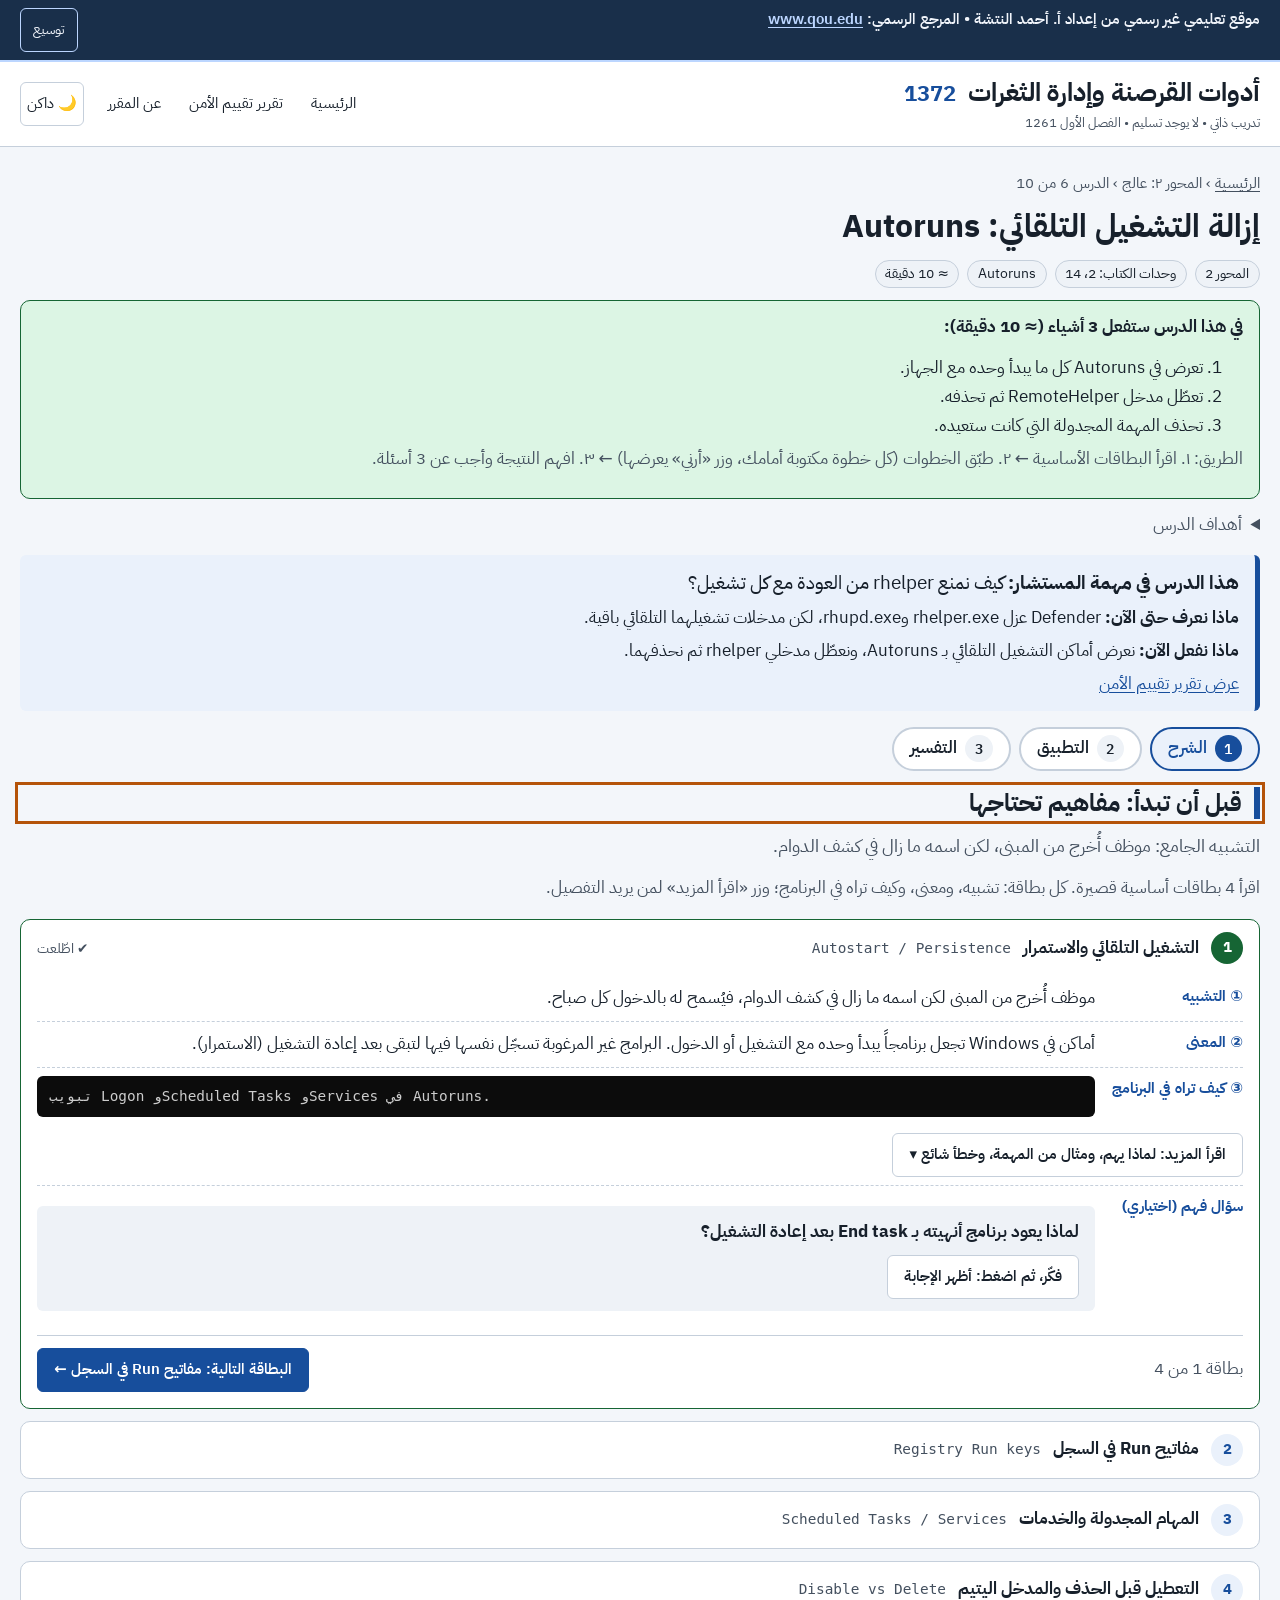
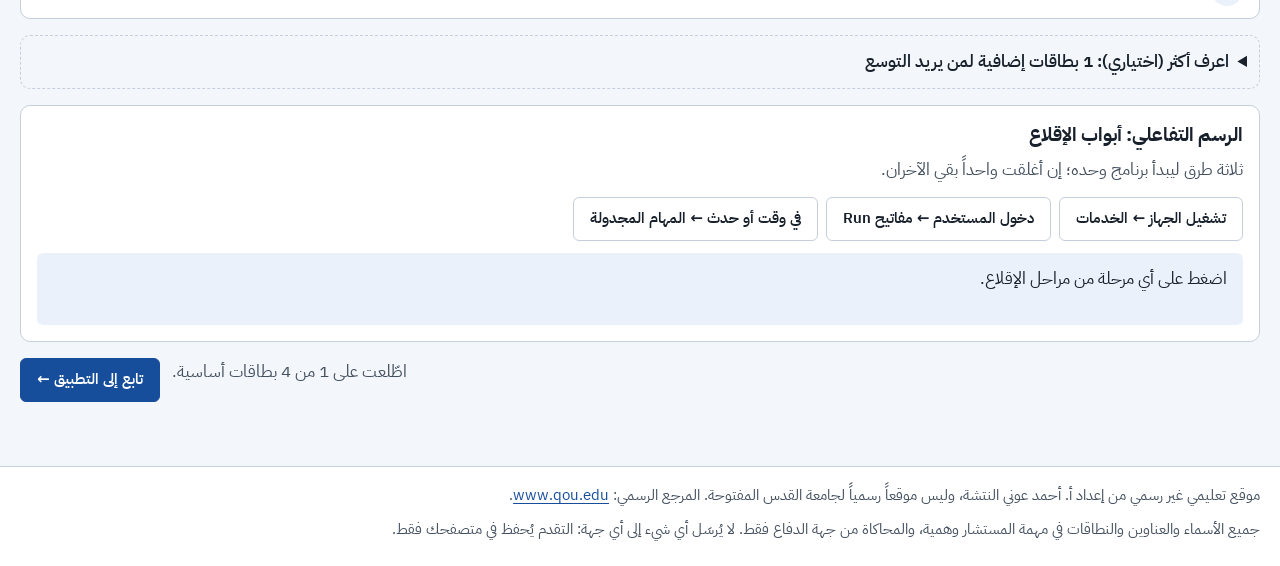
<file: labs/l6-autoruns.html>
<!doctype html>
<html lang="ar" dir="rtl">
<head>
  <meta charset="utf-8">
  <meta name="viewport" content="width=device-width, initial-scale=1">
  <meta http-equiv="Content-Security-Policy" content="default-src 'self'; script-src 'self'; style-src 'self'; img-src 'self' data:; font-src 'self'">
  <title>إزالة التشغيل التلقائي: Autoruns — مختبر إدارة الثغرات الافتراضي</title>
  <meta name="description" content="محاكاة تعليمية غير رسمية لأدوات الجانب العملي لمقرر أدوات القرصنة وإدارة الثغرات (1372)، من جهة الدفاع فقط.">
  <link rel="icon" href="data:image/svg+xml,%3Csvg xmlns=%27http://www.w3.org/2000/svg%27 viewBox=%270 0 32 32%27%3E%3Cpath d=%27M16 3l11 4v8c0 7-5 12-11 14C10 27 5 22 5 15V7z%27 fill=%27none%27 stroke=%27%231d4ed8%27 stroke-width=%273%27/%3E%3Cpath d=%27M11 16l4 4 7-8%27 fill=%27none%27 stroke=%27%231d4ed8%27 stroke-width=%273%27/%3E%3C/svg%3E">
  <link rel="stylesheet" href="../css/fonts.css?v=718760122f7f">
  <link rel="stylesheet" href="../css/tokens.css?v=96bf70b5dad7">
  <link rel="stylesheet" href="../css/base.css?v=7f89a3940e64">
  <link rel="stylesheet" href="../css/components.css?v=40e0ebbf9280">
  <link rel="stylesheet" href="../css/windows.css?v=13bac5cd3489">
</head>
<body data-page="lesson" data-lesson="l6-autoruns">
  <a class="skip-link" href="#main">تخطَّ إلى المحتوى</a>
  <div class="unofficial-banner is-folded" role="region" aria-label="تنبيه: موقع غير رسمي">
    <div class="container">
      <div class="ub-text">
        <p class="ub-short">موقع تعليمي غير رسمي من إعداد أ. أحمد النتشة • المرجع الرسمي: <a href="https://www.qou.edu" target="_blank" rel="noopener noreferrer"><bdi>www.qou.edu</bdi></a></p>
        <p class="ub-full">هذا الموقع مجهود شخصي تعليمي من إعداد أ. أحمد عوني النتشة، وليس موقعاً رسمياً لجامعة القدس المفتوحة. هو وسيلة مساعدة فقط وليس بديلاً عن المصادر الرسمية. المرجع الرسمي للمادة العلمية والمراسلات والإعلانات والقرارات هو موقع الجامعة والبوابة الأكاديمية.</p>
      </div>
      <button type="button" data-banner-fold aria-expanded="false">توسيع</button>
    </div>
  </div>
  <header class="site-header">
    <div class="container">
      <a class="brand" href="../index.html"><span class="course-heading"><span>أدوات القرصنة وإدارة الثغرات</span><bdi class="course-number" dir="ltr">1372</bdi></span><small>تدريب ذاتي • لا يوجد تسليم • الفصل الأول 1261</small></a>
      <nav class="site-nav" aria-label="التنقل الرئيسي"><a href="../index.html">الرئيسية</a><a href="../mission.html">تقرير تقييم الأمن</a><a href="../about.html">عن المقرر</a></nav>
      <button type="button" class="theme-toggle" data-theme-toggle aria-pressed="false">🌙 داكن</button>
    </div>
  </header>
  <main id="main"><div class="container" id="lesson-root"><div class="card loading-state" role="status"><h1>جاري تجهيز التدريب</h1><p>إن بقيت هذه الرسالة، أعد تحميل الصفحة وتأكد من اكتمال ملفات الموقع.</p><a href="../index.html">العودة إلى الرئيسية</a></div><noscript>فعّل JavaScript لعرض المحاكاة؛ تعمل محلياً في المتصفح.</noscript></div></main>
  <footer class="site-footer">
    <div class="container">
      <p>موقع تعليمي غير رسمي من إعداد أ. أحمد عوني النتشة، وليس موقعاً رسمياً لجامعة القدس المفتوحة. المرجع الرسمي: <a href="https://www.qou.edu" target="_blank" rel="noopener noreferrer"><bdi>www.qou.edu</bdi></a>.</p>
      <p>جميع الأسماء والعناوين والنطاقات في مهمة المستشار وهمية، والمحاكاة من جهة الدفاع فقط. لا يُرسَل أي شيء إلى أي جهة: التقدم يُحفظ في متصفحك فقط.</p>
    </div>
  </footer>
  <script src="../js/core/storage.js?v=7ae3f85cb401"></script>
  <script src="../js/core/chrome.js?v=d4c9bd094467"></script>
  <script src="../js/core/window-manager.js?v=9dd776139029"></script>
  <script src="../js/core/terminal.js?v=3084aeef0996"></script>
  <script src="../js/core/progress.js?v=b86893395c06"></script>
  <script src="../js/core/figures.js?v=6cafa1f9f2b7"></script>
  <script src="../js/core/figures2.js?v=f25a23be1450"></script>
  <script src="../js/core/stepper.js?v=c08e26033114"></script>
  <script src="../js/core/demo.js?v=94f703f23759"></script>
  <script src="../js/core/lesson.js?v=1b63ad22fb14"></script>
  <script src="../js/tools/autoruns.js?v=6e71a8f97eb3"></script>
  <script src="../data/case.js?v=17b1b85157ec"></script>
  <script src="../content/mission.js?v=ff3018bf3ab8"></script>
  <script src="../content/lessons-index.js?v=ca0cf1978086"></script>
  <script src="../content/lessons/l6-autoruns.js?v=b59fe9c4230a"></script>
  <script src="../js/core/boot.js?v=715b2cb7ee1b"></script>
</body>
</html>
</file>
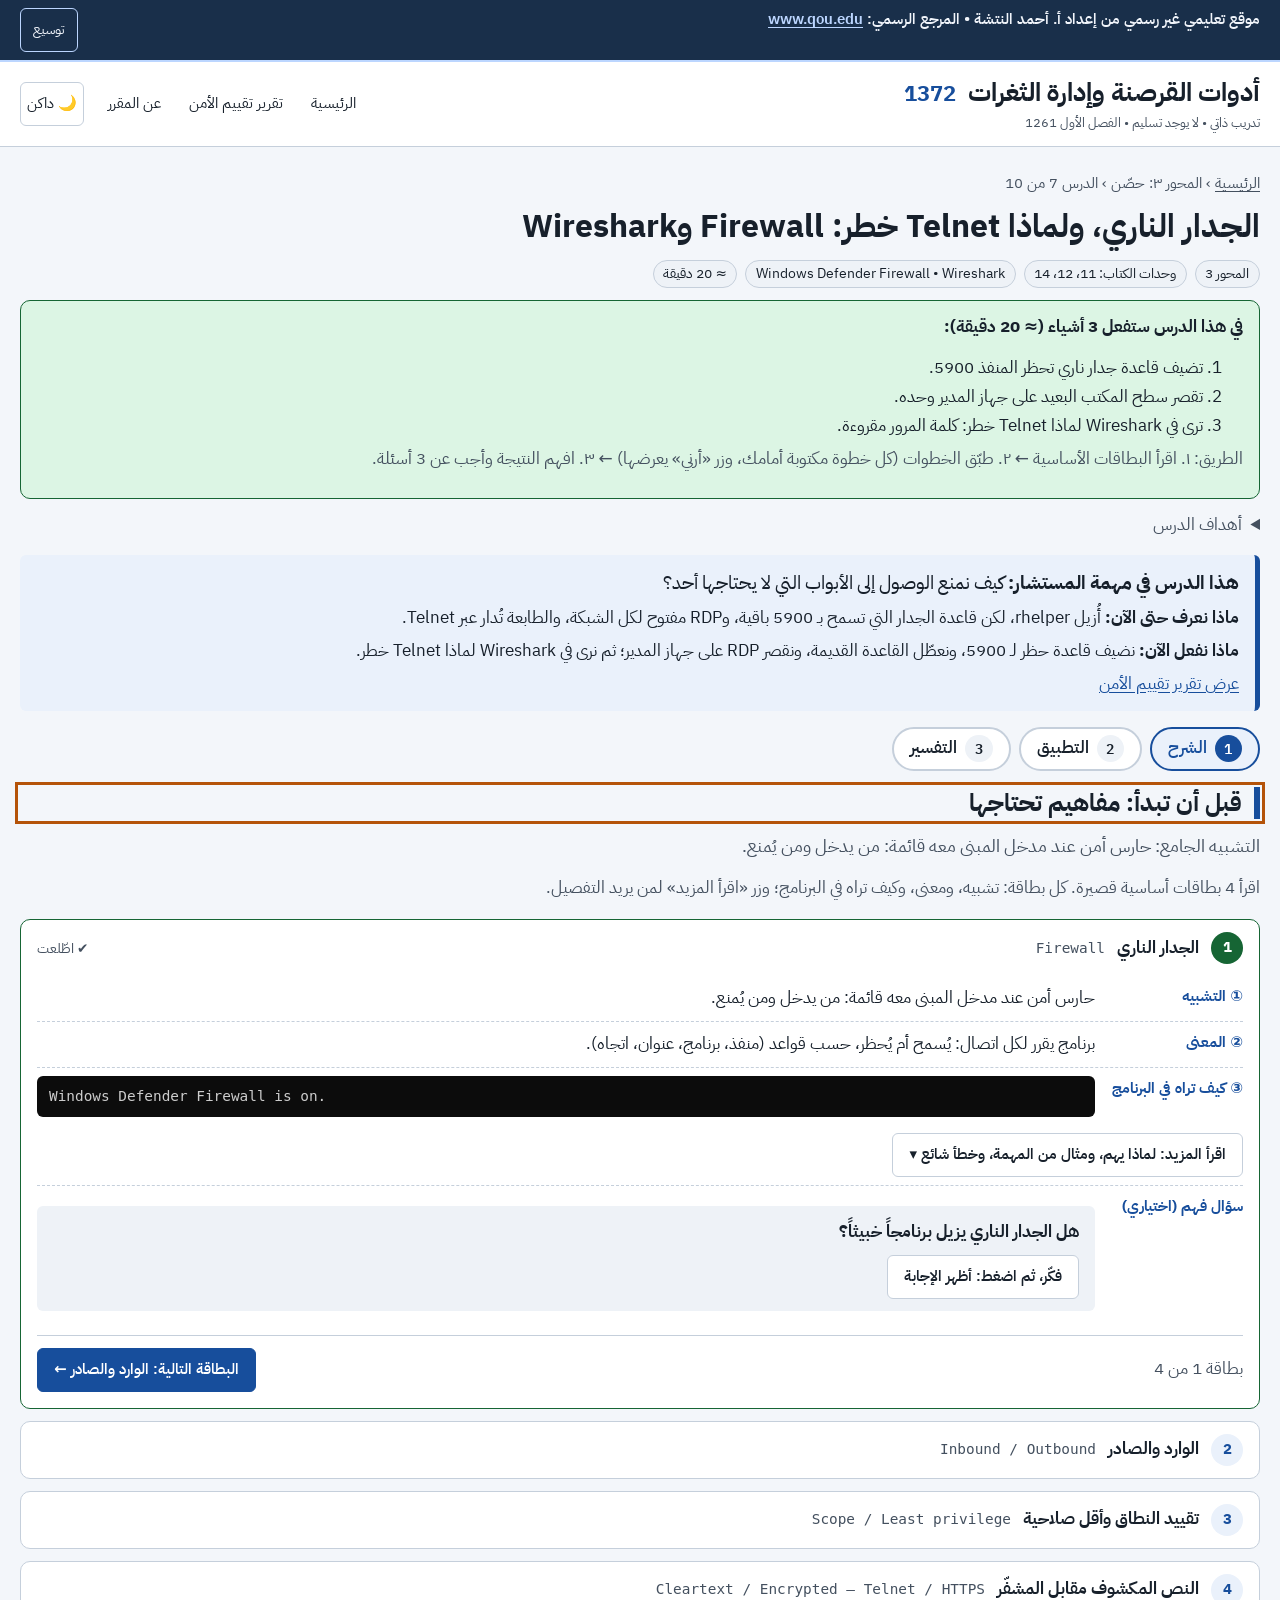
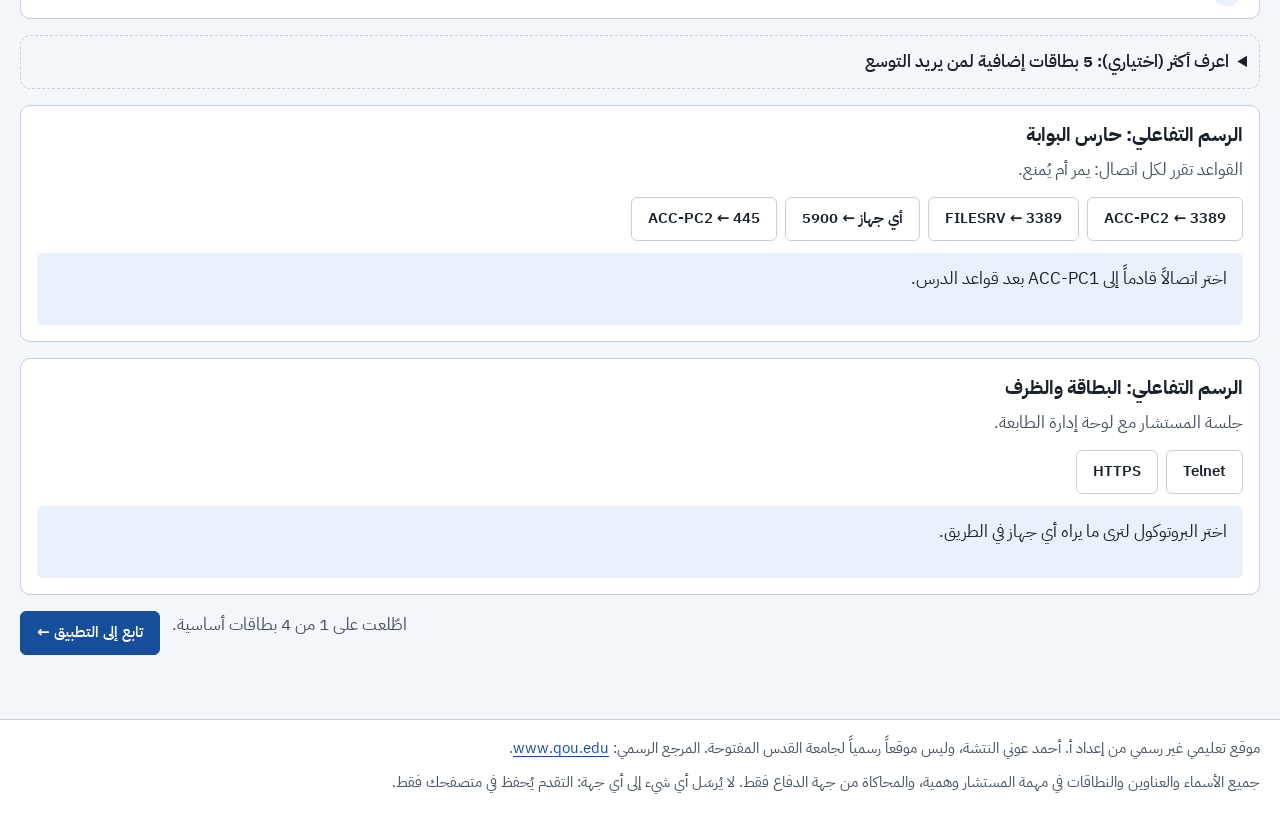
<file: labs/l7-firewall.html>
<!doctype html>
<html lang="ar" dir="rtl">
<head>
  <meta charset="utf-8">
  <meta name="viewport" content="width=device-width, initial-scale=1">
  <meta http-equiv="Content-Security-Policy" content="default-src 'self'; script-src 'self'; style-src 'self'; img-src 'self' data:; font-src 'self'">
  <title>الجدار الناري، ولماذا Telnet خطر: Firewall وWireshark — مختبر إدارة الثغرات الافتراضي</title>
  <meta name="description" content="محاكاة تعليمية غير رسمية لأدوات الجانب العملي لمقرر أدوات القرصنة وإدارة الثغرات (1372)، من جهة الدفاع فقط.">
  <link rel="icon" href="data:image/svg+xml,%3Csvg xmlns=%27http://www.w3.org/2000/svg%27 viewBox=%270 0 32 32%27%3E%3Cpath d=%27M16 3l11 4v8c0 7-5 12-11 14C10 27 5 22 5 15V7z%27 fill=%27none%27 stroke=%27%231d4ed8%27 stroke-width=%273%27/%3E%3Cpath d=%27M11 16l4 4 7-8%27 fill=%27none%27 stroke=%27%231d4ed8%27 stroke-width=%273%27/%3E%3C/svg%3E">
  <link rel="stylesheet" href="../css/fonts.css?v=718760122f7f">
  <link rel="stylesheet" href="../css/tokens.css?v=96bf70b5dad7">
  <link rel="stylesheet" href="../css/base.css?v=7f89a3940e64">
  <link rel="stylesheet" href="../css/components.css?v=40e0ebbf9280">
  <link rel="stylesheet" href="../css/windows.css?v=13bac5cd3489">
</head>
<body data-page="lesson" data-lesson="l7-firewall">
  <a class="skip-link" href="#main">تخطَّ إلى المحتوى</a>
  <div class="unofficial-banner is-folded" role="region" aria-label="تنبيه: موقع غير رسمي">
    <div class="container">
      <div class="ub-text">
        <p class="ub-short">موقع تعليمي غير رسمي من إعداد أ. أحمد النتشة • المرجع الرسمي: <a href="https://www.qou.edu" target="_blank" rel="noopener noreferrer"><bdi>www.qou.edu</bdi></a></p>
        <p class="ub-full">هذا الموقع مجهود شخصي تعليمي من إعداد أ. أحمد عوني النتشة، وليس موقعاً رسمياً لجامعة القدس المفتوحة. هو وسيلة مساعدة فقط وليس بديلاً عن المصادر الرسمية. المرجع الرسمي للمادة العلمية والمراسلات والإعلانات والقرارات هو موقع الجامعة والبوابة الأكاديمية.</p>
      </div>
      <button type="button" data-banner-fold aria-expanded="false">توسيع</button>
    </div>
  </div>
  <header class="site-header">
    <div class="container">
      <a class="brand" href="../index.html"><span class="course-heading"><span>أدوات القرصنة وإدارة الثغرات</span><bdi class="course-number" dir="ltr">1372</bdi></span><small>تدريب ذاتي • لا يوجد تسليم • الفصل الأول 1261</small></a>
      <nav class="site-nav" aria-label="التنقل الرئيسي"><a href="../index.html">الرئيسية</a><a href="../mission.html">تقرير تقييم الأمن</a><a href="../about.html">عن المقرر</a></nav>
      <button type="button" class="theme-toggle" data-theme-toggle aria-pressed="false">🌙 داكن</button>
    </div>
  </header>
  <main id="main"><div class="container" id="lesson-root"><div class="card loading-state" role="status"><h1>جاري تجهيز التدريب</h1><p>إن بقيت هذه الرسالة، أعد تحميل الصفحة وتأكد من اكتمال ملفات الموقع.</p><a href="../index.html">العودة إلى الرئيسية</a></div><noscript>فعّل JavaScript لعرض المحاكاة؛ تعمل محلياً في المتصفح.</noscript></div></main>
  <footer class="site-footer">
    <div class="container">
      <p>موقع تعليمي غير رسمي من إعداد أ. أحمد عوني النتشة، وليس موقعاً رسمياً لجامعة القدس المفتوحة. المرجع الرسمي: <a href="https://www.qou.edu" target="_blank" rel="noopener noreferrer"><bdi>www.qou.edu</bdi></a>.</p>
      <p>جميع الأسماء والعناوين والنطاقات في مهمة المستشار وهمية، والمحاكاة من جهة الدفاع فقط. لا يُرسَل أي شيء إلى أي جهة: التقدم يُحفظ في متصفحك فقط.</p>
    </div>
  </footer>
  <script src="../js/core/storage.js?v=7ae3f85cb401"></script>
  <script src="../js/core/chrome.js?v=d4c9bd094467"></script>
  <script src="../js/core/window-manager.js?v=9dd776139029"></script>
  <script src="../js/core/terminal.js?v=3084aeef0996"></script>
  <script src="../js/core/progress.js?v=b86893395c06"></script>
  <script src="../js/core/figures.js?v=6cafa1f9f2b7"></script>
  <script src="../js/core/figures2.js?v=f25a23be1450"></script>
  <script src="../js/core/stepper.js?v=c08e26033114"></script>
  <script src="../js/core/demo.js?v=94f703f23759"></script>
  <script src="../js/core/lesson.js?v=1b63ad22fb14"></script>
  <script src="../js/tools/cmdext.js?v=0856c586b7b2"></script>
  <script src="../js/tools/cmd.js?v=36e1f7d7b24b"></script>
  <script src="../js/tools/firewall.js?v=4650019f08a6"></script>
  <script src="../js/tools/wireshark.js?v=b47b94d22453"></script>
  <script src="../data/case.js?v=17b1b85157ec"></script>
  <script src="../content/mission.js?v=ff3018bf3ab8"></script>
  <script src="../content/lessons-index.js?v=ca0cf1978086"></script>
  <script src="../content/lessons/l7-firewall.js?v=394e7d210313"></script>
  <script src="../js/core/boot.js?v=715b2cb7ee1b"></script>
</body>
</html>
</file>
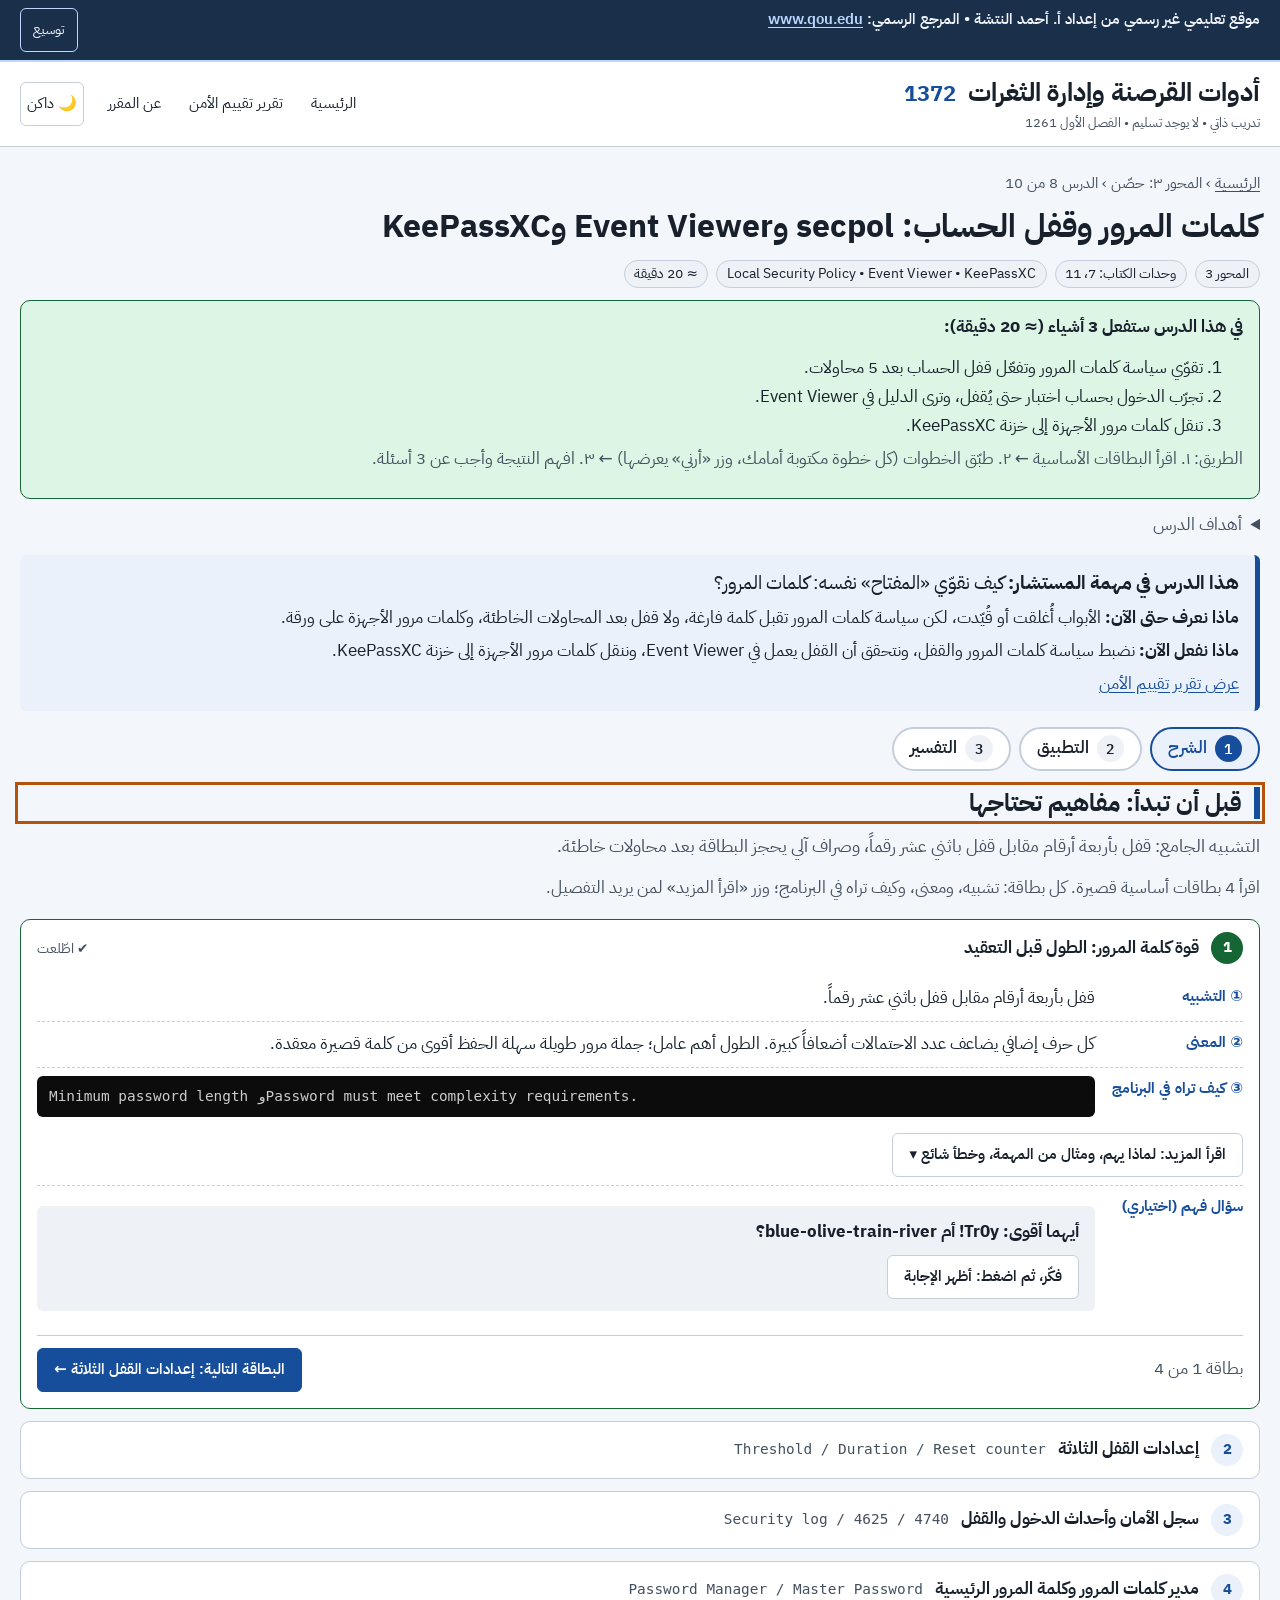
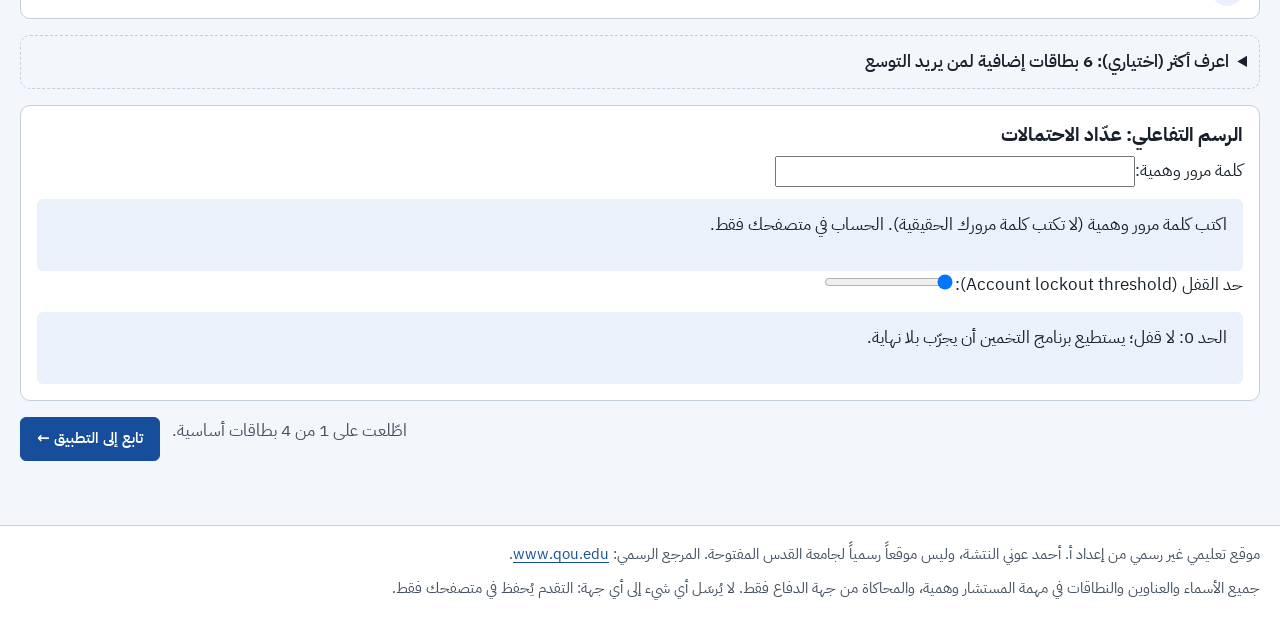
<file: labs/l8-passwords.html>
<!doctype html>
<html lang="ar" dir="rtl">
<head>
  <meta charset="utf-8">
  <meta name="viewport" content="width=device-width, initial-scale=1">
  <meta http-equiv="Content-Security-Policy" content="default-src 'self'; script-src 'self'; style-src 'self'; img-src 'self' data:; font-src 'self'">
  <title>كلمات المرور وقفل الحساب: secpol وEvent Viewer وKeePassXC — مختبر إدارة الثغرات الافتراضي</title>
  <meta name="description" content="محاكاة تعليمية غير رسمية لأدوات الجانب العملي لمقرر أدوات القرصنة وإدارة الثغرات (1372)، من جهة الدفاع فقط.">
  <link rel="icon" href="data:image/svg+xml,%3Csvg xmlns=%27http://www.w3.org/2000/svg%27 viewBox=%270 0 32 32%27%3E%3Cpath d=%27M16 3l11 4v8c0 7-5 12-11 14C10 27 5 22 5 15V7z%27 fill=%27none%27 stroke=%27%231d4ed8%27 stroke-width=%273%27/%3E%3Cpath d=%27M11 16l4 4 7-8%27 fill=%27none%27 stroke=%27%231d4ed8%27 stroke-width=%273%27/%3E%3C/svg%3E">
  <link rel="stylesheet" href="../css/fonts.css?v=718760122f7f">
  <link rel="stylesheet" href="../css/tokens.css?v=96bf70b5dad7">
  <link rel="stylesheet" href="../css/base.css?v=7f89a3940e64">
  <link rel="stylesheet" href="../css/components.css?v=40e0ebbf9280">
  <link rel="stylesheet" href="../css/windows.css?v=13bac5cd3489">
</head>
<body data-page="lesson" data-lesson="l8-passwords">
  <a class="skip-link" href="#main">تخطَّ إلى المحتوى</a>
  <div class="unofficial-banner is-folded" role="region" aria-label="تنبيه: موقع غير رسمي">
    <div class="container">
      <div class="ub-text">
        <p class="ub-short">موقع تعليمي غير رسمي من إعداد أ. أحمد النتشة • المرجع الرسمي: <a href="https://www.qou.edu" target="_blank" rel="noopener noreferrer"><bdi>www.qou.edu</bdi></a></p>
        <p class="ub-full">هذا الموقع مجهود شخصي تعليمي من إعداد أ. أحمد عوني النتشة، وليس موقعاً رسمياً لجامعة القدس المفتوحة. هو وسيلة مساعدة فقط وليس بديلاً عن المصادر الرسمية. المرجع الرسمي للمادة العلمية والمراسلات والإعلانات والقرارات هو موقع الجامعة والبوابة الأكاديمية.</p>
      </div>
      <button type="button" data-banner-fold aria-expanded="false">توسيع</button>
    </div>
  </div>
  <header class="site-header">
    <div class="container">
      <a class="brand" href="../index.html"><span class="course-heading"><span>أدوات القرصنة وإدارة الثغرات</span><bdi class="course-number" dir="ltr">1372</bdi></span><small>تدريب ذاتي • لا يوجد تسليم • الفصل الأول 1261</small></a>
      <nav class="site-nav" aria-label="التنقل الرئيسي"><a href="../index.html">الرئيسية</a><a href="../mission.html">تقرير تقييم الأمن</a><a href="../about.html">عن المقرر</a></nav>
      <button type="button" class="theme-toggle" data-theme-toggle aria-pressed="false">🌙 داكن</button>
    </div>
  </header>
  <main id="main"><div class="container" id="lesson-root"><div class="card loading-state" role="status"><h1>جاري تجهيز التدريب</h1><p>إن بقيت هذه الرسالة، أعد تحميل الصفحة وتأكد من اكتمال ملفات الموقع.</p><a href="../index.html">العودة إلى الرئيسية</a></div><noscript>فعّل JavaScript لعرض المحاكاة؛ تعمل محلياً في المتصفح.</noscript></div></main>
  <footer class="site-footer">
    <div class="container">
      <p>موقع تعليمي غير رسمي من إعداد أ. أحمد عوني النتشة، وليس موقعاً رسمياً لجامعة القدس المفتوحة. المرجع الرسمي: <a href="https://www.qou.edu" target="_blank" rel="noopener noreferrer"><bdi>www.qou.edu</bdi></a>.</p>
      <p>جميع الأسماء والعناوين والنطاقات في مهمة المستشار وهمية، والمحاكاة من جهة الدفاع فقط. لا يُرسَل أي شيء إلى أي جهة: التقدم يُحفظ في متصفحك فقط.</p>
    </div>
  </footer>
  <script src="../js/core/storage.js?v=7ae3f85cb401"></script>
  <script src="../js/core/chrome.js?v=d4c9bd094467"></script>
  <script src="../js/core/window-manager.js?v=9dd776139029"></script>
  <script src="../js/core/terminal.js?v=3084aeef0996"></script>
  <script src="../js/core/progress.js?v=b86893395c06"></script>
  <script src="../js/core/figures.js?v=6cafa1f9f2b7"></script>
  <script src="../js/core/figures2.js?v=f25a23be1450"></script>
  <script src="../js/core/stepper.js?v=c08e26033114"></script>
  <script src="../js/core/demo.js?v=94f703f23759"></script>
  <script src="../js/core/lesson.js?v=1b63ad22fb14"></script>
  <script src="../js/tools/cmdext.js?v=0856c586b7b2"></script>
  <script src="../js/tools/cmd.js?v=36e1f7d7b24b"></script>
  <script src="../js/tools/secpol.js?v=dededa05bb10"></script>
  <script src="../js/tools/eventviewer.js?v=7bb71b1711a0"></script>
  <script src="../js/tools/keepassxc.js?v=e62d28072d72"></script>
  <script src="../data/case.js?v=17b1b85157ec"></script>
  <script src="../content/mission.js?v=ff3018bf3ab8"></script>
  <script src="../content/lessons-index.js?v=ca0cf1978086"></script>
  <script src="../content/lessons/l8-passwords.js?v=c29474b30cbb"></script>
  <script src="../js/core/boot.js?v=715b2cb7ee1b"></script>
</body>
</html>
</file>
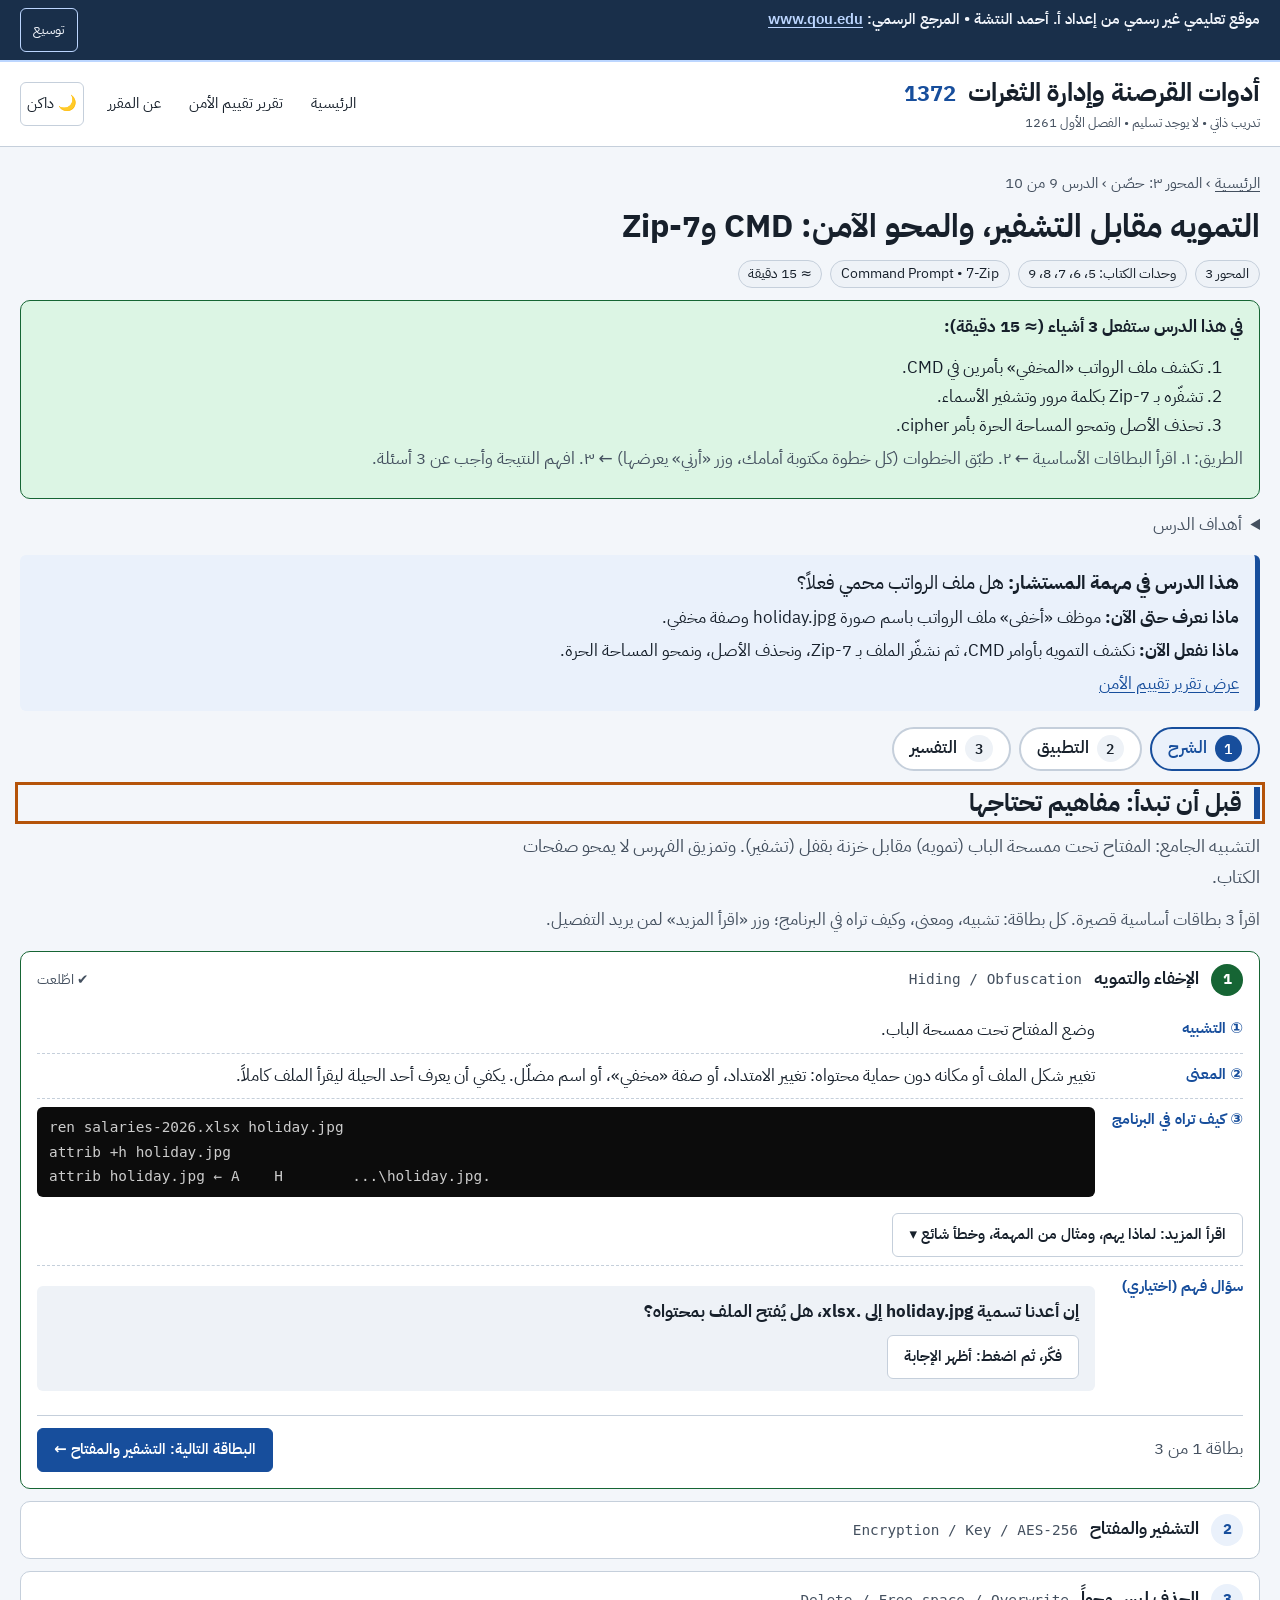
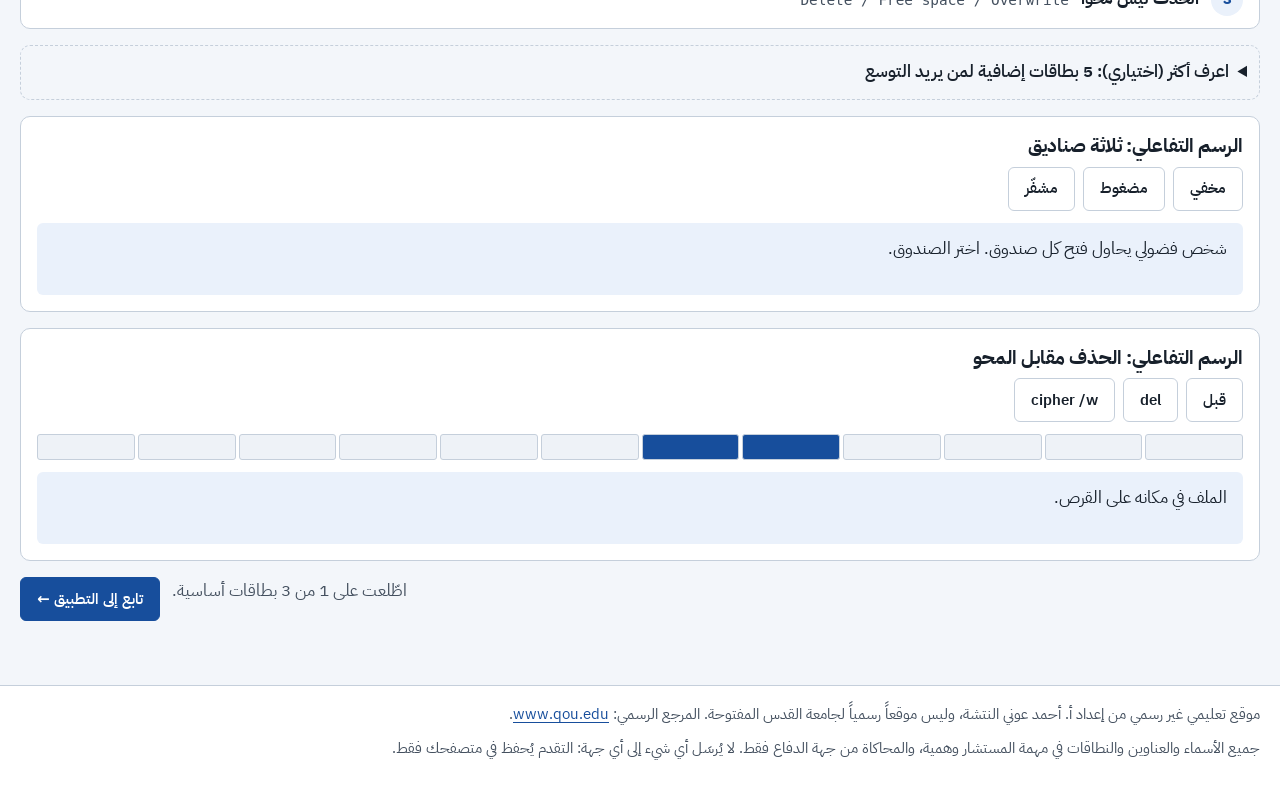
<file: labs/l9-encryption.html>
<!doctype html>
<html lang="ar" dir="rtl">
<head>
  <meta charset="utf-8">
  <meta name="viewport" content="width=device-width, initial-scale=1">
  <meta http-equiv="Content-Security-Policy" content="default-src 'self'; script-src 'self'; style-src 'self'; img-src 'self' data:; font-src 'self'">
  <title>التمويه مقابل التشفير، والمحو الآمن: CMD و7-Zip — مختبر إدارة الثغرات الافتراضي</title>
  <meta name="description" content="محاكاة تعليمية غير رسمية لأدوات الجانب العملي لمقرر أدوات القرصنة وإدارة الثغرات (1372)، من جهة الدفاع فقط.">
  <link rel="icon" href="data:image/svg+xml,%3Csvg xmlns=%27http://www.w3.org/2000/svg%27 viewBox=%270 0 32 32%27%3E%3Cpath d=%27M16 3l11 4v8c0 7-5 12-11 14C10 27 5 22 5 15V7z%27 fill=%27none%27 stroke=%27%231d4ed8%27 stroke-width=%273%27/%3E%3Cpath d=%27M11 16l4 4 7-8%27 fill=%27none%27 stroke=%27%231d4ed8%27 stroke-width=%273%27/%3E%3C/svg%3E">
  <link rel="stylesheet" href="../css/fonts.css?v=718760122f7f">
  <link rel="stylesheet" href="../css/tokens.css?v=96bf70b5dad7">
  <link rel="stylesheet" href="../css/base.css?v=7f89a3940e64">
  <link rel="stylesheet" href="../css/components.css?v=40e0ebbf9280">
  <link rel="stylesheet" href="../css/windows.css?v=13bac5cd3489">
</head>
<body data-page="lesson" data-lesson="l9-encryption">
  <a class="skip-link" href="#main">تخطَّ إلى المحتوى</a>
  <div class="unofficial-banner is-folded" role="region" aria-label="تنبيه: موقع غير رسمي">
    <div class="container">
      <div class="ub-text">
        <p class="ub-short">موقع تعليمي غير رسمي من إعداد أ. أحمد النتشة • المرجع الرسمي: <a href="https://www.qou.edu" target="_blank" rel="noopener noreferrer"><bdi>www.qou.edu</bdi></a></p>
        <p class="ub-full">هذا الموقع مجهود شخصي تعليمي من إعداد أ. أحمد عوني النتشة، وليس موقعاً رسمياً لجامعة القدس المفتوحة. هو وسيلة مساعدة فقط وليس بديلاً عن المصادر الرسمية. المرجع الرسمي للمادة العلمية والمراسلات والإعلانات والقرارات هو موقع الجامعة والبوابة الأكاديمية.</p>
      </div>
      <button type="button" data-banner-fold aria-expanded="false">توسيع</button>
    </div>
  </div>
  <header class="site-header">
    <div class="container">
      <a class="brand" href="../index.html"><span class="course-heading"><span>أدوات القرصنة وإدارة الثغرات</span><bdi class="course-number" dir="ltr">1372</bdi></span><small>تدريب ذاتي • لا يوجد تسليم • الفصل الأول 1261</small></a>
      <nav class="site-nav" aria-label="التنقل الرئيسي"><a href="../index.html">الرئيسية</a><a href="../mission.html">تقرير تقييم الأمن</a><a href="../about.html">عن المقرر</a></nav>
      <button type="button" class="theme-toggle" data-theme-toggle aria-pressed="false">🌙 داكن</button>
    </div>
  </header>
  <main id="main"><div class="container" id="lesson-root"><div class="card loading-state" role="status"><h1>جاري تجهيز التدريب</h1><p>إن بقيت هذه الرسالة، أعد تحميل الصفحة وتأكد من اكتمال ملفات الموقع.</p><a href="../index.html">العودة إلى الرئيسية</a></div><noscript>فعّل JavaScript لعرض المحاكاة؛ تعمل محلياً في المتصفح.</noscript></div></main>
  <footer class="site-footer">
    <div class="container">
      <p>موقع تعليمي غير رسمي من إعداد أ. أحمد عوني النتشة، وليس موقعاً رسمياً لجامعة القدس المفتوحة. المرجع الرسمي: <a href="https://www.qou.edu" target="_blank" rel="noopener noreferrer"><bdi>www.qou.edu</bdi></a>.</p>
      <p>جميع الأسماء والعناوين والنطاقات في مهمة المستشار وهمية، والمحاكاة من جهة الدفاع فقط. لا يُرسَل أي شيء إلى أي جهة: التقدم يُحفظ في متصفحك فقط.</p>
    </div>
  </footer>
  <script src="../js/core/storage.js?v=7ae3f85cb401"></script>
  <script src="../js/core/chrome.js?v=d4c9bd094467"></script>
  <script src="../js/core/window-manager.js?v=9dd776139029"></script>
  <script src="../js/core/terminal.js?v=3084aeef0996"></script>
  <script src="../js/core/progress.js?v=b86893395c06"></script>
  <script src="../js/core/figures.js?v=6cafa1f9f2b7"></script>
  <script src="../js/core/figures2.js?v=f25a23be1450"></script>
  <script src="../js/core/stepper.js?v=c08e26033114"></script>
  <script src="../js/core/demo.js?v=94f703f23759"></script>
  <script src="../js/core/lesson.js?v=1b63ad22fb14"></script>
  <script src="../js/tools/cmdext.js?v=0856c586b7b2"></script>
  <script src="../js/tools/cmd.js?v=36e1f7d7b24b"></script>
  <script src="../js/tools/sevenzip.js?v=ba6d3ef6e90e"></script>
  <script src="../data/case.js?v=17b1b85157ec"></script>
  <script src="../content/mission.js?v=ff3018bf3ab8"></script>
  <script src="../content/lessons-index.js?v=ca0cf1978086"></script>
  <script src="../content/lessons/l9-encryption.js?v=a251b0f14a08"></script>
  <script src="../js/core/boot.js?v=715b2cb7ee1b"></script>
</body>
</html>
</file>
<file: css/fonts.css>
/* Local Arabic UI font: IBM Plex Sans Arabic (SIL OFL 1.1 — see fonts/OFL-IBM-Plex-Sans-Arabic.txt).
   Served from ../fonts so the site works from file:// with no network (CLAUDE.md §3, §11). */
@font-face {
  font-family: "IBM Plex Sans Arabic"; font-style: normal; font-weight: 400; font-display: swap;
  src: url("../fonts/ibm-plex-sans-arabic-arabic-400-normal.woff2") format("woff2");
  unicode-range: U+0600-06FF, U+0750-077F, U+0870-088E, U+0890-0891, U+0897-08E1, U+08E3-08FF, U+200C-200E, U+2010-2011, U+204F, U+2E41, U+FB50-FDFF, U+FE70-FE74, U+FE76-FEFC;
}
@font-face {
  font-family: "IBM Plex Sans Arabic"; font-style: normal; font-weight: 400; font-display: swap;
  src: url("../fonts/ibm-plex-sans-arabic-latin-400-normal.woff2") format("woff2");
  unicode-range: U+0000-00FF, U+0131, U+0152-0153, U+02BB-02BC, U+02C6, U+02DA, U+02DC, U+0304, U+0308, U+0329, U+2000-206F, U+20AC, U+2122, U+2191, U+2193, U+2212, U+2215, U+FEFF, U+FFFD;
}
@font-face {
  font-family: "IBM Plex Sans Arabic"; font-style: normal; font-weight: 600; font-display: swap;
  src: url("../fonts/ibm-plex-sans-arabic-arabic-600-normal.woff2") format("woff2");
  unicode-range: U+0600-06FF, U+0750-077F, U+0870-088E, U+0890-0891, U+0897-08E1, U+08E3-08FF, U+200C-200E, U+2010-2011, U+204F, U+2E41, U+FB50-FDFF, U+FE70-FE74, U+FE76-FEFC;
}
@font-face {
  font-family: "IBM Plex Sans Arabic"; font-style: normal; font-weight: 600; font-display: swap;
  src: url("../fonts/ibm-plex-sans-arabic-latin-600-normal.woff2") format("woff2");
  unicode-range: U+0000-00FF, U+0131, U+0152-0153, U+02BB-02BC, U+02C6, U+02DA, U+02DC, U+0304, U+0308, U+0329, U+2000-206F, U+20AC, U+2122, U+2191, U+2193, U+2212, U+2215, U+FEFF, U+FFFD;
}
@font-face {
  font-family: "IBM Plex Sans Arabic"; font-style: normal; font-weight: 700; font-display: swap;
  src: url("../fonts/ibm-plex-sans-arabic-arabic-700-normal.woff2") format("woff2");
  unicode-range: U+0600-06FF, U+0750-077F, U+0870-088E, U+0890-0891, U+0897-08E1, U+08E3-08FF, U+200C-200E, U+2010-2011, U+204F, U+2E41, U+FB50-FDFF, U+FE70-FE74, U+FE76-FEFC;
}
@font-face {
  font-family: "IBM Plex Sans Arabic"; font-style: normal; font-weight: 700; font-display: swap;
  src: url("../fonts/ibm-plex-sans-arabic-latin-700-normal.woff2") format("woff2");
  unicode-range: U+0000-00FF, U+0131, U+0152-0153, U+02BB-02BC, U+02C6, U+02DA, U+02DC, U+0304, U+0308, U+0329, U+2000-206F, U+20AC, U+2122, U+2191, U+2193, U+2212, U+2215, U+FEFF, U+FFFD;
}
</file>
<file: css/tokens.css>
/* Design tokens — the only place colors/sizes are defined (CLAUDE.md §11). */
:root {
  /* typography */
  --font-ui-ar: "IBM Plex Sans Arabic", "Noto Sans Arabic", "Segoe UI", Tahoma, system-ui, sans-serif;
  --font-win: "Segoe UI", system-ui, Tahoma, sans-serif;
  --font-mono: Consolas, "Cascadia Mono", "DejaVu Sans Mono", monospace;
  --fs-body: 1.0625rem;      /* 17px >= 16px */
  --lh-body: 1.7;
  --fs-small: 0.9375rem;
  --fs-h1: 2rem;
  --fs-h2: 1.5rem;
  --fs-h3: 1.2rem;

  /* spacing / shape */
  --sp-1: 0.25rem;
  --sp-2: 0.5rem;
  --sp-3: 0.75rem;
  --sp-4: 1rem;
  --sp-5: 1.5rem;
  --sp-6: 2.5rem;
  --radius: 10px;
  --radius-sm: 6px;
  --touch: 44px;
  --content-w: 1240px;

  /* light theme (site UI) */
  --bg: #f3f6fa;
  --surface: #ffffff;
  --surface-2: #eef2f7;
  --border: #c5cfdb;
  --text: #17202b;
  --text-muted: #44505f;
  --primary: #174e9c;          /* blue = current / interpretation */
  --primary-soft: #eaf1fb;
  --on-primary: #ffffff;
  --success: #166534;          /* green = done */
  --success-soft: #dcf5e4;
  --warn: #7a4a00;             /* yellow = notice */
  --warn-soft: #fff1c2;
  --danger: #a61b1b;           /* red = risk indicator only */
  --danger-soft: #fde1e1;
  --focus: #b45309;
  --banner-bg: #192f4a;
  --banner-text: #f1f5fb;
  --banner-link: #bcd6ff;
  --shadow: 0 2px 6px rgba(15, 30, 55, 0.06);

  /* tool windows — native colours, NOT affected by the site theme (CLAUDE.md §8) */
  --win-frame: #f3f3f3;
  --win-frame-text: #1a1a1a;
  --win-frame-border: #8a8a8a;
  --win-title-inactive: #ebebeb;
  --win-surface: #ffffff;
  --win-surface-text: #000000;
  --win-menu-bg: #ffffff;
  --win-menu-hover: #e5f3ff;
  --win-select: #cce8ff;
  --win-select-text: #000000;
  --win-disabled: #8c8c8c;
  --win-grid-line: #e0e0e0;
  --win-header-bg: #f0f0f0;
  --win-close-hover: #c42b1c;
  --win-badge-bg: #fff4c2;
  --win-badge-text: #5c4300;
  --win-badge-border: #c9a400;
  --cmd-bg: #0c0c0c;
  --cmd-text: #cccccc;
  --cmd-note: #7fb7ff;
  --kali-frame: #1b1e24;
  --kali-frame-text: #e6e6e6;
  --kali-bg: #14161b;
  --kali-text: #d6d6d6;
  --kali-prompt-blue: #5aa9ff;
  --kali-prompt-green: #4ee08a;
  --ar-header-bg: #e6e0f5;       /* Autoruns: location header (light purple) */
  --ar-pink: #ffc7ce;            /* Autoruns: no verified publisher */
  --ar-yellow: #fff59b;          /* Autoruns: file not found */
  --ar-tab-active: #ffffff;
  --ar-tab-bg: #e1e1e1;
  --annot-bg: #fff3b0;
  --annot-border: #b8860b;
  --hl-outline: #ff7a00;
}

/* dark theme (site UI only). Applied by toggle or system preference. */
:root[data-theme="dark"] {
  --bg: #0e1520;
  --surface: #162130;
  --surface-2: #1d2b3d;
  --border: #3a4c63;
  --text: #e8eef5;
  --text-muted: #b2bfce;
  --primary: #8db4ff;
  --primary-soft: #1d3157;
  --on-primary: #0b1220;
  --success: #6ee79a;
  --success-soft: #153a26;
  --warn: #ffd978;
  --warn-soft: #3b2f0b;
  --danger: #ff9a93;
  --danger-soft: #431a1a;
  --focus: #ffc266;
  --banner-bg: #2a2000;
  --shadow: 0 2px 10px rgba(0, 0, 0, 0.5);
}

@media (prefers-color-scheme: dark) {
  :root:not([data-theme="light"]) {
    --bg: #0e1520;
    --surface: #162130;
    --surface-2: #1d2b3d;
    --border: #3a4c63;
    --text: #e8eef5;
    --text-muted: #b2bfce;
    --primary: #8db4ff;
    --primary-soft: #1d3157;
    --on-primary: #0b1220;
    --success: #6ee79a;
    --success-soft: #153a26;
    --warn: #ffd978;
    --warn-soft: #3b2f0b;
    --danger: #ff9a93;
    --danger-soft: #431a1a;
    --focus: #ffc266;
    --banner-bg: #2a2000;
    --shadow: 0 2px 10px rgba(0, 0, 0, 0.5);
  }
}

/* Sysinternals / Event Viewer native colours (not affected by the site theme) */
:root {
  --tv-green: #b9f0b9;
  --tv-yellow: #fff59b;
  --tv-red: #ffb7b7;
  --ev-pane: #f7f7f7;
  --ev-tree-sel: #cce8ff;
  --ev-fail: #a61b1b;
  --ev-ok: #1a6b2c;
  --pm-bar: #f0f0f0;
}

/* Wireshark default colouring rules (⚠️ ui-reference §3) and filter-bar states */
:root {
  --ws-tcp: #e7e6ff;
  --ws-udp: #daeeff;
  --ws-arp: #faf0d7;
  --ws-syn: #a0a0a0;
  --ws-http: #e4ffc7;
  --ws-ok: #afffaf;
  --ws-bad: #ffafaf;
}
</file>
<file: css/base.css>
/* Base: reset, typography, page chrome (banner, header, footer). Colours come from tokens.css only. */
*, *::before, *::after { box-sizing: border-box; }
html { -webkit-text-size-adjust: 100%; color-scheme: light dark; scroll-padding-block: 6rem 2rem; }
:root[data-theme="light"] { color-scheme: light; }
:root[data-theme="dark"] { color-scheme: dark; }
body {
  margin: 0;
  background: var(--bg);
  color: var(--text);
  font-family: var(--font-ui-ar);
  font-size: var(--fs-body);
  line-height: var(--lh-body);
  min-block-size: 100vh;
  display: flex;
  flex-direction: column;
  overflow-x: hidden;
}
h1, h2, h3, h4 { line-height: 1.35; margin-block: 0 var(--sp-3); }
h1 { font-size: var(--fs-h1); }
h2 { font-size: var(--fs-h2); }
h3 { font-size: var(--fs-h3); }
p { margin-block: 0 var(--sp-3); }
a { color: var(--primary); text-underline-offset: 3px; }
a:hover { text-decoration-thickness: 2px; }
code, kbd, samp, .ltr { font-family: var(--font-mono); direction: ltr; unicode-bidi: isolate; }
code { background: var(--surface-2); padding: 0.05em 0.35em; border-radius: 4px; font-size: 0.92em; }
img, svg { max-inline-size: 100%; }
:focus-visible { outline: 3px solid var(--focus); outline-offset: 2px; }
[hidden] { display: none !important; }

.skip-link {
  position: absolute; inset-inline-start: var(--sp-3); inset-block-start: -100px;
  background: var(--primary); color: var(--on-primary); padding: var(--sp-2) var(--sp-4);
  border-radius: var(--radius-sm); z-index: 1000;
}
.skip-link:focus { inset-block-start: var(--sp-3); }
.sr-only {
  position: absolute; inline-size: 1px; block-size: 1px; overflow: hidden;
  clip: rect(0 0 0 0); white-space: nowrap; margin: -1px; padding: 0; border: 0;
}
.container { inline-size: min(100% - 2rem, var(--content-w)); margin-inline: auto; }

/* ---- unofficial-site banner (mandatory, CLAUDE.md §2) ---- */
.unofficial-banner {
  position: sticky; inset-block-start: 0; z-index: 900;
  background: var(--banner-bg); color: var(--banner-text);
  font-size: var(--fs-small); line-height: 1.5;
  border-block-end: 2px solid var(--banner-link);
}
.unofficial-banner .container { display: flex; align-items: flex-start; gap: var(--sp-3); padding-block: var(--sp-2); }
.unofficial-banner .ub-text { flex: 1; min-inline-size: 0; }
.unofficial-banner .ub-short { font-weight: 600; margin: 0; }
.unofficial-banner .ub-full { margin: var(--sp-1) 0 0; opacity: 0.95; }
.unofficial-banner.is-folded .ub-full { display: none; }
.unofficial-banner a { color: var(--banner-link); }
.unofficial-banner button {
  min-block-size: var(--touch); min-inline-size: var(--touch);
  background: transparent; color: var(--banner-text); border: 1px solid var(--banner-link);
  border-radius: var(--radius-sm); cursor: pointer; font: inherit; font-size: 0.85rem; padding-inline: var(--sp-3);
}
.unofficial-banner button:hover { background: rgba(255, 255, 255, 0.12); }

/* ---- site header / nav ---- */
.site-header { background: var(--surface); border-block-end: 1px solid var(--border); }
.site-header .container { display: flex; flex-wrap: wrap; align-items: center; gap: var(--sp-3); padding-block: var(--sp-3); }
.brand { font-weight: 700; font-size: clamp(1.2rem, 2.3vw, 1.6rem); color: var(--text); text-decoration: none; margin-inline-end: auto; max-inline-size: 100%; }
.course-heading { display: flex; flex-wrap: wrap; align-items: baseline; gap: var(--sp-2) var(--sp-3); line-height: 1.5; }
.course-number { white-space: nowrap; color: var(--primary); font-size: 0.85em; }
.brand small { display: block; font-weight: 400; font-size: 0.8rem; color: var(--text-muted); }
.site-nav { display: flex; flex-wrap: wrap; gap: var(--sp-1); }
.site-nav a {
  display: inline-flex; align-items: center; min-block-size: var(--touch); padding-inline: var(--sp-3);
  border-radius: var(--radius-sm); color: var(--text); text-decoration: none; font-size: var(--fs-small);
}
.site-nav a:hover { background: var(--surface-2); }
.site-nav a[aria-current="page"] { background: var(--primary-soft); color: var(--primary); font-weight: 700; }
.theme-toggle {
  min-block-size: var(--touch); min-inline-size: var(--touch); border: 1px solid var(--border);
  background: var(--surface); color: var(--text); border-radius: var(--radius-sm); cursor: pointer; font: inherit; font-size: var(--fs-small);
}
.theme-toggle:hover { background: var(--surface-2); }

main { flex: 1; padding-block: var(--sp-5); }

.site-footer { background: var(--surface); border-block-start: 1px solid var(--border); padding-block: var(--sp-4); font-size: var(--fs-small); color: var(--text-muted); }
.site-footer p { margin: 0 0 var(--sp-2); }

/* ---- buttons ---- */
.btn {
  display: inline-flex; align-items: center; justify-content: center; gap: var(--sp-2);
  min-block-size: var(--touch); padding-inline: var(--sp-4); border-radius: var(--radius-sm);
  border: 1px solid var(--border); background: var(--surface); color: var(--text);
  font: inherit; font-size: var(--fs-small); font-weight: 600; cursor: pointer; text-decoration: none;
}
.btn:hover { background: var(--surface-2); }
.btn[disabled], .btn[aria-disabled="true"] { border-style: dashed; filter: grayscale(0.6); cursor: not-allowed; }
.btn-primary { background: var(--primary); color: var(--on-primary); border-color: var(--primary); }
.btn-primary:hover { background: var(--primary); filter: brightness(1.1); }
.btn-danger { color: var(--danger); border-color: var(--danger); }

.card { background: var(--surface); border: 1px solid var(--border); border-radius: var(--radius); padding: var(--sp-4) var(--sp-5); box-shadow: var(--shadow); }

@media (prefers-reduced-motion: reduce) {
  *, *::before, *::after { animation-duration: 0.001ms !important; animation-iteration-count: 1 !important; transition-duration: 0.001ms !important; scroll-behavior: auto !important; }
}
</file>
<file: css/components.css>
/* Site components: lesson page, concept cards, practice layout, interpretation, home, case board. */

/* ---------- generic ---------- */
.page-title { margin-block-end: var(--sp-2); }
.lead { font-size: 1.15rem; color: var(--text-muted); max-inline-size: 70ch; }
.muted { color: var(--text-muted); }
.chip {
  display: inline-block; padding: 0.1rem 0.6rem; border-radius: 999px; font-size: 0.85rem;
  background: var(--surface-2); color: var(--text); border: 1px solid var(--border);
}
.chip-ok { background: var(--success-soft); color: var(--success); border-color: var(--success); }
.chip-warn { background: var(--warn-soft); color: var(--warn); border-color: var(--warn); }
.note { border-inline-start: 5px solid var(--warn); background: var(--warn-soft); color: var(--text); padding: var(--sp-3) var(--sp-4); border-radius: var(--radius-sm); margin-block: var(--sp-3); }
.note-info { border-inline-start-color: var(--primary); background: var(--primary-soft); }
.note-danger { border-inline-start-color: var(--danger); background: var(--danger-soft); }
.grid-2 { display: grid; gap: var(--sp-4); grid-template-columns: repeat(auto-fit, minmax(min(100%, 300px), 1fr)); }
table.data { border-collapse: collapse; inline-size: 100%; background: var(--surface); }
table.data th, table.data td { border: 1px solid var(--border); padding: var(--sp-2) var(--sp-3); text-align: start; vertical-align: top; }
table.data th { background: var(--surface-2); }
.table-scroll { overflow-x: auto; }

/* ---------- home ---------- */
.hero { padding-block: var(--sp-5); }
.hero h1 { font-size: 2.2rem; }
.progress-bar { block-size: 12px; background: var(--surface-2); border: 1px solid var(--border); border-radius: 999px; overflow: hidden; }
.progress-bar > span { display: block; block-size: 100%; background: var(--success); inline-size: 0; }
.progress-bar > span.w-0 { inline-size: 0; }
.progress-bar > span.w-100 { inline-size: 100%; }
.lesson-cards { display: grid; gap: var(--sp-4); grid-template-columns: repeat(auto-fill, minmax(min(100%, 320px), 1fr)); margin-block: var(--sp-4); }
.lesson-card { display: flex; flex-direction: column; gap: var(--sp-2); }
.lesson-card h3 { margin: 0; }
.lesson-card .meta { display: flex; flex-wrap: wrap; gap: var(--sp-2); }
.lesson-card .stages { display: flex; gap: var(--sp-2); flex-wrap: wrap; }
.lesson-card .actions { margin-block-start: auto; padding-block-start: var(--sp-3); }
.axis-block { margin-block: var(--sp-5); }
.axis-block > h2 { border-inline-start: 6px solid var(--primary); padding-inline-start: var(--sp-3); }
.soon { border-style: dashed; box-shadow: none; }

/* ---------- lesson header + phases ---------- */
.lesson-head { margin-block-end: var(--sp-4); }
.lesson-head .meta { display: flex; flex-wrap: wrap; gap: var(--sp-2); margin-block: var(--sp-2); }
.breadcrumb { font-size: var(--fs-small); color: var(--text-muted); margin-block-end: var(--sp-2); }
.breadcrumb a { color: var(--text-muted); }
.phases { display: flex; flex-wrap: wrap; gap: var(--sp-2); list-style: none; padding: 0; margin: var(--sp-4) 0; }
.phase-tab {
  display: inline-flex; align-items: center; gap: var(--sp-2); min-block-size: var(--touch); padding-inline: var(--sp-4);
  border: 2px solid var(--border); background: var(--surface); color: var(--text); border-radius: 999px;
  font: inherit; font-weight: 600; cursor: pointer;
}
.phase-tab .num { display: inline-grid; place-items: center; inline-size: 1.7rem; block-size: 1.7rem; border-radius: 50%; background: var(--surface-2); font-size: 0.9rem; }
.phase-tab.is-current { border-color: var(--primary); background: var(--primary-soft); color: var(--primary); }
.phase-tab.is-current .num { background: var(--primary); color: var(--on-primary); }
.phase-tab.is-done { border-color: var(--success); }
.phase-tab.is-done .num { background: var(--success); color: var(--surface); }
.phase-tab[aria-disabled="true"] { border-style: dashed; color: var(--text-muted); cursor: not-allowed; }
.modes { display: flex; flex-wrap: wrap; gap: var(--sp-2); align-items: center; margin-block-end: var(--sp-4); }
.modes .label { font-size: var(--fs-small); color: var(--text-muted); }
.mode-btn { min-block-size: var(--touch); padding-inline: var(--sp-3); border: 1px solid var(--border); background: var(--surface); color: var(--text); border-radius: var(--radius-sm); font: inherit; font-size: var(--fs-small); cursor: pointer; }
.mode-btn[aria-pressed="true"] { background: var(--primary); color: var(--on-primary); border-color: var(--primary); }
.mode-btn[aria-disabled="true"] { border-style: dashed; color: var(--text-muted); cursor: not-allowed; }

.phase-panel { margin-block-end: var(--sp-6); }
.phase-panel > h2 { border-inline-start: 6px solid var(--primary); padding-inline-start: var(--sp-3); }
.phase-next { display: flex; justify-content: flex-end; gap: var(--sp-3); margin-block-start: var(--sp-4); flex-wrap: wrap; }

/* ---------- explain: concept cards ---------- */
.concept-list { display: grid; gap: var(--sp-3); margin-block: var(--sp-4); }
.concept { background: var(--surface); border: 1px solid var(--border); border-radius: var(--radius); }
.concept.is-locked { border-style: dashed; }
.concept.is-done { border-color: var(--success); }
.concept-head {
  inline-size: 100%; display: flex; align-items: center; gap: var(--sp-3); min-block-size: var(--touch);
  padding: var(--sp-3) var(--sp-4); background: transparent; border: 0; color: var(--text); font: inherit;
  font-weight: 700; text-align: start; cursor: pointer; border-radius: var(--radius);
}
.concept-head .cnum { display: inline-grid; place-items: center; min-inline-size: 2rem; block-size: 2rem; border-radius: 50%; background: var(--primary-soft); color: var(--primary); font-size: 0.95rem; }
.concept.is-done .cnum { background: var(--success); color: var(--surface); }
.concept-head .cen { font-weight: 400; color: var(--text-muted); font-family: var(--font-mono); font-size: 0.9rem; direction: ltr; unicode-bidi: isolate; }
.concept-head .state { margin-inline-start: auto; font-size: 0.85rem; font-weight: 400; color: var(--text-muted); }
.concept-body { padding: 0 var(--sp-4) var(--sp-4); }
.c-row { display: grid; grid-template-columns: 8.5rem 1fr; gap: var(--sp-3); padding-block: var(--sp-2); border-block-start: 1px dashed var(--border); }
.c-row:first-child { border-block-start: 0; }
.c-label { font-weight: 700; color: var(--primary); font-size: var(--fs-small); }
.c-tool { margin: 0; padding: var(--sp-2) var(--sp-3); background: var(--cmd-bg); color: var(--cmd-text); border-radius: var(--radius-sm); font-family: var(--font-mono); font-size: 0.9rem; overflow-x: auto; white-space: pre; direction: ltr; text-align: left; }
.c-mistake .c-label { color: var(--warn); }
@media (max-width: 640px) { .c-row { grid-template-columns: 1fr; gap: 0; } }

.quiz { background: var(--surface-2); border-radius: var(--radius-sm); padding: var(--sp-3) var(--sp-4); margin-block-start: var(--sp-3); }
.quiz .q { font-weight: 700; margin: 0 0 var(--sp-2); }
.quiz-opts { display: flex; flex-wrap: wrap; gap: var(--sp-2); }
.quiz-opt { min-block-size: var(--touch); padding-inline: var(--sp-4); border: 1px solid var(--border); background: var(--surface); color: var(--text); border-radius: var(--radius-sm); font: inherit; cursor: pointer; }
.quiz-opt:hover { background: var(--primary-soft); }
.quiz-opt.is-right { background: var(--success-soft); border-color: var(--success); color: var(--success); font-weight: 700; }
.quiz-opt.is-wrong { background: var(--danger-soft); border-color: var(--danger); color: var(--danger); }
.quiz-value { display: flex; gap: var(--sp-2); flex-wrap: wrap; }
.quiz-value input { min-block-size: var(--touch); padding-inline: var(--sp-3); border: 1px solid var(--border); border-radius: var(--radius-sm); background: var(--surface); color: var(--text); font: inherit; font-family: var(--font-mono); direction: ltr; min-inline-size: 14rem; }
.quiz-fb { margin: var(--sp-2) 0 0; padding: var(--sp-2) var(--sp-3); border-radius: var(--radius-sm); }
.quiz-fb.ok { background: var(--success-soft); color: var(--text); border-inline-start: 4px solid var(--success); }
.quiz-fb.bad { background: var(--danger-soft); color: var(--text); border-inline-start: 4px solid var(--danger); }

/* ---------- interactive figures ---------- */
.figure { background: var(--surface); border: 1px solid var(--border); border-radius: var(--radius); padding: var(--sp-4); margin-block: var(--sp-4); }
.figure h3 { margin-block-end: var(--sp-2); }
.fig-svg { inline-size: 100%; block-size: auto; max-block-size: 380px; }
.fig-svg .node { cursor: pointer; }
.fig-svg .node rect, .fig-svg .node circle { fill: var(--surface-2); stroke: var(--text-muted); stroke-width: 2; }
.fig-svg .node:hover rect, .fig-svg .node:focus rect, .fig-svg .node.is-active rect { fill: var(--primary-soft); stroke: var(--primary); }
.fig-svg .node.is-bad rect { fill: var(--danger-soft); stroke: var(--danger); }
.fig-svg .node:focus { outline: none; }
.fig-svg .node:focus-visible rect { stroke: var(--focus); stroke-width: 4; }
.fig-svg text { fill: var(--text); font-family: var(--font-ui-ar); font-size: 15px; }
.fig-svg text.ltr-text { font-family: var(--font-mono); font-size: 14px; direction: ltr; }
.fig-svg .link { stroke: var(--text-muted); stroke-width: 2; fill: none; }
.fig-svg .link.is-active { stroke: var(--primary); stroke-width: 4; }
.fig-svg .link.is-broken { stroke: var(--danger); stroke-dasharray: 6 6; }
.fig-svg .zone { fill: none; stroke: var(--border); stroke-width: 2; stroke-dasharray: 8 6; }
.fig-svg .zone-label { fill: var(--text-muted); font-size: 14px; }
.fig-explain { background: var(--primary-soft); border-radius: var(--radius-sm); padding: var(--sp-3) var(--sp-4); min-block-size: 4.5rem; margin-block-start: var(--sp-3); }
.fig-controls { display: flex; flex-wrap: wrap; gap: var(--sp-2); align-items: center; margin-block-end: var(--sp-2); }
.switch { display: inline-flex; align-items: center; gap: var(--sp-2); min-block-size: var(--touch); cursor: pointer; }
.switch input { inline-size: 1.4rem; block-size: 1.4rem; }

/* ---------- practice layout ---------- */
.practice-scenario { background: var(--primary-soft); border-radius: var(--radius); padding: var(--sp-3) var(--sp-4); margin-block-end: var(--sp-4); }
.practice-grid { display: grid; gap: var(--sp-4); grid-template-columns: 1fr; align-items: start; }
@media (min-width: 1024px) { .practice-grid { grid-template-columns: 22rem minmax(0, 1fr); } }
.steps-panel { background: var(--surface); border: 1px solid var(--border); border-radius: var(--radius); padding: var(--sp-4); }
.steps-panel h3 { margin-block-end: var(--sp-2); }
.steps-progress { font-size: var(--fs-small); color: var(--text-muted); margin-block-end: var(--sp-3); }
.step-list { list-style: none; margin: 0; padding: 0; display: grid; gap: var(--sp-2); }
.step { border: 1px solid var(--border); border-radius: var(--radius-sm); padding: var(--sp-2) var(--sp-3); background: var(--surface); }
.step .step-title { display: flex; gap: var(--sp-2); align-items: flex-start; font-weight: 600; }
.step .mark { flex: none; inline-size: 1.6rem; block-size: 1.6rem; border-radius: 50%; display: inline-grid; place-items: center; background: var(--surface-2); font-size: 0.85rem; border: 1px solid var(--border); }
.step.is-current { border: 2px solid var(--primary); background: var(--primary-soft); }
.step.is-current .mark { background: var(--primary); color: var(--on-primary); border-color: var(--primary); }
.step.is-done { border-color: var(--success); }
.step.is-done .mark { background: var(--success); color: var(--surface); border-color: var(--success); }
.step.is-locked { border-style: dashed; color: var(--text-muted); }
.step-detail { margin-block-start: var(--sp-2); font-size: var(--fs-small); }
.step-why { color: var(--text-muted); margin: var(--sp-1) 0 var(--sp-2); }
.step-feedback { margin-block-start: var(--sp-2); padding: var(--sp-2) var(--sp-3); border-radius: var(--sp-1); background: var(--warn-soft); border-inline-start: 4px solid var(--warn); font-size: var(--fs-small); }
.hint-row { display: flex; gap: var(--sp-2); flex-wrap: wrap; margin-block-start: var(--sp-2); }
.hint-text { margin-block-start: var(--sp-2); padding: var(--sp-2) var(--sp-3); background: var(--surface); border: 1px dashed var(--primary); border-radius: var(--radius-sm); font-size: var(--fs-small); }
.hint-text .ltr { background: var(--surface-2); padding: 0 0.3em; border-radius: 3px; }
.stage-wrap { min-inline-size: 0; }
.stage-bar { display: flex; flex-wrap: wrap; align-items: center; gap: var(--sp-2); padding: var(--sp-2) var(--sp-3); background: var(--surface-2); border: 1px solid var(--border); border-block-end: 0; border-radius: var(--radius) var(--radius) 0 0; font-size: var(--fs-small); }
.stage-bar .spacer { margin-inline-start: auto; }
.stage-bar select, .stage-bar button { min-block-size: 38px; border: 1px solid var(--border); background: var(--surface); color: var(--text); border-radius: var(--radius-sm); font: inherit; font-size: var(--fs-small); padding-inline: var(--sp-2); cursor: pointer; }
.stage-bar .state-toggle { display: inline-flex; align-items: center; gap: var(--sp-2); }
.stage { direction: ltr; position: relative; background: var(--surface-2); border: 1px solid var(--border); border-radius: 0 0 var(--radius) var(--radius); block-size: clamp(30rem, calc(100vh - 9rem), 56rem); overflow: auto; background-image: linear-gradient(135deg, var(--surface-2), var(--bg)); }
.stage-empty { position: absolute; inset: 0; display: grid; place-items: center; color: var(--text-muted); text-align: center; padding: var(--sp-4); }
.mobile-hint { display: none; }
@media (max-width: 767px) { .mobile-hint { display: block; } .stage { min-block-size: 40rem; } }
.fsim-hl { outline: 3px solid var(--hl-outline) !important; outline-offset: 2px; animation: hlpulse 1.2s ease-in-out infinite; }
@keyframes hlpulse { 50% { outline-color: transparent; } }

/* ---------- interpret ---------- */
.annot-pane { background: var(--cmd-bg); color: var(--cmd-text); border-radius: var(--radius); padding: var(--sp-3); overflow-x: auto; direction: ltr; text-align: left; }
.annot-pane.is-light { background: var(--win-surface); color: var(--win-surface-text); font-family: var(--font-win); }
.annot-pane.is-light .annot-title { color: #1a4d99; }
.annot-pane.is-light .ar-table { font-size: 13px; }
.annot-pane .annot-title { color: var(--cmd-note); font-family: var(--font-mono); font-size: 0.85rem; margin-block-end: var(--sp-2); }
.annot-pane pre { margin: 0 0 var(--sp-3); font-family: var(--font-mono); font-size: 0.92rem; white-space: pre; line-height: 1.45; }
.annot {
  background: var(--annot-bg); color: #000; border: 0; border-block-end: 2px dotted var(--annot-border); border-radius: 3px;
  font: inherit; padding: 0 2px; cursor: pointer; display: inline;
}
.annot:hover, .annot.is-open { background: var(--hl-outline); }
.annot.is-danger { background: var(--ar-pink); }
.meaning-card { background: var(--surface); border: 2px solid var(--primary); border-radius: var(--radius); padding: var(--sp-3) var(--sp-4); margin-block: var(--sp-3); }
.meaning-card .val { font-family: var(--font-mono); direction: ltr; unicode-bidi: isolate; background: var(--surface-2); padding: 0 0.4em; border-radius: 4px; }
.meaning-card.is-danger { border-color: var(--danger); }
.recall-link { background: none; border: 0; color: var(--primary); text-decoration: underline; cursor: pointer; font: inherit; padding: 0; min-block-size: 32px; }
.annot-tools { display: flex; flex-wrap: wrap; gap: var(--sp-2); margin-block-end: var(--sp-3); }
.annot-tools button { min-block-size: var(--touch); padding-inline: var(--sp-3); border: 1px solid var(--border); background: var(--surface); color: var(--text); border-radius: var(--radius-sm); font: inherit; font-size: var(--fs-small); cursor: pointer; }
.annot-tools button[aria-pressed="true"] { background: var(--primary); color: var(--on-primary); border-color: var(--primary); }
.ioc-list { padding-inline-start: var(--sp-5); }
.ioc-list li { margin-block-end: var(--sp-1); }
.ioc-list li::marker { color: var(--danger); }
.lab-q { background: var(--surface); border: 1px solid var(--border); border-radius: var(--radius); padding: var(--sp-3) var(--sp-4); margin-block: var(--sp-3); }
.lab-q .q-num { color: var(--primary); font-weight: 700; }
/* the case: story card, per-lesson box, investigation board */
.case-intro { border: 2px solid var(--primary); margin-block: var(--sp-4); }
.case-intro h2 { margin-block: var(--sp-2) var(--sp-3); }
.case-questions { padding-inline-start: 1.4em; }
.case-questions li { margin-block-end: var(--sp-1); font-weight: 600; }
.case-promise { background: var(--primary-soft); border-radius: var(--radius-sm); padding: var(--sp-3) var(--sp-4); }
.case-box { background: var(--primary-soft); border-inline-start: 5px solid var(--primary); border-radius: var(--radius-sm); padding: var(--sp-3) var(--sp-4); margin-block: var(--sp-3) var(--sp-4); }
.case-box p { margin-block: 0 var(--sp-1); }
.case-box-title { font-size: var(--fs-h3); }
.case-found { background: var(--surface); border-radius: var(--radius-sm); padding: var(--sp-3) var(--sp-4); margin-block: var(--sp-3); }
.case-found p { margin-block: 0 var(--sp-2); }
.case-q, .axis-q { color: var(--text-muted); margin-block: 0 var(--sp-3); }
.board-count { font-weight: 700; margin-block: var(--sp-2) var(--sp-4); }
.board-axis { margin-block: var(--sp-5); }
.board-list { list-style: none; padding: 0; margin: 0; display: grid; gap: var(--sp-3); }
.board-item { display: flex; gap: var(--sp-3); align-items: flex-start; background: var(--surface); border: 2px dashed var(--border); border-radius: var(--radius); padding: var(--sp-3) var(--sp-4); }
.board-item.is-found { border: 2px solid var(--success); }
.board-mark { flex: none; display: inline-grid; place-items: center; inline-size: 2.2rem; block-size: 2.2rem; border-radius: 50%; background: var(--surface-2); color: var(--text-muted); font-weight: 700; font-size: 1.2rem; }
.board-item.is-found .board-mark { background: var(--success); color: var(--surface); }
.board-body { flex: 1; min-inline-size: 0; }
.board-body p { margin-block: 0 var(--sp-2); }
.board-finding { background: var(--success-soft); border-radius: var(--radius-sm); padding: var(--sp-2) var(--sp-3); overflow-wrap: anywhere; }
.epilogue { background: var(--surface); border: 1px solid var(--border); border-radius: var(--radius); padding: var(--sp-3) var(--sp-4); }
.epilogue summary { cursor: pointer; font-weight: 700; min-block-size: var(--touch); display: flex; align-items: center; }
.timeline td:first-child { white-space: nowrap; }
.realworld { background: var(--surface); border: 1px solid var(--border); border-radius: var(--radius); padding: var(--sp-3) var(--sp-4); }
.ethics { border-inline-start: 5px solid var(--warn); background: var(--warn-soft); padding: var(--sp-3) var(--sp-4); border-radius: var(--radius-sm); }
.completion { background: var(--success-soft); border: 2px solid var(--success); border-radius: var(--radius); padding: var(--sp-4); margin-block: var(--sp-4); }
.code-chip { font-family: var(--font-mono); font-size: 1.4rem; letter-spacing: 0.1em; direction: ltr; unicode-bidi: isolate; background: var(--surface); padding: 0.2rem 0.8rem; border-radius: var(--radius-sm); border: 1px solid var(--success); display: inline-block; }
.field { display: grid; gap: var(--sp-1); margin-block-end: var(--sp-3); max-inline-size: 28rem; }
.field label { font-weight: 600; }
.field input, .field select { min-block-size: var(--touch); padding-inline: var(--sp-3); border: 1px solid var(--border); border-radius: var(--radius-sm); background: var(--surface); color: var(--text); font: inherit; }
.nb-entry { margin-block-end: var(--sp-4); }
.nb-entry h3 { margin-block-end: var(--sp-1); }

/* ---------- dialog ---------- */
.fsim-dialog-backdrop { position: fixed; inset: 0; background: rgba(0, 0, 0, 0.55); z-index: 1100; display: grid; place-items: center; padding: var(--sp-4); }
.fsim-dialog { background: var(--surface); color: var(--text); border-radius: var(--radius); padding: var(--sp-5); max-inline-size: 30rem; box-shadow: var(--shadow); }
.fsim-dialog .actions { display: flex; gap: var(--sp-2); justify-content: flex-end; margin-block-start: var(--sp-4); }
.annot-pane .ar-table { table-layout: auto; min-inline-size: 0; }
.annot-pane .ar-table td, .annot-pane .ar-table th { max-inline-size: none; }
.fig-svg .node rect.hit { fill: transparent; stroke: none; }
.fig-svg .node:hover rect.hit, .fig-svg .node:focus rect.hit, .fig-svg .node.is-active rect.hit { fill: transparent; stroke: none; }

/* ---------- smoother practice (UX pass) ---------- */
.stage-tools { display: inline-flex; gap: var(--sp-1); margin-inline-start: var(--sp-2); }
.steps-help { font-size: var(--fs-small); color: var(--text-muted); margin-block: 0 var(--sp-3); }
.step-nudge { margin-block: var(--sp-2) 0; padding: var(--sp-2) var(--sp-3); border-radius: var(--radius-sm); background: var(--primary-soft); font-size: var(--fs-small); }
.step.just-done { animation: stepdone 1.2s ease-out; }
@keyframes stepdone { 0% { background: var(--success-soft); transform: scale(1.02); } 100% { background: var(--surface); transform: none; } }
@media (min-width: 1024px) {
  .steps-panel { position: sticky; inset-block-start: 3.6rem; max-block-size: calc(100vh - 4.6rem); overflow: auto; }
}
.practice-grid.is-focus { position: fixed; inset: 3.4rem 0 0 0; z-index: 800; margin: 0; padding: var(--sp-2); background: var(--bg); grid-template-columns: 19rem minmax(0, 1fr); align-items: stretch; }
.practice-grid.is-focus .steps-panel { position: static; max-block-size: none; overflow: auto; block-size: calc(100vh - 4.4rem); }
.practice-grid.is-focus .stage { block-size: calc(100vh - 7.4rem); }
@media (max-width: 767px) { .practice-grid.is-focus { grid-template-columns: 1fr; overflow: auto; } .practice-grid.is-focus .steps-panel { block-size: auto; } }
body.fsim-focus { overflow: hidden; }
.stage.is-large .fw { font-size: 14.5px; }
.stage.is-large .gr-table, .stage.is-large .ar-table, .stage.is-large .ws-detail, .stage.is-large .ev-pbody pre, .stage.is-large .ev-tree, .stage.is-large .ev-actions, .stage.is-large .ec-tree, .stage.is-large .ec-vbody, .stage.is-large .fx-row { font-size: 14px; }
.stage.is-large .term { font-size: 16px; }
.card-next { display: flex; justify-content: space-between; align-items: center; gap: var(--sp-3); flex-wrap: wrap; margin-block-start: var(--sp-4); padding-block-start: var(--sp-3); border-block-start: 1px solid var(--border); }
.annot-count { font-weight: 600; color: var(--primary); margin-block: 0 var(--sp-2); }
.lesson-nav { display: flex; justify-content: space-between; gap: var(--sp-3); flex-wrap: wrap; margin-block: var(--sp-6) 0; padding-block-start: var(--sp-4); border-block-start: 1px solid var(--border); }
.how-to { margin-block: var(--sp-4); }
.how-to ol { display: grid; gap: var(--sp-3); grid-template-columns: repeat(auto-fit, minmax(min(100%, 220px), 1fr)); padding: 0; list-style: none; margin: var(--sp-3) 0 0; }
.how-to li { background: var(--surface-2); border-radius: var(--radius-sm); padding: var(--sp-3); }
.how-to li strong { display: block; color: var(--primary); }
.lesson-card .num { display: inline-grid; place-items: center; inline-size: 2rem; block-size: 2rem; border-radius: 50%; background: var(--primary-soft); color: var(--primary); font-weight: 700; margin-inline-end: var(--sp-2); }
.lesson-card.is-next { border: 2px solid var(--primary); }

/* security assessment report (mission.html) */
.status-chip { display: inline-block; padding: 2px 10px; border-radius: 999px; font-weight: 600; border: 1px solid transparent; }
.status-chip.is-open { background: var(--danger-soft); color: var(--danger); border-color: var(--danger); }
.status-chip.is-closed { background: var(--success-soft); color: var(--success); border-color: var(--success); }
.status-chip.is-residual { background: var(--warn-soft); color: var(--warn); border-color: var(--warn); }
.report-note { display: block; margin-block-start: 2px; }
.auth-table th { white-space: nowrap; inline-size: 9rem; }
.ar-table.is-rtl { direction: rtl; min-inline-size: 0; table-layout: auto; font-family: var(--font-ui-ar); font-size: var(--fs-small); }
.ar-table.is-rtl th, .ar-table.is-rtl td { text-align: start; white-space: normal; }
.timeline-list { list-style: none; padding: 0; display: grid; gap: var(--sp-2); }
.timeline-list button { inline-size: 100%; text-align: start; }

/* figures added for 1372 */
.fig-svg .node.is-ok rect { fill: var(--success-soft); stroke: var(--success); }
.fig-svg .node.is-up rect { stroke: var(--success); stroke-width: 3; }
.fig-svg .node.is-gone { opacity: 0.35; }
.fig-svg .node.is-gone rect { stroke-dasharray: 6 5; }
.tl-grid .timeline-list { grid-template-columns: repeat(auto-fill, minmax(110px, 1fr)); }
.triage-cols { display: grid; grid-template-columns: repeat(5, 1fr); gap: var(--sp-2); margin-block: var(--sp-3); }
.triage-col { border: 2px solid var(--border); border-radius: var(--radius-sm); padding: var(--sp-2); text-align: center; display: grid; gap: 2px; background: var(--surface-2); }
.triage-col.is-active { border-color: var(--primary); background: var(--primary-soft); }
.triage-cards { display: flex; flex-wrap: wrap; gap: var(--sp-2); }
.triage-card { font-size: var(--fs-small); }
@media (max-width: 640px) { .triage-cols { grid-template-columns: repeat(2, 1fr); } }
.realworld a { overflow-wrap: anywhere; word-break: break-all; }
.btn-big { font-size: 1.1rem; padding-block: 0.7rem; padding-inline: 1.4rem; }
.how-steps { display: grid; gap: var(--sp-2); padding-inline-start: 1.4rem; }
.learn-more summary { cursor: pointer; font-weight: 600; }
.learn-more[open] summary { margin-block-end: var(--sp-3); }
.step-type { margin-block: var(--sp-2) 0; padding: var(--sp-2) var(--sp-3); background: var(--surface-2); border: 1px solid var(--border); border-radius: var(--radius-sm); }
.step-type code { font-family: var(--font-mono); font-size: 1rem; font-weight: 700; direction: ltr; unicode-bidi: isolate; }
.fig-timeline { display: flex; align-items: center; gap: 6px; margin-block: var(--sp-3); }
.fig-point { background: var(--surface-2); border: 1px solid var(--border); border-radius: var(--radius-sm); padding: 2px 8px; font-size: var(--fs-small); }
.fig-gap { display: block; block-size: 10px; background: var(--danger); border-radius: 5px; }
.fig-disk { display: grid; grid-template-columns: repeat(12, 1fr); gap: 3px; margin-block: var(--sp-3); }
.fig-block { block-size: 26px; background: var(--surface-2); border: 1px solid var(--border); border-radius: 3px; }
.fig-block.is-file { background: var(--primary); }
.fig-block.is-ghost { background: #8a8f98; }
.fig-block.is-wiped { background: repeating-linear-gradient(45deg, var(--surface-2), var(--surface-2) 4px, var(--border) 4px, var(--border) 8px); }
#fig-pw { inline-size: 100%; max-inline-size: 360px; font-family: var(--font-mono); padding: 6px; }
@media print { .unofficial-banner button, .site-nav, .theme-toggle, .site-footer, .no-print, .skip-link, .field, main h2:not(#fr-h) ~ ul { display: none !important; } .full-report { box-shadow: none; border: 0; } body { background: #fff; } }

/* simpler lessons for self-learners */
.guide-box { background: var(--success-soft); border: 1px solid var(--success); border-radius: var(--radius); padding: var(--sp-3) var(--sp-4); margin-block: var(--sp-3); }
.guide-box ol { margin-block: var(--sp-1); }
.objectives summary { cursor: pointer; color: var(--text-muted); }
.c-more-btn { margin-block: var(--sp-2); font-size: var(--fs-small); }
.learn-more-cards { margin-block: var(--sp-4); border: 1px dashed var(--border); border-radius: var(--radius); padding: var(--sp-3); }
.learn-more-cards > summary { cursor: pointer; font-weight: 600; }
.concept.is-extra { margin-block: var(--sp-2); }
.concept.is-extra > summary { cursor: pointer; list-style: none; }
.step-result { margin: var(--sp-1) 0 0; font-size: var(--fs-small); color: var(--success); }
.btn-show { border-color: var(--primary); color: var(--primary); }
.annot.is-core { outline: 3px solid var(--primary); outline-offset: 1px; }
.extra-questions { margin-block: var(--sp-3); }
.extra-questions summary { cursor: pointer; font-weight: 600; }

/* Student training workspace: current action first, stable semantic colours. */
.training-note { padding: var(--sp-3) var(--sp-4); border-inline-start: 4px solid var(--primary); background: var(--primary-soft); color: var(--text); font-weight: 600; max-inline-size: 78ch; }
.hero { max-inline-size: 960px; padding-block: var(--sp-5) var(--sp-6); }
.hero h1 { font-size: clamp(1.8rem, 3.5vw, 2.7rem); line-height: 1.5; }
.lesson-card { box-shadow: none; border-block-start: 3px solid var(--border); }
.lesson-card.is-next { border-color: var(--primary); }
.student-help details { border-block-start: 1px solid var(--border); padding-block: var(--sp-3); }
.student-help summary { cursor: pointer; font-weight: 600; min-block-size: var(--touch); display: list-item; align-content: center; }
.student-help p { max-inline-size: 78ch; margin-block-end: 0; }
.unit-links { display: flex; flex-direction: column; gap: var(--sp-2); margin-block-start: var(--sp-2); }
.unit-links a { min-block-size: var(--touch); align-content: center; }
.status-chip.is-pending { background: var(--warn-soft); border-color: var(--warn); color: var(--warn); }
.step.is-current { box-shadow: none; border-color: var(--primary); }
.btn-understood { inline-size: 100%; text-align: center; white-space: normal; }
.demo-caption { background: var(--primary-soft); border: 1px solid var(--primary); color: var(--text); padding: var(--sp-3); margin-block-end: var(--sp-3); border-radius: var(--radius-sm); font-weight: 600; }
.stage.is-demonstrating { pointer-events: none; }
.stage.is-demonstrating .fsim-hl { outline: 3px solid var(--hl-outline); outline-offset: 3px; }
body[data-active-phase="practice"] .lesson-head .guide-box,
body[data-active-phase="practice"] .lesson-head .objectives,
body[data-active-phase="practice"] #lesson-root > .case-box { display: none; }
body[data-active-phase="practice"] .lesson-head h1 { font-size: var(--fs-h2); margin-block: var(--sp-2); }
.steps-help { color: var(--text-muted); font-size: var(--fs-small); line-height: 1.8; }
.phases { scroll-margin-block-start: var(--sp-3); }
.step-result { font-size: var(--fs-small); }
.loading-state { margin-block: var(--sp-5); }
@media (max-width: 767px) { .hero h1 { font-size: 1.8rem; } .training-note { font-size: var(--fs-small); } .demo-caption { position: sticky; inset-block-start: 0; z-index: 5; } }

#page-root > details.card { margin-block: var(--sp-4); }
</file>
<file: css/windows.css>
/* Tool windows — Windows 11 frame, terminals, Autoruns, folder. Native colours via --win-* / --cmd-* / --ar-* tokens. */
.fw {
  position: absolute; display: flex; flex-direction: column; box-sizing: border-box;
  background: var(--win-frame); color: var(--win-frame-text); border: 1px solid var(--win-frame-border);
  border-radius: 8px; box-shadow: 0 8px 28px rgba(0, 0, 0, 0.35); overflow: hidden;
  font-family: var(--font-win); font-size: 13px; line-height: 1.35; direction: ltr; text-align: left;
}
.fw.is-inactive .fw-title { background: var(--win-title-inactive); }
.fw.is-min .fw-body { display: none; }
.fw.is-min { block-size: auto !important; }
.fw.is-max { inset: 0 !important; inline-size: auto !important; block-size: auto !important; border-radius: 0; }
.fw-title { display: flex; align-items: center; gap: 8px; block-size: 32px; padding-inline-start: 10px; background: var(--win-frame); user-select: none; cursor: default; flex: none; }
.fw-icon { inline-size: 16px; block-size: 16px; flex: none; }
.fw-icon svg { display: block; inline-size: 16px; block-size: 16px; }
.fw-name { font-size: 12px; white-space: nowrap; overflow: hidden; text-overflow: ellipsis; }
.fw-badge {
  direction: rtl; font-family: var(--font-ui-ar); font-size: 11px; font-weight: 700; padding: 1px 8px; margin-inline-start: 4px;
  background: var(--win-badge-bg); color: var(--win-badge-text); border: 1px solid var(--win-badge-border); border-radius: 999px; white-space: nowrap;
}
.fw-ctl { margin-inline-start: auto; display: flex; flex: none; }
.fw-ctl button { inline-size: 46px; block-size: 32px; border: 0; background: transparent; color: inherit; cursor: default; display: grid; place-items: center; padding: 0; }
.fw-ctl button:hover { background: rgba(0, 0, 0, 0.08); }
.fw-ctl button.fw-close:hover { background: var(--win-close-hover); color: #fff; }
.fw-ctl svg { inline-size: 10px; block-size: 10px; stroke: currentColor; fill: none; stroke-width: 1; }
.fw-body { flex: 1; min-block-size: 0; display: flex; flex-direction: column; background: var(--win-surface); color: var(--win-surface-text); }
.fw[data-skin="kali"] { background: var(--kali-frame); color: var(--kali-frame-text); border-color: #000; }
.fw[data-skin="kali"] .fw-title { background: var(--kali-frame); }
.fw[data-skin="kali"] .fw-ctl button:hover { background: rgba(255, 255, 255, 0.12); }
.fw[data-skin="kali"] .fw-body { background: var(--kali-bg); color: var(--kali-text); }
.fw[data-skin="cmd"] .fw-body { background: var(--cmd-bg); color: var(--cmd-text); }
.fw[data-skin="cmd"] .fw-title { background: #1f1f1f; color: #f0f0f0; }
.fw[data-skin="cmd"] .fw-ctl button:hover { background: rgba(255, 255, 255, 0.14); }
.fw-reopen { margin: var(--sp-3); }

/* ---------- terminal (CMD + Kali share the engine) ---------- */
.term { flex: 1; min-block-size: 0; overflow-y: auto; padding: 6px 8px; font-family: var(--font-mono); font-size: 14px; line-height: 1.32; cursor: text; }
.term-out { margin: 0; white-space: pre-wrap; word-break: break-all; font: inherit; }
.term-line { white-space: pre-wrap; word-break: break-all; min-block-size: 1.32em; }
.term-line.t-note { color: var(--cmd-note); font-family: var(--font-ui-ar); font-style: normal; direction: rtl; text-align: right; white-space: normal; padding-block: 2px; }
.term-input-row { display: flex; align-items: baseline; }
.term-prompt { white-space: pre; flex: none; }
.term-input { flex: 1; background: transparent; border: 0; outline: none; color: inherit; font: inherit; padding: 0; margin: 0; caret-color: currentColor; min-inline-size: 4ch; }
.term.is-busy .term-input-wrap { visibility: hidden; }
.term-pre { white-space: pre; }
.term[data-skin="kali"] .term-prompt .pb { color: var(--kali-prompt-blue); }
.term[data-skin="kali"] .term-prompt .pg { color: var(--kali-prompt-green); }

/* ---------- Explorer-like folder (Sysinternals folder) ---------- */
.fx { display: flex; flex-direction: column; flex: 1; min-block-size: 0; }
.fx-bar { display: flex; align-items: center; gap: 8px; padding: 6px 10px; background: var(--win-header-bg); border-block-end: 1px solid var(--win-grid-line); }
.fx-path { flex: 1; background: var(--win-surface); border: 1px solid var(--win-grid-line); padding: 3px 8px; border-radius: 4px; font-size: 12px; }
.fx-head, .fx-row { display: grid; grid-template-columns: 2.4fr 1.4fr 0.9fr; gap: 8px; padding: 4px 12px; align-items: center; }
.fx-head { background: var(--win-header-bg); border-block-end: 1px solid var(--win-grid-line); font-size: 12px; color: #555; }
.fx-list { flex: 1; overflow: auto; }
.fx-row { border: 0; background: transparent; inline-size: 100%; text-align: left; font: inherit; color: inherit; cursor: default; min-block-size: 26px; }
.fx-row:hover { background: var(--win-menu-hover); }
.fx-row.is-selected { background: var(--win-select); }
.fx-row.is-disabled { color: var(--win-disabled); }
.fx-name { display: flex; align-items: center; gap: 8px; }
.fx-name svg { inline-size: 18px; block-size: 18px; flex: none; }
.fx-foot { padding: 4px 10px; font-size: 12px; background: var(--win-header-bg); border-block-start: 1px solid var(--win-grid-line); color: #444; }

/* ---------- menus (shared) ---------- */
.menubar { display: flex; background: var(--win-menu-bg); border-block-end: 1px solid var(--win-grid-line); flex: none; position: relative; }
.menubar > button { background: transparent; border: 0; padding: 3px 9px; font: inherit; color: var(--win-surface-text); cursor: default; min-block-size: 26px; }
.menubar > button:hover, .menubar > button[aria-expanded="true"] { background: var(--win-menu-hover); }
.menu-pop { position: absolute; inset-block-start: 100%; z-index: 20; min-inline-size: 230px; background: var(--win-menu-bg); border: 1px solid var(--win-frame-border); box-shadow: 2px 4px 10px rgba(0, 0, 0, 0.3); padding: 2px 0; }
.menu-item { display: flex; align-items: center; gap: 8px; inline-size: 100%; background: transparent; border: 0; padding: 4px 16px 4px 26px; font: inherit; color: var(--win-surface-text); text-align: left; cursor: default; position: relative; min-block-size: 26px; }
.menu-item:hover:not([aria-disabled="true"]) { background: var(--win-menu-hover); }
.menu-item[aria-disabled="true"] { color: var(--win-disabled); }
.menu-item .chk { position: absolute; inset-inline-start: 7px; }
.menu-sep { block-size: 1px; background: var(--win-grid-line); margin: 3px 0; }
.sim-toast { position: absolute; inset-inline: 10px; inset-block-end: 10px; background: #fff8d6; color: #4a3b00; border: 1px solid var(--win-badge-border); padding: 6px 10px; border-radius: 4px; font-family: var(--font-ui-ar); direction: rtl; text-align: right; font-size: 13px; z-index: 40; box-shadow: 0 2px 8px rgba(0, 0, 0, 0.25); }

/* ---------- Autoruns ---------- */
.ar { display: flex; flex-direction: column; flex: 1; min-block-size: 0; position: relative; }
.ar-toolbar { display: flex; align-items: center; gap: 8px; padding: 4px 8px; background: var(--win-header-bg); border-block-end: 1px solid var(--win-grid-line); flex: none; }
.ar-toolbar label { font-size: 12px; }
.ar-toolbar input { flex: 1; max-inline-size: 260px; border: 1px solid #999; padding: 2px 6px; font: inherit; background: #fff; color: #000; min-block-size: 24px; }
.ar-tabs { display: flex; gap: 0; overflow-x: auto; background: var(--ar-tab-bg); border-block-end: 1px solid #999; flex: none; scrollbar-width: thin; }
.ar-tab { flex: none; border: 1px solid #aaa; border-block-end: 0; background: var(--ar-tab-bg); padding: 3px 12px; font: inherit; color: #000; cursor: default; margin-inline-end: -1px; min-block-size: 26px; }
.ar-tab:hover { background: #ececec; }
.ar-tab[aria-selected="true"] { background: var(--ar-tab-active); font-weight: 600; position: relative; z-index: 1; }
.ar-tab.is-off { color: #444; }
.ar-grid { flex: 1; overflow: auto; background: #fff; position: relative; min-block-size: 0; }
.ar-table { border-collapse: collapse; inline-size: 100%; min-inline-size: 800px; table-layout: fixed; font-size: 12.5px; }
.ar-table th { position: sticky; inset-block-start: 0; z-index: 2; background: var(--win-header-bg); border: 1px solid var(--win-grid-line); padding: 3px 6px; text-align: left; font-weight: 400; cursor: default; user-select: none; white-space: nowrap; }
.ar-table th:hover { background: #e5e5e5; }
.ar-table td { border-inline-end: 1px solid var(--win-grid-line); padding: 2px 6px; white-space: nowrap; overflow: hidden; text-overflow: ellipsis; color: #000; }
.ar-table tr.ar-row { cursor: default; }
.ar-table tr.ar-row:hover td { background: var(--win-menu-hover); }
.ar-table tr.ar-row.is-selected td { background: var(--win-select); }
.ar-table tr.ar-header td { background: var(--ar-header-bg); font-weight: 600; }
.ar-table tr.is-pink td { background: var(--ar-pink); }
.ar-table tr.is-yellow td { background: var(--ar-yellow); }
.ar-table tr.is-pink.is-selected td, .ar-table tr.is-yellow.is-selected td { outline: 1px solid #0078d7; outline-offset: -1px; }
.ar-grid .ar-table th:nth-child(1) { inline-size: 21%; }
.ar-grid .ar-table th:nth-child(2) { inline-size: 17%; }
.ar-grid .ar-table th:nth-child(3) { inline-size: 17%; }
.ar-grid .ar-table th:nth-child(4) { inline-size: 22%; }
.ar-grid .ar-table th:nth-child(5) { inline-size: 19%; }
.ar-grid .ar-table th:nth-child(6) { inline-size: 4%; }
.ar-ent { display: flex; align-items: center; gap: 6px; min-inline-size: 0; }
.ar-table td.c-entry input { margin: 0; inline-size: 14px; block-size: 14px; }
.ar-table td.c-entry .ar-name { overflow: hidden; text-overflow: ellipsis; }
.ar-empty { padding: 28px 16px; text-align: center; font-family: var(--font-ui-ar); direction: rtl; color: #444; }
.ar-status { flex: none; padding: 3px 10px; background: var(--win-header-bg); border-block-start: 1px solid var(--win-grid-line); font-size: 12px; color: #333; }
.ar-prop { position: absolute; inset: 40px 40px auto; background: #fff; border: 1px solid #666; box-shadow: 3px 5px 14px rgba(0, 0, 0, 0.4); z-index: 30; padding: 10px 14px; font-size: 12.5px; }

/* ---------- generic grid (TCPView / Procmon / RAMMap / Event Viewer) ---------- */
.gr-wrap { flex: 1; overflow: auto; background: #fff; min-block-size: 0; position: relative; }
.gr-table { border-collapse: collapse; min-inline-size: 100%; font-size: 12.5px; }
.gr-table th { position: sticky; inset-block-start: 0; z-index: 2; background: var(--win-header-bg); border: 1px solid var(--win-grid-line); padding: 3px 8px; text-align: left; font-weight: 400; white-space: nowrap; cursor: default; user-select: none; }
.gr-table th:hover { background: #e5e5e5; }
.gr-table td { border-inline-end: 1px solid var(--win-grid-line); padding: 2px 8px; white-space: nowrap; color: #000; max-inline-size: 420px; overflow: hidden; text-overflow: ellipsis; }
.gr-table td.num { text-align: right; }
.gr-row:hover td { background: var(--win-menu-hover); }
.gr-row.is-selected td { background: var(--win-select); }
.gr-row.is-green td { background: var(--tv-green); }
.gr-row.is-yellow td { background: var(--tv-yellow); }
.gr-row.is-red td { background: var(--tv-red); }
.gr-row.is-fail td:first-child { color: var(--ev-fail); font-weight: 600; }
.gr-row.is-ok td:first-child { color: var(--ev-ok); }
.gr-row.is-hot td { background: var(--ar-pink); }
.gr-row.is-green.is-selected td, .gr-row.is-red.is-selected td, .gr-row.is-hot.is-selected td { outline: 1px solid #0078d7; outline-offset: -1px; }
.tb { display: flex; align-items: center; gap: 6px; padding: 4px 8px; background: var(--pm-bar); border-block-end: 1px solid var(--win-grid-line); flex: none; flex-wrap: wrap; }
.tb button, .tb select { min-block-size: 26px; border: 1px solid #adadad; background: #fdfdfd; color: #000; font: inherit; padding: 1px 9px; cursor: default; border-radius: 2px; }
.tb button:hover { background: var(--win-menu-hover); border-color: #7aa7d8; }
.tb button[aria-pressed="true"] { background: var(--win-select); border-color: #4a90d9; }
.tb button[aria-disabled="true"] { color: var(--win-disabled); }
.tb input { border: 1px solid #999; background: #fff; color: #000; font: inherit; padding: 1px 6px; min-block-size: 26px; min-inline-size: 150px; }
.tb .tb-sep { inline-size: 1px; block-size: 20px; background: #bbb; margin-inline: 3px; }
.tb label { font-size: 12px; }
.status-bar { flex: none; padding: 3px 10px; background: var(--win-header-bg); border-block-start: 1px solid var(--win-grid-line); font-size: 12px; color: #333; }
.view-note { padding: 28px 16px; text-align: center; font-family: var(--font-ui-ar); direction: rtl; color: #444; }

/* modal dialog inside a tool window */
.dlg-back { position: absolute; inset: 0; background: rgba(0, 0, 0, 0.18); z-index: 50; display: grid; place-items: center; padding: 8px; }
.dlg { background: var(--win-frame); color: #000; border: 1px solid #666; box-shadow: 4px 6px 18px rgba(0, 0, 0, 0.45); padding: 10px 12px; max-inline-size: 100%; max-block-size: 100%; overflow: auto; }
.dlg h4 { margin: 0 0 8px; font-size: 13px; font-weight: 600; }
.dlg-row { display: flex; gap: 6px; align-items: center; flex-wrap: wrap; margin-block-end: 8px; }
.dlg-row select, .dlg-row input[type="text"] { min-block-size: 26px; border: 1px solid #888; background: #fff; color: #000; font: inherit; padding: 1px 4px; }
.dlg-row select:disabled, .dlg-row input:disabled { background: #eee; color: var(--win-disabled); }
.dlg-row label { font-size: 12px; display: inline-flex; gap: 4px; align-items: center; }
.dlg-btns { display: flex; gap: 6px; justify-content: flex-end; margin-block-start: 8px; }
.dlg-btns button, .dlg button.dlg-btn { min-inline-size: 70px; min-block-size: 26px; border: 1px solid #888; background: #e8e8e8; color: #000; font: inherit; cursor: default; padding: 1px 10px; }
.dlg-btns button:hover, .dlg button.dlg-btn:hover { background: var(--win-menu-hover); border-color: #4a90d9; }
.dlg-list { border: 1px solid #888; background: #fff; min-block-size: 70px; max-block-size: 130px; overflow: auto; margin-block-end: 8px; }
.dlg-list table { border-collapse: collapse; inline-size: 100%; font-size: 12px; }
.dlg-list th, .dlg-list td { text-align: left; padding: 2px 6px; border-block-end: 1px solid #e5e5e5; }
.dlg-list tr.is-selected td { background: var(--win-select); }

/* ---------- Event Viewer ---------- */
.ev { display: grid; grid-template-columns: 165px minmax(0, 1fr) 175px; flex: 1; min-block-size: 0; background: var(--ev-pane); }
.ev-tree, .ev-actions { overflow: auto; background: #fff; border-inline-end: 1px solid var(--win-grid-line); padding: 4px 0; font-size: 12.5px; }
.ev-actions { border-inline-end: 0; border-inline-start: 1px solid var(--win-grid-line); }
.ev-tree button, .ev-actions button { display: block; inline-size: 100%; text-align: left; background: transparent; border: 0; padding: 3px 8px; font: inherit; color: #000; cursor: default; min-block-size: 24px; }
.ev-tree button:hover, .ev-actions button:hover:not([aria-disabled="true"]) { background: var(--win-menu-hover); }
.ev-tree button.is-selected { background: var(--ev-tree-sel); }
.ev-tree .lvl1 { padding-inline-start: 22px; } .ev-tree .lvl2 { padding-inline-start: 38px; }
.ev-actions h5 { margin: 6px 8px 2px; font-size: 12px; background: #dde7f5; padding: 2px 6px; }
.ev-actions button[aria-disabled="true"] { color: var(--win-disabled); }
.ev-center { display: flex; flex-direction: column; min-inline-size: 0; min-block-size: 0; }
.ev-head { padding: 4px 8px; background: #e9eef6; border-block-end: 1px solid var(--win-grid-line); font-size: 12.5px; flex: none; }
.ev-preview { flex: none; block-size: 190px; border-block-start: 2px solid #888; background: #fff; display: flex; flex-direction: column; min-block-size: 0; }
.ev-preview .ev-ptitle { padding: 3px 8px; background: #eef2f8; font-weight: 600; font-size: 12.5px; }
.ev-ptabs { display: flex; gap: 0; background: #e1e1e1; flex: none; }
.ev-ptabs button { border: 1px solid #aaa; border-block-end: 0; background: #e1e1e1; padding: 2px 12px; font: inherit; cursor: default; color: #000; min-block-size: 24px; }
.ev-ptabs button[aria-selected="true"] { background: #fff; font-weight: 600; }
.ev-pbody { flex: 1; overflow: auto; padding: 6px 10px; font-size: 12.5px; }
.ev-pbody pre { margin: 0; font-family: var(--font-win); white-space: pre-wrap; font-size: 12.5px; }
.ev-fields { display: grid; grid-template-columns: auto auto auto auto; gap: 2px 14px; margin-block-start: 8px; font-size: 12px; border-block-start: 1px solid #ddd; padding-block-start: 6px; }
.ev-fields b { font-weight: 600; }
.ev-note { color: #555; font-family: var(--font-ui-ar); direction: rtl; text-align: right; }
.pm-hl { outline: 2px solid #c9a400; }

/* ---------- wizard / progress / misc tool widgets ---------- */
.wiz { min-inline-size: 360px; max-inline-size: 560px; }
.wiz-body { min-block-size: 120px; margin-block-end: 6px; font-size: 12.5px; }
.wiz .field-row { display: grid; grid-template-columns: 170px 1fr; gap: 6px 10px; align-items: center; margin-block-end: 6px; }
.wiz .field-row input[type="text"], .wiz .field-row input[type="password"], .wiz .field-row select, .wiz textarea { min-block-size: 24px; border: 1px solid #888; background: #fff; color: #000; font: inherit; padding: 1px 5px; inline-size: 100%; box-sizing: border-box; }
.wiz textarea { min-block-size: 54px; resize: vertical; }
.wiz .radio-list { display: grid; gap: 4px; }
.wiz .radio-list label { display: flex; gap: 6px; align-items: center; min-block-size: 24px; }
.wiz .radio-list label.is-off { color: var(--win-disabled); }
.wiz-note { font-family: var(--font-ui-ar); direction: rtl; text-align: right; background: #fff8d6; color: #4a3b00; border: 1px solid var(--win-badge-border); padding: 4px 8px; margin-block-start: 6px; }
.wiz-ok { background: #e3f5e1; color: #124d1b; border-color: #5aa469; }
.pbar { block-size: 16px; border: 1px solid #666; background: #fff; overflow: hidden; margin-block-end: 4px; }
.pbar i { display: block; block-size: 100%; inline-size: 0; background: #2f9e44; }
.prog-row { display: flex; gap: 8px; font-size: 12.5px; }
.verify-box { font-family: var(--font-mono); font-size: 12.5px; white-space: pre; background: #fff; border: 1px solid #888; padding: 6px 10px; min-inline-size: 440px; }
.mouse-pad { block-size: 56px; border: 1px dashed #666; background: #f4f4f4; display: grid; place-items: center; font-family: var(--font-ui-ar); direction: rtl; }
.rand-bar { block-size: 10px; border: 1px solid #666; background: #eee; margin-block: 4px; }
.rand-bar i { display: block; block-size: 100%; inline-size: 0; background: #c0392b; }
.rand-bar.is-green i { background: #2f9e44; }
.ec-home { padding: 24px; font-size: 14px; }
.ec-home a, .ec-link { color: #0b5ed7; text-decoration: underline; cursor: pointer; background: none; border: 0; font: inherit; padding: 2px 0; display: block; min-block-size: 26px; text-align: left; }
.ec { display: flex; flex-direction: column; flex: 1; min-block-size: 0; }
.ec-panes { display: grid; grid-template-columns: 220px minmax(0, 1fr); grid-template-rows: minmax(0, 1fr) 170px; flex: 1; min-block-size: 0; }
.ec-tree { grid-row: 1 / span 2; overflow: auto; border-inline-end: 1px solid var(--win-grid-line); background: #fff; font-size: 12.5px; padding: 4px 0; }
.ec-tree button { display: block; inline-size: 100%; text-align: left; border: 0; background: transparent; font: inherit; color: #000; padding: 2px 6px; cursor: default; min-block-size: 22px; white-space: nowrap; }
.ec-tree button:hover { background: var(--win-menu-hover); }
.ec-tree button.is-selected { background: var(--win-select); }
.ec-view { border-block-start: 2px solid #888; display: flex; flex-direction: column; min-block-size: 0; background: #fff; }
.ec-vtabs { display: flex; background: #e1e1e1; flex: none; overflow-x: auto; }
.ec-vtabs button { border: 1px solid #aaa; border-block-end: 0; background: #e1e1e1; padding: 2px 10px; font: inherit; color: #000; cursor: default; min-block-size: 24px; white-space: nowrap; }
.ec-vtabs button[aria-selected="true"] { background: #fff; font-weight: 600; }
.ec-vtabs button.is-off { color: var(--win-disabled); }
.ec-vbody { flex: 1; overflow: auto; padding: 6px 10px; font-family: var(--font-mono); font-size: 12.5px; white-space: pre; }
.ftk { display: grid; grid-template-columns: 230px minmax(0, 1fr); grid-template-rows: minmax(0, 1fr) 150px; flex: 1; min-block-size: 0; background: #fff; }
.ftk > div { border: 1px solid var(--win-grid-line); padding: 4px 8px; overflow: auto; font-size: 12.5px; }
.ftk .pane-title { font-weight: 600; background: var(--win-header-bg); margin: -4px -8px 4px; padding: 2px 8px; }
.dd-grid { flex: 1; min-block-size: 0; display: flex; flex-direction: column; }
.dd-note { padding: 6px 10px; font-family: var(--font-ui-ar); direction: rtl; background: #fff8d6; color: #4a3b00; border-block-end: 1px solid var(--win-badge-border); }
.vc-list { flex: 1; min-block-size: 80px; background: #fff; border: 1px solid #888; margin: 6px; overflow: auto; }
.vc-btns { display: flex; flex-wrap: wrap; gap: 6px; padding: 4px 6px; }
.vc-btns button, .vc-box button { min-block-size: 26px; border: 1px solid #888; background: #e8e8e8; color: #000; font: inherit; padding: 1px 12px; cursor: default; }
.vc-btns button:hover:not([aria-disabled="true"]), .vc-box button:hover { background: var(--win-menu-hover); border-color: #4a90d9; }
.vc-btns button[aria-disabled="true"] { color: var(--win-disabled); }
.vc-box { padding: 6px; border: 1px solid #aaa; margin: 0 6px 6px; display: grid; gap: 6px; }
.vc-box .row { display: flex; gap: 6px; align-items: center; flex-wrap: wrap; }
.vc-box input[type="text"] { flex: 1; min-block-size: 24px; border: 1px solid #888; padding: 1px 5px; background: #fff; color: #000; font: inherit; min-inline-size: 140px; }
.br-page { padding: 14px 18px; background: #fff; color: #000; font-family: var(--font-win); font-size: 13.5px; overflow: auto; flex: 1; }
.br-bar { display: flex; gap: 6px; padding: 5px 8px; background: var(--win-header-bg); border-block-end: 1px solid var(--win-grid-line); }
.br-bar .br-url { flex: 1; background: #fff; border: 1px solid #aaa; padding: 3px 8px; border-radius: 12px; font-size: 12.5px; }
.br-result { border: 1px solid #d0d0d0; border-radius: 6px; padding: 8px 10px; margin-block-end: 8px; }
.br-result button, .br-page button.br-btn { background: none; border: 0; color: #0b5ed7; text-decoration: underline; cursor: pointer; font: inherit; font-size: 14px; padding: 2px 0; min-block-size: 26px; }
.br-page .dl-btn { background: #0b5ed7; color: #fff; border: 0; padding: 6px 16px; border-radius: 4px; font: inherit; cursor: pointer; text-decoration: none; min-block-size: 30px; }
.br-hash { font-family: var(--font-mono); font-size: 12px; word-break: break-all; background: #f1f3f5; padding: 4px 6px; display: block; margin-block: 4px; }
.ar-table tr.is-red td { background: var(--tv-red); }

/* ---------- Wireshark ---------- */
.gr-row.ws-tcp:not(.is-selected) td { background: var(--ws-tcp); }
.gr-row.ws-udp:not(.is-selected) td { background: var(--ws-udp); }
.gr-row.ws-arp:not(.is-selected) td { background: var(--ws-arp); }
.gr-row.ws-syn:not(.is-selected) td { background: var(--ws-syn); }
.gr-row.ws-tcp.is-selected td, .gr-row.ws-udp.is-selected td, .gr-row.ws-arp.is-selected td, .gr-row.ws-syn.is-selected td { background: #3a6ea5; color: #fff; }
.ws-filterbar input { flex: 1; min-inline-size: 220px; }
.ws-filterbar input.is-ok { background: var(--ws-ok); }
.ws-filterbar input.is-bad { background: var(--ws-bad); }
.ws-detail { flex: none; block-size: 130px; overflow: auto; border-block-start: 2px solid #888; background: #fff; font-size: 12.5px; padding: 2px 0; }
.ws-node { display: block; inline-size: 100%; text-align: left; background: transparent; border: 0; font: inherit; color: #000; padding: 1px 8px; cursor: default; min-block-size: 22px; }
.ws-node:hover { background: var(--win-menu-hover); }
.ws-leaf { padding: 0 8px 0 30px; white-space: pre; min-block-size: 18px; }
.ws-bytes { flex: none; margin: 0; padding: 4px 8px; block-size: 56px; overflow: auto; border-block-start: 2px solid #888; background: #fff; color: #000; font-family: var(--font-mono); font-size: 12px; }
.ws-status { display: flex; gap: 20px; }
.ws-status .ws-mid { flex: 1; text-align: center; }
.ws-ifaces { max-inline-size: 460px; border: 1px solid #bbb; margin-block-start: 6px; }
.ws-iface { display: flex; justify-content: space-between; align-items: center; padding: 4px 10px; border-block-end: 1px solid #eee; cursor: default; min-block-size: 32px; }
.ws-iface:hover { background: var(--win-menu-hover); }
.ws-iface.is-selected { background: var(--win-select); }
.ws-spark { inline-size: 80px; block-size: 22px; }

/* ---------------- Task Manager (Windows 11) — ui-reference §2 ---------------- */
.tm { display: flex; flex-direction: column; flex: 1; min-block-size: 0; position: relative; background: #f3f3f3; font-size: 12.5px; }
.tm-top { display: flex; align-items: center; gap: 12px; padding: 6px 12px; flex: none; }
.tm-app { font-weight: 600; }
.tm-search { flex: 1; max-inline-size: 380px; margin-inline: auto; border: 1px solid #c8c8c8; border-radius: 6px; padding: 4px 10px; font: inherit; background: #fff; color: #000; min-block-size: 28px; }
.tm-split { display: flex; flex: 1; min-block-size: 0; }
.tm-nav { display: flex; flex-direction: column; gap: 2px; padding: 6px; flex: none; inline-size: 168px; }
.tm-nav-btn { display: flex; align-items: center; gap: 10px; border: 0; background: transparent; padding: 6px 10px; border-radius: 6px; font: inherit; color: #000; text-align: start; min-block-size: 32px; }
.tm-nav-btn:hover { background: #e6e6e6; }
.tm-nav-btn.is-current { background: #e1e1e1; font-weight: 600; box-shadow: inset 3px 0 0 #0067c0; }
.tm-ico { inline-size: 18px; text-align: center; color: #333; }
.tm-settings { margin-block-start: auto; }
.tm-main { flex: 1; min-inline-size: 0; display: flex; flex-direction: column; background: #fff; border-start-start-radius: 8px; border: 1px solid #e0e0e0; }
.tm-head { display: flex; align-items: center; gap: 8px; padding: 8px 12px; flex: none; }
.tm-title { font: 600 15px var(--font-win); margin: 0; }
.tm-actions { margin-inline-start: auto; display: flex; gap: 6px; align-items: center; }
.tm-btn { border: 1px solid #d0d0d0; background: #fbfbfb; border-radius: 4px; padding: 3px 12px; font: inherit; color: #000; min-block-size: 28px; }
.tm-btn:hover { background: #f0f0f0; }
.tm-btn[aria-disabled="true"] { color: var(--win-disabled); }
.tm-bios { color: #333; }
.tm-content { flex: 1; min-block-size: 0; display: flex; flex-direction: column; }
.tm-ctx { position: absolute; inline-size: 220px; z-index: 40; }
.tm-ctx .menu-item[aria-disabled="true"] { color: var(--win-disabled); }

/* ---------------- Zenmap — ui-reference §3 ---------------- */
.zm { display: flex; flex-direction: column; flex: 1; min-block-size: 0; position: relative; font-size: 12.5px; background: #ececec; }
.zm-bar { display: flex; align-items: center; gap: 6px; padding: 4px 8px; flex: none; }
.zm-bar label { flex: none; }
.zm-target { flex: 1; min-inline-size: 140px; }
.zm-target, .zm-command, .zm-profile { border: 1px solid #999; padding: 2px 6px; font: inherit; background: #fff; color: #000; min-block-size: 26px; }
.zm-command { flex: 1; font-family: var(--font-mono); background: #f7f7f7; }
.zm-profile { max-inline-size: 260px; }
.zm-btn { border: 1px solid #888; background: #f5f5f5; padding: 2px 14px; font: inherit; color: #000; min-block-size: 26px; border-radius: 3px; }
.zm-btn:disabled { color: var(--win-disabled); }
.zm-split { display: flex; flex: 1; min-block-size: 0; gap: 4px; padding: 0 6px 4px; }
.zm-left { inline-size: 250px; flex: none; display: flex; flex-direction: column; background: #fff; border: 1px solid #aaa; min-block-size: 0; }
.zm-toggles { display: flex; flex: none; }
.zm-toggle { flex: 1; border: 0; border-block-end: 1px solid #aaa; background: #e4e4e4; font: inherit; color: #000; min-block-size: 26px; }
.zm-toggle[aria-pressed="true"] { background: #fff; font-weight: 600; }
.zm-listhead { display: flex; gap: 14px; padding: 2px 8px; background: var(--win-header-bg); border-block-end: 1px solid var(--win-grid-line); flex: none; }
.zm-list { flex: 1; overflow: auto; min-block-size: 0; }
.zm-item { display: flex; gap: 10px; padding: 3px 8px; cursor: default; white-space: nowrap; }
.zm-item:hover { background: var(--win-menu-hover); }
.zm-item.is-selected { background: var(--win-select); }
.zm-os { inline-size: 16px; text-align: center; color: #1f5fa8; }
.zm-empty { padding: 8px; color: #555; }
.zm-right { flex: 1; min-inline-size: 0; display: flex; flex-direction: column; background: #fff; border: 1px solid #aaa; }
.zm-pane { flex: 1; min-block-size: 0; display: flex; flex-direction: column; overflow: auto; }
.zm-out { margin: 0; padding: 6px 8px; font: 12.5px/1.45 var(--font-mono); white-space: pre; overflow: auto; flex: 1; color: #000; background: #fff; }
.zm-details { padding: 8px 12px; overflow: auto; }
.zm-hostname { font: 600 14px var(--font-win); margin: 0 0 6px; }
.zm-sec { margin-block: 4px; }
.zm-sec summary { font-weight: 600; cursor: default; }
.zm-dl { display: grid; grid-template-columns: max-content 1fr; gap: 2px 14px; margin: 4px 18px; }
.zm-dl dt { color: #333; }
.zm-dl dd { margin: 0; }
.zm-details textarea { inline-size: 100%; font: inherit; }

/* ---------------- Nessus Essentials (browser window) — ui-reference §4 ---------------- */
.ns { display: flex; flex-direction: column; flex: 1; min-block-size: 0; position: relative; font-size: 12.5px; background: #f2f4f7; }
.ns-browser { display: flex; align-items: center; gap: 6px; padding: 4px 8px; background: #dfe3e8; flex: none; }
.ns-url { flex: 1; border: 1px solid #b9c0c8; border-radius: 12px; padding: 2px 10px; font: 12px var(--font-mono); background: #fff; color: #222; min-block-size: 24px; }
.ns-top { display: flex; align-items: center; gap: 14px; padding: 0 12px; background: #2b3a4a; color: #fff; flex: none; min-block-size: 38px; }
.ns-brand { font-weight: 700; letter-spacing: 0.2px; }
.ns-topnav { border: 0; background: transparent; color: #cfd8e3; font: inherit; min-block-size: 36px; padding: 0 6px; }
.ns-topnav.is-current { color: #fff; box-shadow: inset 0 -3px 0 #3fae49; }
.ns-spacer { flex: 1; }
.ns-user { color: #cfd8e3; }
.ns-split { display: flex; flex: 1; min-block-size: 0; }
.ns-side { inline-size: 150px; flex: none; background: #fff; border-inline-end: 1px solid #d7dce2; padding: 8px 0; overflow: auto; }
.ns-sidehead { margin: 8px 12px 4px; font-size: 11px; color: #5b6673; font-weight: 700; }
.ns-sidebtn { display: block; inline-size: 100%; border: 0; background: transparent; text-align: start; padding: 5px 14px; font: inherit; color: #1d2733; min-block-size: 28px; }
.ns-sidebtn:hover { background: #eef2f6; }
.ns-sidebtn.is-current { background: #e3ecf6; font-weight: 600; }
.ns-main { flex: 1; min-inline-size: 0; overflow: auto; padding: 12px 16px; color: #1d2733; }
.ns-head { display: flex; align-items: center; gap: 8px; margin-block-end: 10px; flex-wrap: wrap; }
.ns-head h2, .ns-vhead h2 { margin: 0; font: 600 17px var(--font-win); }
.ns-btn { border: 1px solid #b9c0c8; background: #fff; border-radius: 3px; padding: 4px 12px; font: inherit; color: #1d2733; min-block-size: 28px; }
.ns-btn:hover { background: #f0f3f6; }
.ns-btn.is-primary { background: #1f6fb5; border-color: #1f6fb5; color: #fff; }
.ns-btn.is-primary:hover { background: #185c97; }
.ns-link { border: 0; background: none; padding: 0; color: #1f5fa8; font: inherit; text-decoration: underline; cursor: pointer; text-align: start; }
.ns-back { display: inline-block; margin-block-end: 8px; }
.ns-empty { padding: 30px; text-align: center; color: #5b6673; background: #fff; border: 1px solid #d7dce2; }
.ns-table { inline-size: 100%; border-collapse: collapse; background: #fff; border: 1px solid #d7dce2; }
.ns-table th { text-align: start; font-weight: 600; padding: 6px 8px; border-block-end: 2px solid #d7dce2; background: #f7f9fb; }
.ns-table td { padding: 6px 8px; border-block-end: 1px solid #e7eaee; vertical-align: middle; }
.ns-status { display: inline-block; inline-size: 18px; text-align: center; font-weight: 700; }
.ns-status.is-completed { color: #2e8540; }
.ns-status.is-running { color: #1f6fb5; }
.ns-icon { border: 0; background: none; font: inherit; color: #1f5fa8; min-inline-size: 28px; min-block-size: 28px; }
.ns-tabs { display: flex; gap: 2px; border-block-end: 1px solid #d7dce2; margin-block-end: 10px; flex-wrap: wrap; }
.ns-tab { border: 0; background: transparent; padding: 6px 12px; font: inherit; color: #3a4552; min-block-size: 30px; }
.ns-tab[aria-selected="true"] { color: #1d2733; font-weight: 600; box-shadow: inset 0 -3px 0 #1f6fb5; }
.ns-tabrow { display: flex; align-items: flex-end; gap: 8px; flex-wrap: wrap; }
.ns-tabrow .ns-tabs { flex: none; }
.ns-search { border: 1px solid #b9c0c8; border-radius: 3px; padding: 3px 8px; font: inherit; min-block-size: 28px; margin-block-end: 10px; }
.ns-cards { display: grid; grid-template-columns: repeat(auto-fill, minmax(170px, 1fr)); gap: 10px; }
.ns-card { position: relative; display: flex; flex-direction: column; gap: 6px; text-align: start; padding: 14px; background: #fff; border: 1px solid #d7dce2; border-radius: 4px; font: inherit; color: #1d2733; min-block-size: 96px; }
.ns-card:hover { border-color: #1f6fb5; }
.ns-card small { color: #5b6673; }
.ns-upgrade { position: absolute; inset-block-start: 6px; inset-inline-end: 6px; font-size: 10px; background: #f0ad4e; color: #000; padding: 1px 6px; border-radius: 3px; }
.ns-form { display: flex; gap: 12px; background: #fff; border: 1px solid #d7dce2; }
.ns-formnav { inline-size: 160px; flex: none; border-inline-end: 1px solid #e7eaee; padding: 6px 0; }
.ns-formnav-item { display: block; inline-size: 100%; text-align: start; border: 0; background: none; padding: 4px 12px; font: 600 11px var(--font-win); color: #5b6673; min-block-size: 26px; }
.ns-formnav-item.is-sub { font: 12.5px var(--font-win); color: #1d2733; padding-inline-start: 22px; }
.ns-formnav-item.is-current { background: #e3ecf6; }
.ns-formbody { flex: 1; padding: 10px 12px; min-inline-size: 0; }
.ns-formbody h3 { margin: 0 0 8px; font: 600 14px var(--font-win); }
.ns-field { display: grid; grid-template-columns: 150px 1fr; gap: 4px 10px; align-items: start; margin-block-end: 10px; }
.ns-field label { padding-block-start: 4px; font-weight: 600; }
.ns-field input, .ns-field textarea, .ns-field select { border: 1px solid #b9c0c8; border-radius: 3px; padding: 4px 8px; font: inherit; color: #000; background: #fff; max-inline-size: 420px; }
.ns-field input[readonly] { background: #f3f5f7; }
.ns-field small { grid-column: 2; color: #5b6673; }
.ns-hint { font-family: var(--font-ui-ar); font-size: 13px; color: #33414f; background: #eef4fb; padding: 6px 10px; border-radius: 4px; }
.ns-actions { display: flex; gap: 8px; margin-block-start: 12px; position: relative; }
.ns-savegroup { display: inline-flex; position: relative; }
.ns-savegroup .ns-btn.is-primary + .ns-btn.is-primary { border-inline-start: 1px solid #185c97; padding-inline: 8px; }
.ns-pop { position: absolute; inset-block-start: 100%; inset-inline-start: 0; background: #fff; border: 1px solid #b9c0c8; box-shadow: 0 3px 10px rgba(0, 0, 0, 0.2); z-index: 20; padding: 4px; }
.ns-results { display: flex; gap: 12px; align-items: flex-start; }
.ns-resmain { flex: 1; min-inline-size: 0; }
.ns-details { inline-size: 230px; flex: none; background: #fff; border: 1px solid #d7dce2; padding: 8px 12px; }
.ns-details h3 { margin: 6px 0; font: 600 13px var(--font-win); }
.ns-dl { display: grid; grid-template-columns: max-content 1fr; gap: 3px 8px; margin: 0 0 8px; }
.ns-dl dt { color: #5b6673; }
.ns-dl dd { margin: 0; overflow-wrap: anywhere; }
.ns-bar { display: flex; min-inline-size: 220px; block-size: 22px; border-radius: 2px; overflow: hidden; }
.ns-bar span { display: flex; align-items: center; justify-content: center; color: #fff; font-size: 11px; font-weight: 700; min-inline-size: 20px; }
.ns-sev { display: inline-block; min-inline-size: 66px; text-align: center; padding: 2px 6px; border-radius: 2px; color: #fff; font-size: 11px; font-weight: 700; }
.sev-critical { background: #91243e; }
.sev-high { background: #c0393e; }
.sev-medium { background: #b8590f; }
.sev-low { background: #f8c851; color: #000; }
.sev-info { background: #2f6f9f; }
.ns-bar span.sev-low { color: #000; }
.ns-donut { inline-size: 120px; block-size: 120px; display: block; margin: 0 auto; }
.ns-donut circle { fill: transparent; }
.ns-donut circle.sev-critical { stroke: #91243e; background: none; }
.ns-donut circle.sev-high { stroke: #c0393e; background: none; }
.ns-donut circle.sev-medium { stroke: #b8590f; background: none; }
.ns-donut circle.sev-low { stroke: #f8c851; background: none; }
.ns-legend { list-style: none; padding: 0; margin: 6px 0 0; display: grid; gap: 2px; }
.ns-dot { display: inline-block; inline-size: 10px; block-size: 10px; border-radius: 50%; margin-inline-end: 6px; }
.ns-vhead { display: flex; align-items: center; gap: 10px; margin-block-end: 10px; }
.ns-vbody { background: #fff; border: 1px solid #d7dce2; padding: 8px 14px; }
.ns-vbody h3 { font: 600 13px var(--font-win); margin: 12px 0 4px; color: #33414f; }
.ns-vbody p { margin: 0 0 4px; }
.ns-out { background: #f6f8fa; border: 1px solid #e1e5ea; padding: 6px 10px; font: 12px var(--font-mono); white-space: pre-wrap; margin: 0 0 8px; color: #000; }
.ns-muted { color: #5b6673; }
.ns-crumb { margin: 0 0 6px; }

/* ---------------- Settings / Windows Security (Windows 11 style) — ui-reference §5–6 ---------------- */
.st { display: flex; flex-direction: column; flex: 1; min-block-size: 0; position: relative; background: #f3f3f3; font-size: 13px; }
.st-user { display: flex; align-items: center; gap: 10px; padding: 8px 14px; flex: none; }
.st-avatar { inline-size: 34px; block-size: 34px; border-radius: 50%; background: #0067c0; color: #fff; display: grid; place-items: center; font-weight: 700; }
.st-split { display: flex; flex: 1; min-block-size: 0; }
.st-nav { display: flex; flex-direction: column; gap: 1px; padding: 4px 6px; inline-size: 220px; flex: none; overflow: auto; }
.st-nav-btn { border: 0; background: transparent; text-align: start; padding: 6px 12px; border-radius: 6px; font: inherit; color: #000; min-block-size: 32px; }
.st-nav-btn:hover { background: #e9e9e9; }
.st-nav-btn.is-current { background: #e2e2e2; font-weight: 600; box-shadow: inset 3px 0 0 #0067c0; }
.st-nav-btn.st-bottom { margin-block-start: auto; }
.st-main { flex: 1; min-inline-size: 0; overflow: auto; padding: 12px 20px; color: #1b1b1b; }
.st-h { font: 600 20px var(--font-win); margin: 0 0 8px; }
.st-sub { font: 600 14px var(--font-win); margin: 16px 0 6px; }
.st-meta { display: block; color: #444; margin: 2px 0; }
.st-crumb { margin: 0 0 6px; color: #444; }
.st-cards { display: grid; grid-template-columns: repeat(auto-fill, minmax(200px, 1fr)); gap: 8px; }
.st-card { display: flex; flex-direction: column; gap: 4px; align-items: flex-start; text-align: start; background: #fff; border: 1px solid #e0e0e0; border-radius: 6px; padding: 12px; font: inherit; color: #1b1b1b; min-block-size: 64px; }
.st-card.st-link:hover { border-color: #0067c0; }
.st-card small { color: #555; }
.st-list { display: flex; flex-direction: column; gap: 2px; margin-block: 6px; }
.st-row { display: flex; align-items: center; justify-content: space-between; gap: 12px; background: #fff; border: 1px solid #e5e5e5; border-radius: 6px; padding: 10px 14px; }
.st-row small { color: #444; }
.st-row.is-empty { color: #555; }
.st-list > .st-btn { text-align: start; background: #fff; border: 1px solid #e5e5e5; border-radius: 6px; padding: 10px 14px; min-block-size: 40px; }
.st-btn { border: 1px solid #c8c8c8; background: #fbfbfb; border-radius: 4px; padding: 5px 14px; font: inherit; color: #000; min-block-size: 30px; }
.st-btn:hover { background: #f0f0f0; }
.st-btn.is-primary { background: #0067c0; border-color: #0067c0; color: #fff; }
.st-btn.is-primary:hover { background: #005ba1; }
.st-linkbtn { border: 0; background: none; padding: 0; color: #0058a3; font: inherit; text-decoration: underline; cursor: pointer; }
.st-actions { display: flex; gap: 8px; align-items: center; flex-wrap: wrap; margin-block: 8px; }
.st-spacer { flex: 1; }
.st-wuhead { display: flex; align-items: center; gap: 14px; background: #fff; border: 1px solid #e5e5e5; border-radius: 6px; padding: 14px; margin-block-end: 8px; }
.st-wuicon { inline-size: 40px; block-size: 40px; border-radius: 50%; display: grid; place-items: center; background: #e5f1fb; color: #0067c0; font-size: 20px; }
.st-wuicon.is-ok { background: #dff6dd; color: #107c10; }
.st-wuicon.is-warn { background: #fff4ce; color: #8a5300; }
.st-wuhead .st-h { margin: 0; }
.st-status { white-space: nowrap; }
.st-switch { border: 1px solid #888; border-radius: 999px; padding: 1px 12px; background: #fff; font: inherit; color: #000; min-inline-size: 48px; text-align: center; }
.st-switch.is-on { background: #0067c0; border-color: #0067c0; color: #fff; }
.st-group { background: #fff; border: 1px solid #e5e5e5; border-radius: 6px; padding: 8px 14px; margin-block: 2px; }
.st-group summary { font-weight: 600; cursor: default; }
.st-group .st-row { border: 0; padding-inline: 0; }
.st-restart { position: absolute; inset: 0; background: #0067c0; color: #fff; display: grid; place-items: center; font: 600 20px var(--font-win); z-index: 50; }
.sec-mark { inline-size: 26px; block-size: 26px; border-radius: 50%; display: grid; place-items: center; color: #fff; font-weight: 700; }
.sec-mark.is-ok { background: #107c10; } .sec-mark.is-bad { background: #c42b1c; } .sec-mark.is-warn { background: #9d5d00; }
.sec-alert { color: #a4262c; font-weight: 600; }
.sec-threat { flex-wrap: wrap; align-items: flex-start; }
.sec-dl { display: grid; grid-template-columns: max-content 1fr; gap: 2px 12px; margin: 0; }
.sec-dl dt { color: #555; } .sec-dl dd { margin: 0; overflow-wrap: anywhere; }
.sec-act { font: inherit; padding: 3px 6px; min-block-size: 30px; }
.sec-scan { display: flex; flex-direction: column; gap: 4px; background: #fff; border: 1px solid #e5e5e5; border-radius: 6px; padding: 12px; }
.sec-radio { justify-content: flex-start; cursor: default; }
.sec-radio span { display: flex; flex-direction: column; }
.sec-hist summary { font-weight: 600; }

/* ---------------- MMC consoles: Firewall, secpol, Event Viewer — ui-reference §8, §9, §12 ---------------- */
.mmc { display: flex; flex-direction: column; flex: 1; min-block-size: 0; position: relative; font-size: 12.5px; background: #fff; }
.mmc-split { display: grid; grid-template-columns: 210px 1fr 170px; flex: 1; min-block-size: 0; border-block-start: 1px solid #ccc; }
.mmc-split.is-two { grid-template-columns: 250px 1fr; }
.mmc-tree, .mmc-actions { overflow: auto; background: #fff; padding: 4px 0; }
.mmc-tree { border-inline-end: 1px solid #ccc; }
.mmc-actions { border-inline-start: 1px solid #ccc; background: #f7f7f7; }
.mmc-actions h4 { margin: 4px 8px; font: 600 12px var(--font-win); background: #e3e8ef; padding: 2px 6px; }
.mmc-node { display: block; inline-size: 100%; border: 0; background: none; text-align: start; padding: 3px 8px; font: inherit; color: #000; min-block-size: 24px; white-space: nowrap; overflow: hidden; text-overflow: ellipsis; }
.mmc-node.is-child, .mmc-node.is-l1 { padding-inline-start: 22px; }
.mmc-node.is-l2 { padding-inline-start: 38px; }
.mmc-node:hover { background: var(--win-menu-hover); }
.mmc-node.is-current { background: var(--win-select); }
.mmc-act { display: block; inline-size: 100%; border: 0; background: none; text-align: start; padding: 3px 14px; font: inherit; color: #0b3d91; min-block-size: 24px; }
.mmc-act:hover { background: #e5f1fb; }
.mmc-center { display: flex; flex-direction: column; min-inline-size: 0; min-block-size: 0; overflow: auto; }
.mmc-h { font: 600 13px var(--font-win); margin: 6px 10px; }
.mmc-profile { margin: 6px 10px; padding: 6px 10px; border: 1px solid #ddd; }
.mmc-profile p { margin: 2px 0; }
.gr-row.is-off td { color: #666; }
.gr-row.is-pink td { background: var(--ar-pink); }
.gr-row.is-fail td:first-child { color: #8a1c1c; }
.wiz-opt { display: flex; align-items: center; gap: 6px; margin: 4px 0; min-block-size: 26px; }
.fw-add { display: flex; gap: 6px; align-items: center; flex-wrap: wrap; margin-block: 4px; }
.fw-add input[type="text"], .fw-add input[type="number"], .fw-add input[type="password"] { border: 1px solid #999; padding: 3px 6px; font: inherit; min-block-size: 26px; }
.fw-iplist { border: 1px solid #aaa; min-block-size: 50px; margin: 4px 0; padding: 4px 8px; list-style: none; font-family: var(--font-mono); }
.wiz-body label { display: block; margin-block-start: 6px; }
.wiz-body input[type="text"] { inline-size: 100%; max-inline-size: 380px; border: 1px solid #999; padding: 3px 6px; font: inherit; min-block-size: 26px; }
.ev-split { display: grid; grid-template-rows: minmax(140px, 1fr) minmax(150px, 1fr); flex: 1; min-block-size: 0; }
.ev-preview { display: flex; flex-direction: column; min-block-size: 0; border-block-start: 2px solid #999; }
.ev-msg { flex: 1; margin: 0; padding: 6px 10px; overflow: auto; font: 12px/1.45 var(--font-mono); white-space: pre-wrap; tab-size: 4; color: #000; }

/* ---------------- Wireshark (saved capture) — ui-reference §11 ---------------- */
.ws-app { display: flex; flex-direction: column; flex: 1; min-block-size: 0; position: relative; font-size: 12.5px; background: #fff; }
.ws-filterbar { display: flex; align-items: center; gap: 4px; padding: 4px 6px; background: #f2f2f2; flex: none; }
.ws-filter { font: 12.5px var(--font-mono); border: 1px solid #999; padding: 3px 6px; min-block-size: 26px; background: #fff; color: #000; }
.ws-apply { border: 1px solid #999; background: #fafafa; min-inline-size: 28px; min-block-size: 26px; }
.ws-panes { display: grid; grid-template-rows: minmax(120px, 1.4fr) minmax(90px, 1fr) minmax(60px, 0.6fr); flex: 1; min-block-size: 0; }
.ws-list { border-block-end: 2px solid #888; }
.ws-details { margin: 0; padding: 4px 8px; overflow: auto; font: 12px/1.45 var(--font-mono); white-space: pre; border-block-end: 2px solid #888; color: #000; }
.ws-app .ws-bytes { block-size: auto; }
.ws-statusbar { display: flex; justify-content: space-between; gap: 12px; padding: 3px 10px; background: var(--win-header-bg); border-block-start: 1px solid #ccc; flex: none; }
.gr-row.ws-telnet:not(.is-selected) td { background: var(--ws-tcp); }
.gr-row.ws-tls:not(.is-selected) td { background: #e8e4ff; }
.gr-row.ws-dns:not(.is-selected) td { background: var(--ws-udp); }
.gr-row.ws-icmp:not(.is-selected) td { background: #fce0ff; }
.gr-row.ws-telnet.is-selected td, .gr-row.ws-tls.is-selected td, .gr-row.ws-dns.is-selected td, .gr-row.ws-icmp.is-selected td { background: #3a6ea5; color: #fff; }
.ws-follow { inline-size: min(640px, 92%); }
.ws-stream { max-block-size: 260px; overflow: auto; margin: 6px 0; padding: 6px 8px; border: 1px solid #aaa; font: 12.5px/1.5 var(--font-mono); white-space: pre-wrap; background: #fff; }
.ws-cli { color: #b00000; background: #fbeaea; }
.ws-srv { color: #0000a8; background: #e9eefb; }
.ws-follow-bar { display: flex; gap: 14px; flex-wrap: wrap; color: #333; }

/* ---------------- KeePassXC — ui-reference §13 ---------------- */
.kp { display: flex; flex-direction: column; flex: 1; min-block-size: 0; position: relative; font-size: 12.5px; background: #fff; }
.kp-main { flex: 1; min-block-size: 0; display: flex; flex-direction: column; }
.kp-welcome { padding: 20px; display: flex; flex-direction: column; gap: 10px; align-items: flex-start; }
.kp-welcome h2 { font: 600 18px var(--font-win); margin: 0; }
.kp-welcome input { border: 1px solid #999; padding: 4px 8px; font: inherit; min-inline-size: 260px; }
.kp-split { display: grid; grid-template-columns: 160px 1fr; flex: 1; min-block-size: 0; }
.kp-groups { border-inline-end: 1px solid #ddd; padding: 6px; }
.kp-group { border: 0; background: var(--win-select); padding: 4px 8px; font: inherit; inline-size: 100%; text-align: start; }
.kp-right { display: flex; flex-direction: column; min-block-size: 0; }
.kp-preview { flex: none; padding: 6px 10px; border-block-start: 1px solid #ddd; min-block-size: 30px; }
.kp-gen { inline-size: min(560px, 94%); }
.kp-gen-out { inline-size: 100%; font: 14px var(--font-mono); padding: 6px; border: 1px solid #999; margin-block: 6px; }
.kp-gen-info, .kp-quality { font-weight: 600; margin: 4px 0; }
.kp-set { border: 1px solid #999; background: #f3f3f3; padding: 2px 10px; font: inherit; min-block-size: 26px; }
.kp-set[aria-pressed="true"] { background: #cce4f7; border-color: #0067c0; }

/* ---------------- 7-Zip File Manager — ui-reference §10 ---------------- */
.sz-tb { gap: 2px; }
.sz-btn { display: inline-flex; flex-direction: column; align-items: center; min-inline-size: 52px; }
.sz-ico { font-size: 16px; line-height: 1; }
.sz-path { flex: 1; font: 12.5px var(--font-mono); border: 1px solid #999; padding: 2px 6px; background: #fff; }
.sz-list { flex: 1; min-block-size: 0; display: flex; flex-direction: column; }
.sz-add { inline-size: min(760px, 96%); }
.sz-cols { display: grid; grid-template-columns: 1fr 1fr; gap: 12px; }
.sz-row { display: grid; grid-template-columns: 150px 1fr; gap: 6px; align-items: center; margin-block: 3px; }
.sz-row input, .sz-row select { border: 1px solid #999; padding: 2px 6px; font: inherit; min-block-size: 24px; }
.sz-enc { border: 1px solid #aaa; padding: 6px 10px; }
@media (max-width: 700px) { .sz-cols { grid-template-columns: 1fr; } .mmc-split { grid-template-columns: 150px 1fr; } .mmc-actions { display: none; } }
.zm-cmp { display: grid; grid-template-columns: 60px 1fr auto; gap: 6px; align-items: center; margin-block: 4px; }
.zm-cmp select { min-inline-size: 0; font: inherit; }
.zm-compare { inline-size: min(760px, 96%); }
.zm-diff { max-block-size: 260px; border: 1px solid #aaa; }
.zm-del { color: #b00000; background: #fbeaea; }
.zm-add { color: #116611; background: #e6f6e6; }
</file>
